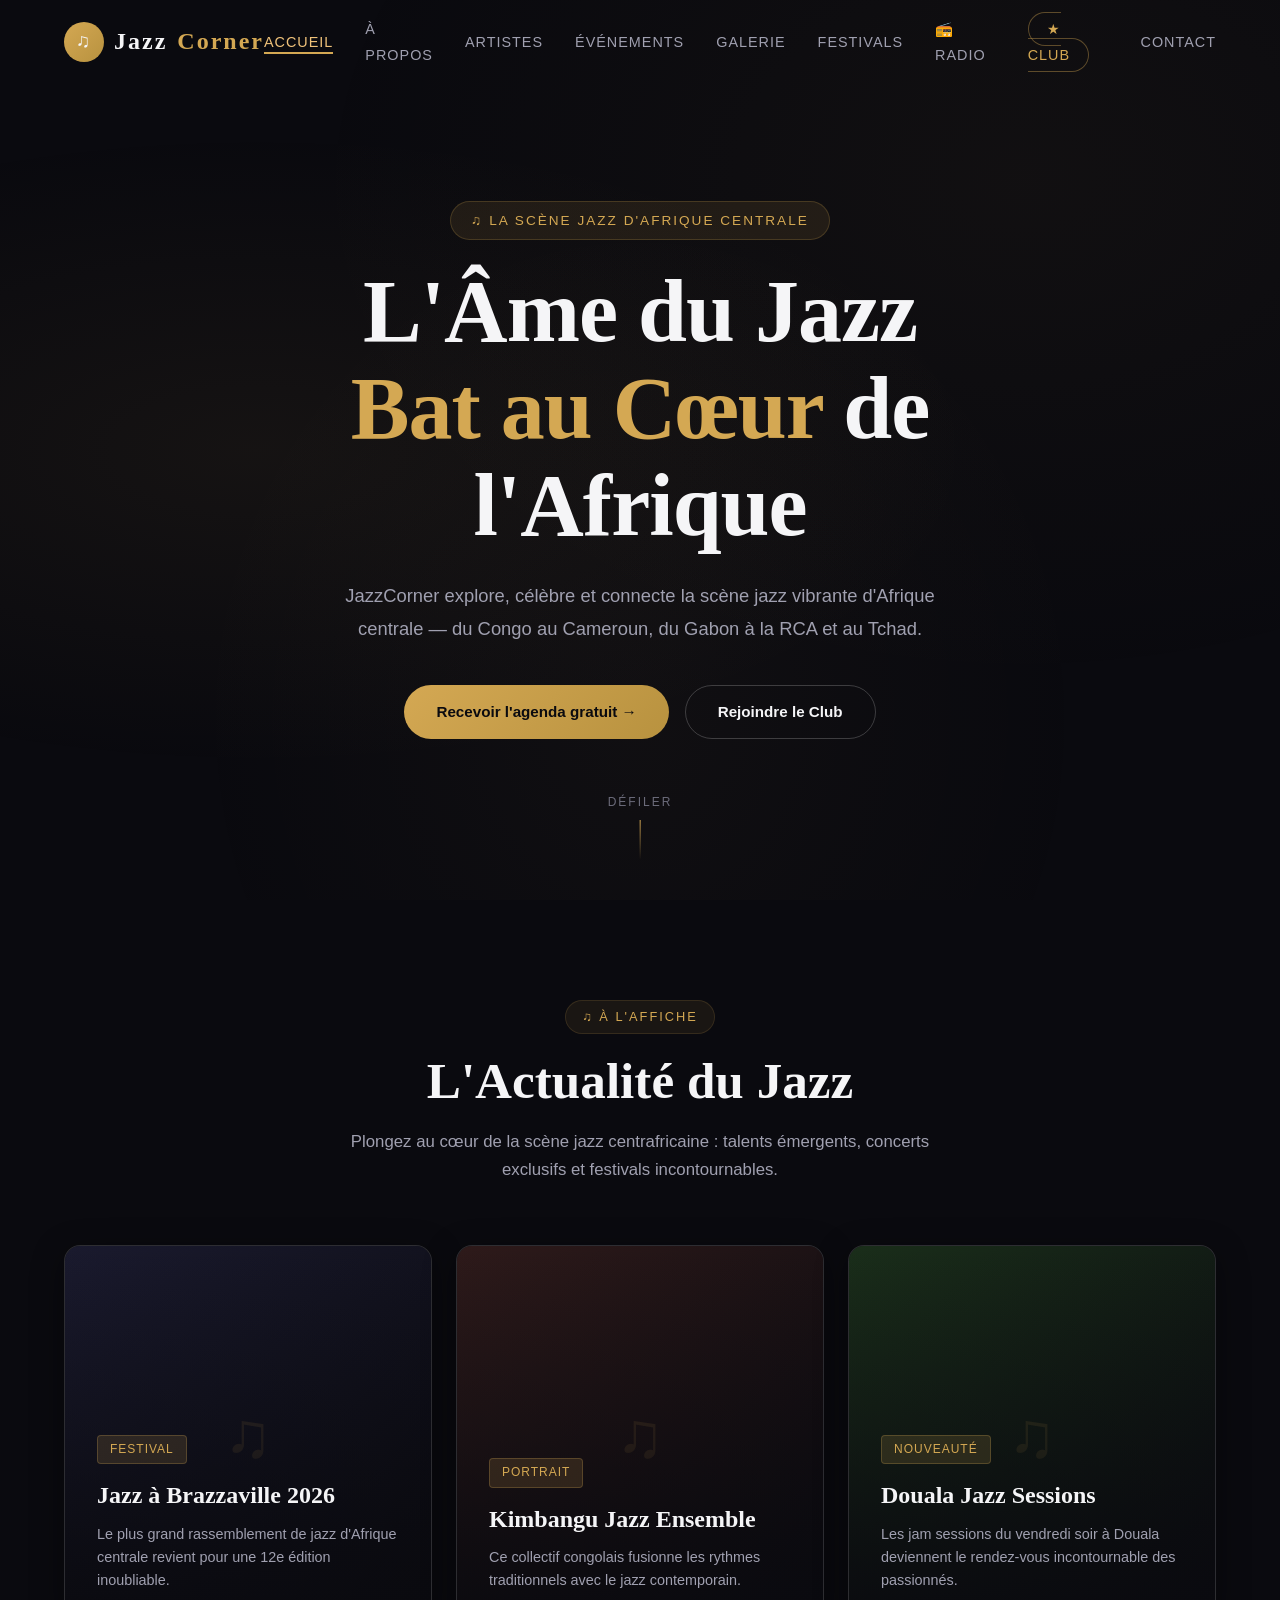
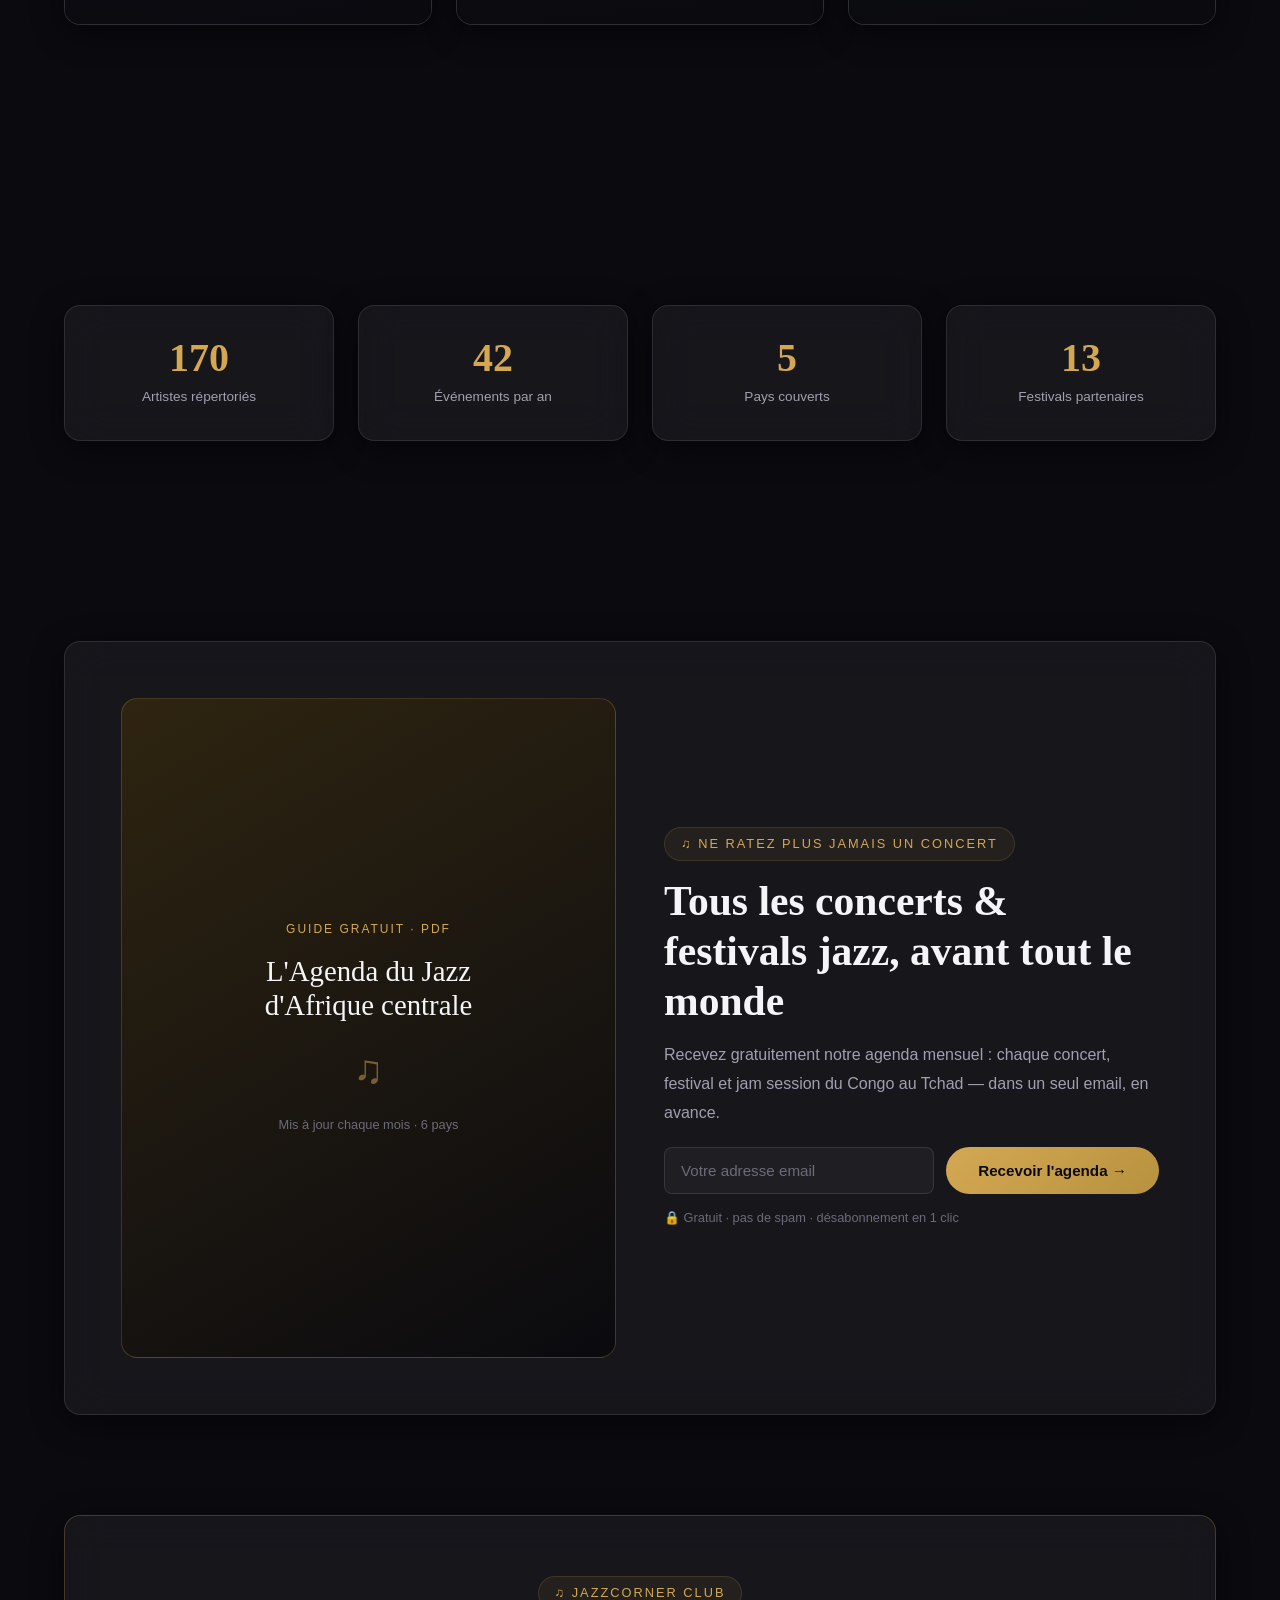
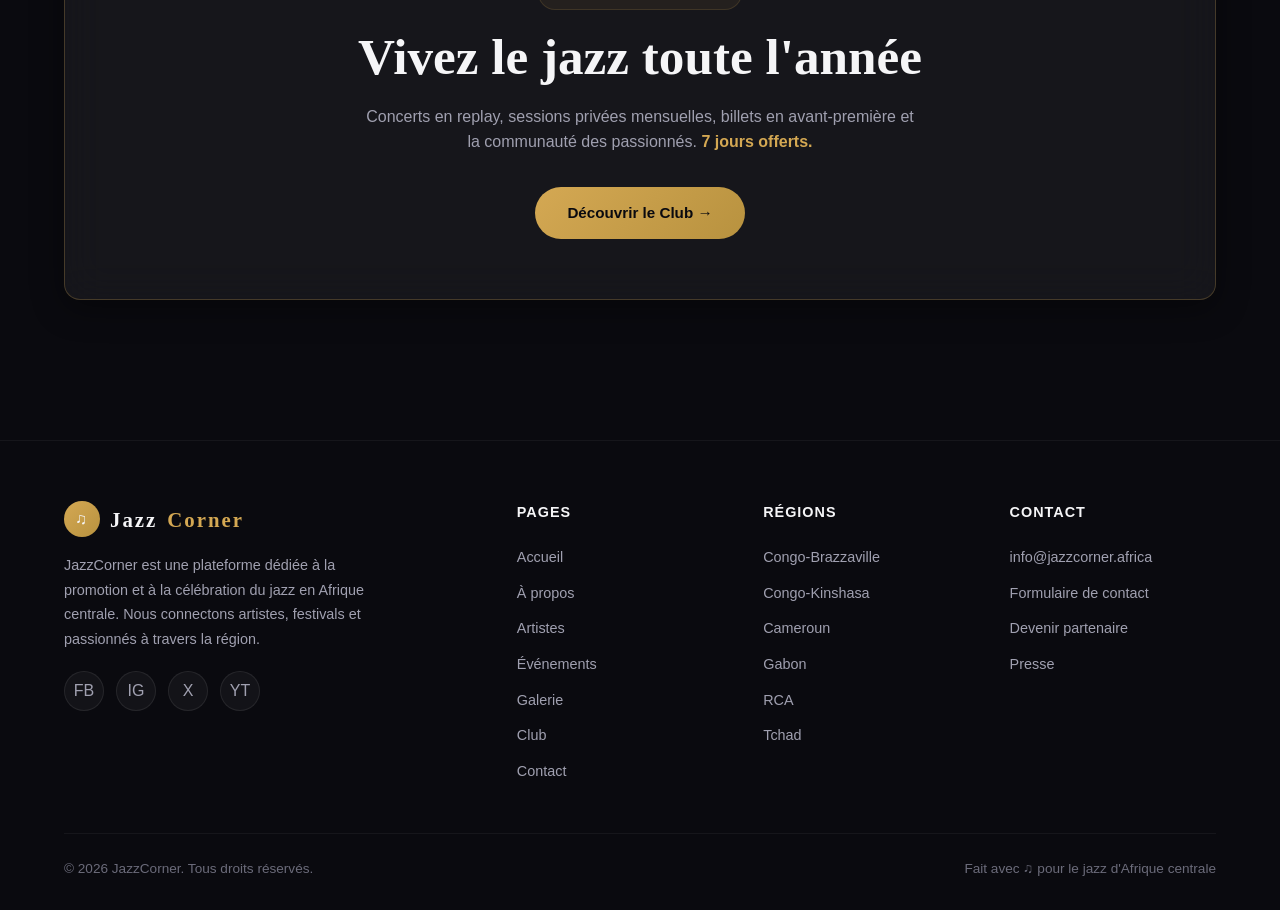
<file: index.html>
<!DOCTYPE html>
<html lang="fr">
<head>
  <meta charset="UTF-8">
  <script>document.documentElement.classList.add('js');</script>
  <meta name="viewport" content="width=device-width, initial-scale=1.0">
  <title>JazzCornerOfTheWorld – Le Jazz d'Afrique Centrale</title>
  <meta name="description" content="JazzCorner célèbre la richesse du jazz en Afrique centrale : artistes, événements, festivals et culture jazz au Congo, Cameroun, Gabon, RCA et Tchad.">
  <link rel="stylesheet" href="css/style.css">
  <link rel="canonical" href="https://jazzcorner.africa/index.html">
  <link rel="icon" type="image/svg+xml" href="favicon.svg">
  <meta name="theme-color" content="#0a0a0f">
  <!-- Open Graph -->
  <meta property="og:type" content="website">
  <meta property="og:site_name" content="JazzCorner">
  <meta property="og:locale" content="fr_FR">
  <meta property="og:title" content="JazzCorner – Le Jazz d'Afrique Centrale">
  <meta property="og:description" content="JazzCorner célèbre la richesse du jazz en Afrique centrale : artistes, événements, festivals et culture jazz au Congo, Cameroun, Gabon, RCA et Tchad.">
  <meta property="og:url" content="https://jazzcorner.africa/index.html">
  <meta property="og:image" content="https://jazzcorner.africa/images/og-image.svg">
  <!-- Twitter Card -->
  <meta name="twitter:card" content="summary_large_image">
  <meta name="twitter:title" content="JazzCorner – Le Jazz d'Afrique Centrale">
  <meta name="twitter:description" content="JazzCorner célèbre la richesse du jazz en Afrique centrale : artistes, événements, festivals et culture jazz au Congo, Cameroun, Gabon, RCA et Tchad.">
  <meta name="twitter:image" content="https://jazzcorner.africa/images/og-image.svg">
</head>
<body>

  <!-- Navigation -->
  <nav class="navbar" role="navigation" aria-label="Navigation principale">
    <div class="container">
      <a href="index.html" class="nav-logo" aria-label="JazzCorner accueil">
        <div class="logo-icon">&#9835;</div>
        Jazz<span>Corner</span>
      </a>
      <ul class="nav-links">
        <li><a href="index.html">Accueil</a></li>
        <li><a href="a-propos.html">À propos</a></li>
        <li><a href="artistes.html">Artistes</a></li>
        <li><a href="evenements.html">Événements</a></li>
        <li><a href="galerie.html">Galerie</a></li>
        <li><a href="festivals.html">Festivals</a></li>
        <li><a href="radio.html">📻 Radio</a></li>
        <li><a href="club.html" class="nav-cta">★ Club</a></li>
        <li><a href="contact.html">Contact</a></li>
      </ul>
      <button class="nav-toggle" aria-label="Menu de navigation">
        <span></span><span></span><span></span>
      </button>
    </div>
  </nav>

  <!-- Hero -->
  <section class="hero">
    <div class="hero-content fade-in">
      <span class="hero-badge">&#9835; La scène jazz d'Afrique centrale</span>
      <h1>L'Âme du Jazz<br><span class="highlight">Bat au Cœur</span> de l'Afrique</h1>
      <p>JazzCorner explore, célèbre et connecte la scène jazz vibrante d'Afrique centrale — du Congo au Cameroun, du Gabon à la RCA et au Tchad.</p>
      <div class="hero-cta">
        <a href="#agenda" class="btn btn-primary">Recevoir l'agenda gratuit &rarr;</a>
        <a href="club.html" class="btn btn-secondary">Rejoindre le Club</a>
      </div>
    </div>
    <div class="hero-scroll">
      <span>Défiler</span>
      <div class="scroll-line"></div>
    </div>
  </section>

  <!-- Featured -->
  <section class="section">
    <div class="container">
      <div class="section-header fade-in">
        <span class="section-tag">&#9835; À l'affiche</span>
        <h2 class="section-title">L'Actualité du Jazz</h2>
        <p class="section-subtitle">Plongez au cœur de la scène jazz centrafricaine : talents émergents, concerts exclusifs et festivals incontournables.</p>
      </div>
      <div class="featured-grid">
        <article class="featured-card glass fade-in">
          <div class="featured-card-bg">
            <div style="width:100%;height:100%;background:linear-gradient(135deg,#1a1a2e,#0a0a0f);display:flex;align-items:center;justify-content:center;font-size:4rem;color:rgba(212,168,83,0.15);">&#9835;</div>
          </div>
          <div class="featured-card-overlay"></div>
          <div class="featured-card-content">
            <span class="featured-card-tag">Festival</span>
            <h3>Jazz à Brazzaville 2026</h3>
            <p>Le plus grand rassemblement de jazz d'Afrique centrale revient pour une 12e édition inoubliable.</p>
          </div>
        </article>
        <article class="featured-card glass fade-in">
          <div class="featured-card-bg">
            <div style="width:100%;height:100%;background:linear-gradient(135deg,#2e1a1a,#0a0a0f);display:flex;align-items:center;justify-content:center;font-size:4rem;color:rgba(212,168,83,0.15);">&#9835;</div>
          </div>
          <div class="featured-card-overlay"></div>
          <div class="featured-card-content">
            <span class="featured-card-tag">Portrait</span>
            <h3>Kimbangu Jazz Ensemble</h3>
            <p>Ce collectif congolais fusionne les rythmes traditionnels avec le jazz contemporain.</p>
          </div>
        </article>
        <article class="featured-card glass fade-in">
          <div class="featured-card-bg">
            <div style="width:100%;height:100%;background:linear-gradient(135deg,#1a2e1a,#0a0a0f);display:flex;align-items:center;justify-content:center;font-size:4rem;color:rgba(212,168,83,0.15);">&#9835;</div>
          </div>
          <div class="featured-card-overlay"></div>
          <div class="featured-card-content">
            <span class="featured-card-tag">Nouveauté</span>
            <h3>Douala Jazz Sessions</h3>
            <p>Les jam sessions du vendredi soir à Douala deviennent le rendez-vous incontournable des passionnés.</p>
          </div>
        </article>
      </div>
    </div>
  </section>

  <!-- Stats -->
  <section class="section">
    <div class="container">
      <div class="stats-grid">
        <div class="stat-card glass fade-in">
          <div class="stat-number" data-count="200">0</div>
          <p>Artistes répertoriés</p>
        </div>
        <div class="stat-card glass fade-in">
          <div class="stat-number" data-count="50">0</div>
          <p>Événements par an</p>
        </div>
        <div class="stat-card glass fade-in">
          <div class="stat-number" data-count="6">0</div>
          <p>Pays couverts</p>
        </div>
        <div class="stat-card glass fade-in">
          <div class="stat-number" data-count="15">0</div>
          <p>Festivals partenaires</p>
        </div>
      </div>
    </div>
  </section>

  <!-- Lead Magnet — L'Agenda Jazz -->
  <section class="section" id="agenda">
    <div class="container">
      <div class="glass leadmagnet fade-in">
        <div class="lm-cover">
          <span class="lm-cover-note">Guide gratuit · PDF</span>
          <span class="lm-cover-title">L'Agenda du Jazz<br>d'Afrique centrale</span>
          <span style="font-size:2.5rem;color:rgba(212,168,83,0.5);">&#9835;</span>
          <span style="font-size:0.8rem;color:var(--text-muted);">Mis à jour chaque mois · 6 pays</span>
        </div>
        <div>
          <span class="section-tag">&#9835; Ne ratez plus jamais un concert</span>
          <h2 class="section-title" style="font-size:clamp(1.8rem,4vw,2.6rem);margin-bottom:14px;">Tous les concerts &amp; festivals jazz, avant tout le monde</h2>
          <p style="color:var(--text-secondary);line-height:1.8;">Recevez gratuitement notre agenda mensuel : chaque concert, festival et jam session du Congo au Tchad — dans un seul email, en avance.</p>
          <form class="lm-form" data-redirect="merci-agenda.html">
            <input type="email" placeholder="Votre adresse email" class="form-control" required aria-label="Votre adresse email">
            <button type="submit" class="btn btn-primary">Recevoir l'agenda &rarr;</button>
          </form>
          <p class="lm-trust">&#128274; Gratuit · pas de spam · désabonnement en 1 clic</p>
        </div>
      </div>
    </div>
  </section>

  <!-- Club teaser -->
  <section class="section" style="padding-top:0;">
    <div class="container">
      <div class="glass-card fade-in" style="text-align:center;padding:60px 32px;border:1px solid rgba(212,168,83,0.25);">
        <span class="section-tag">&#9835; JazzCorner Club</span>
        <h2 class="section-title" style="margin-bottom:16px;">Vivez le jazz toute l'année</h2>
        <p style="color:var(--text-secondary);max-width:560px;margin:0 auto 32px;">Concerts en replay, sessions privées mensuelles, billets en avant-première et la communauté des passionnés. <strong style="color:var(--gold);">7 jours offerts.</strong></p>
        <a href="club.html" class="btn btn-primary">Découvrir le Club &rarr;</a>
      </div>
    </div>
  </section>

  <!-- Footer -->
  <footer class="footer">
    <div class="container">
      <div class="footer-grid">
        <div class="footer-brand">
          <a href="index.html" class="nav-logo" style="font-size:1.3rem;">
            <div class="logo-icon" style="width:36px;height:36px;font-size:1rem;">&#9835;</div>
            Jazz<span>Corner</span>
          </a>
          <p>JazzCorner est une plateforme dédiée à la promotion et à la célébration du jazz en Afrique centrale. Nous connectons artistes, festivals et passionnés à travers la région.</p>
          <div class="footer-social">
            <a href="#" aria-label="Facebook">FB</a>
            <a href="#" aria-label="Instagram">IG</a>
            <a href="#" aria-label="Twitter">X</a>
            <a href="#" aria-label="YouTube">YT</a>
          </div>
        </div>
        <div>
          <h4>Pages</h4>
          <ul>
            <li><a href="index.html">Accueil</a></li>
            <li><a href="a-propos.html">À propos</a></li>
            <li><a href="artistes.html">Artistes</a></li>
            <li><a href="evenements.html">Événements</a></li>
            <li><a href="galerie.html">Galerie</a></li>
            <li><a href="club.html">Club</a></li>
            <li><a href="contact.html">Contact</a></li>
          </ul>
        </div>
        <div>
          <h4>Régions</h4>
          <ul>
            <li><a href="#">Congo-Brazzaville</a></li>
            <li><a href="#">Congo-Kinshasa</a></li>
            <li><a href="#">Cameroun</a></li>
            <li><a href="#">Gabon</a></li>
            <li><a href="#">RCA</a></li>
            <li><a href="#">Tchad</a></li>
          </ul>
        </div>
        <div>
          <h4>Contact</h4>
          <ul>
            <li><a href="mailto:info@jazzcorner.africa">info@jazzcorner.africa</a></li>
            <li><a href="contact.html">Formulaire de contact</a></li>
            <li><a href="#">Devenir partenaire</a></li>
            <li><a href="#">Presse</a></li>
          </ul>
        </div>
      </div>
      <div class="footer-bottom">
        <p>&copy; 2026 JazzCorner. Tous droits réservés.</p>
        <p>Fait avec &#9835; pour le jazz d'Afrique centrale</p>
      </div>
    </div>
  </footer>

  <script src="js/main.js"></script>
</body>
</html>
</file>
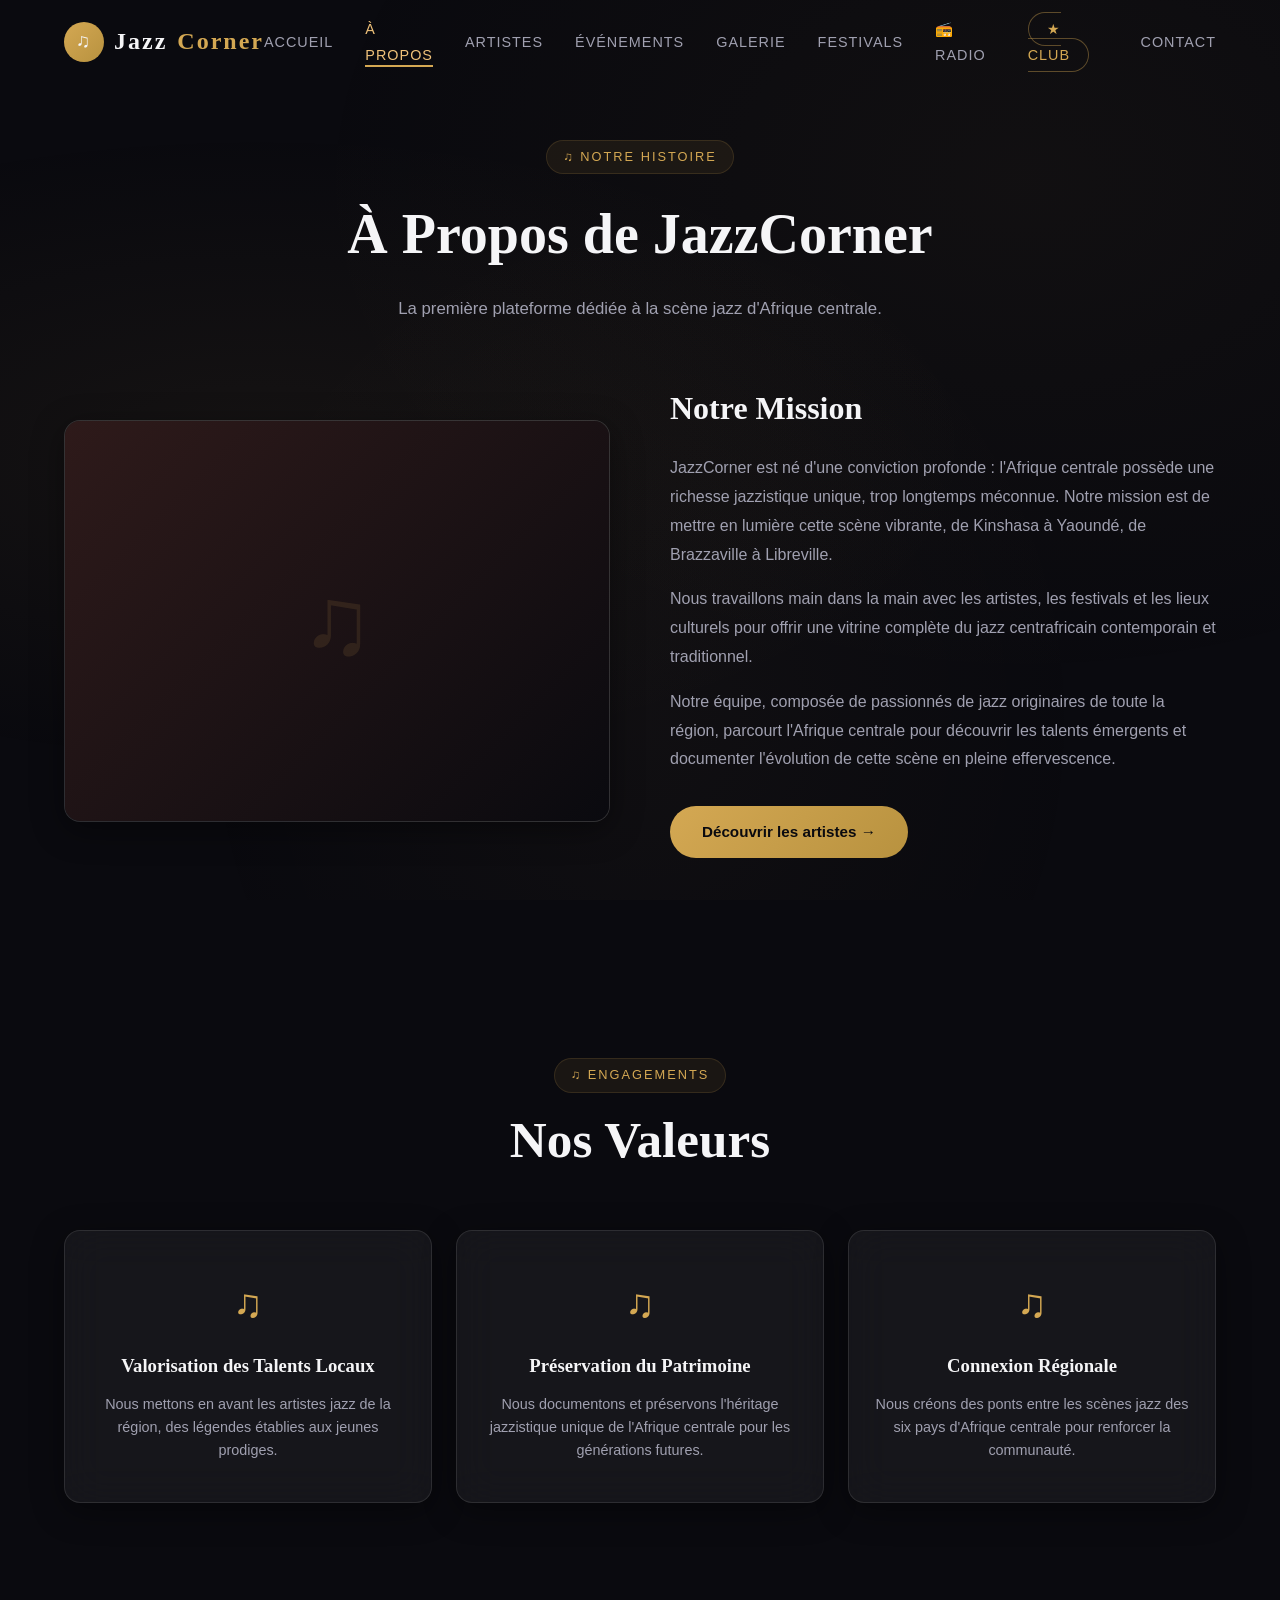
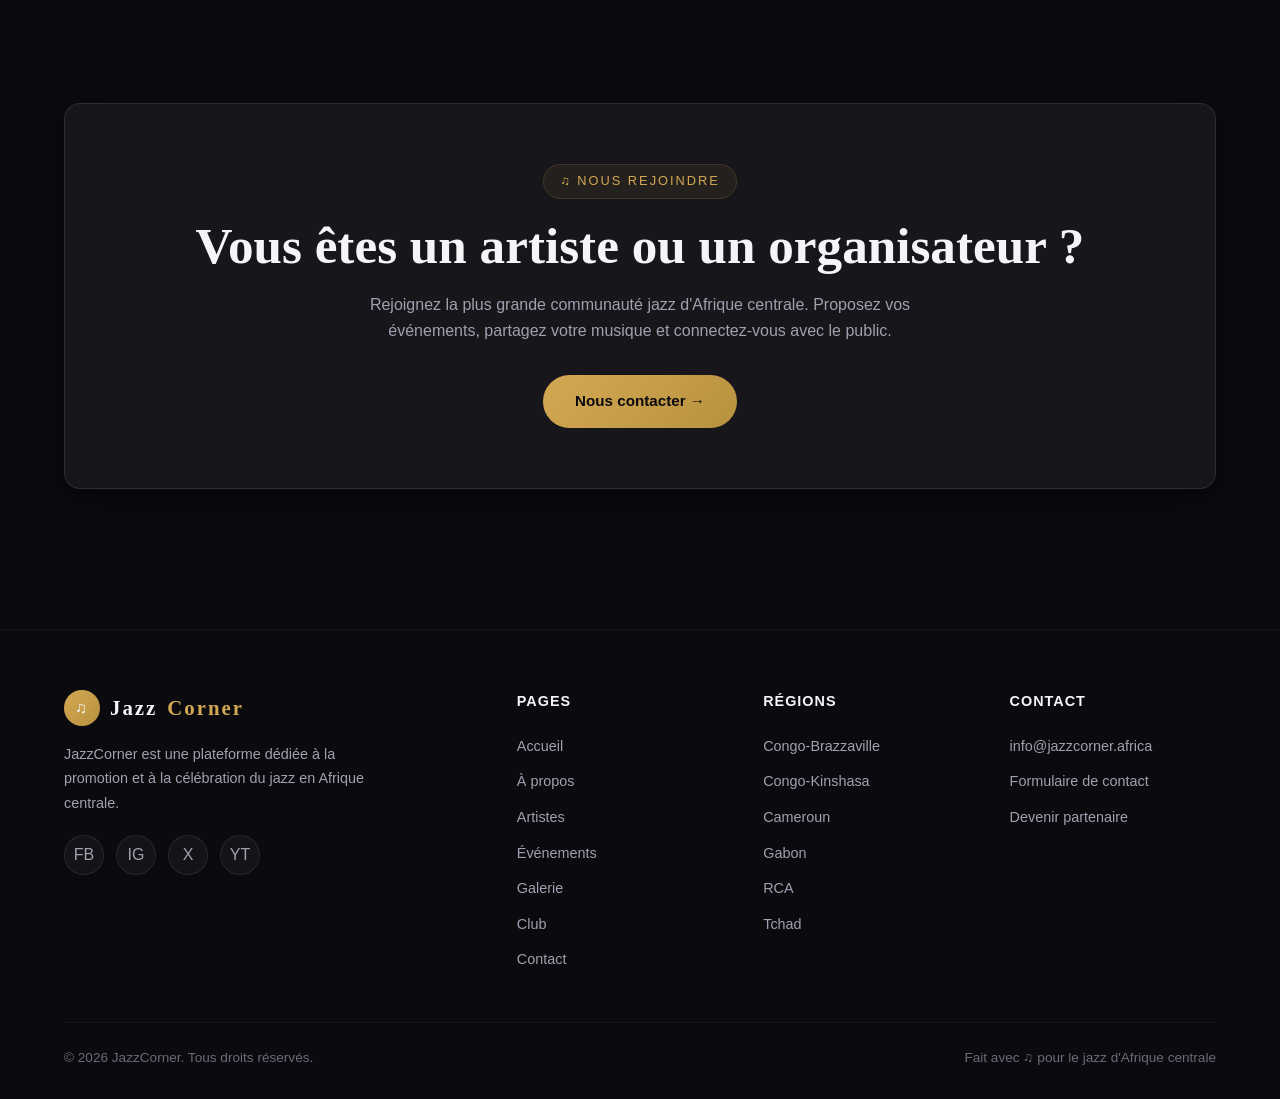
<file: a-propos.html>
<!DOCTYPE html>
<html lang="fr">
<head>
  <meta charset="UTF-8">
  <script>document.documentElement.classList.add('js');</script>
  <meta name="viewport" content="width=device-width, initial-scale=1.0">
  <title>À propos – JazzCorner</title>
  <meta name="description" content="Découvrez JazzCorner : notre mission, notre histoire et notre engagement pour la promotion du jazz en Afrique centrale.">
  <link rel="stylesheet" href="css/style.css">
  <link rel="canonical" href="https://jazzcorner.africa/a-propos.html">
  <link rel="icon" type="image/svg+xml" href="favicon.svg">
  <meta name="theme-color" content="#0a0a0f">
  <!-- Open Graph -->
  <meta property="og:type" content="website">
  <meta property="og:site_name" content="JazzCorner">
  <meta property="og:locale" content="fr_FR">
  <meta property="og:title" content="À propos – JazzCorner">
  <meta property="og:description" content="Découvrez JazzCorner : notre mission, notre histoire et notre engagement pour la promotion du jazz en Afrique centrale.">
  <meta property="og:url" content="https://jazzcorner.africa/a-propos.html">
  <meta property="og:image" content="https://jazzcorner.africa/images/og-image.svg">
  <!-- Twitter Card -->
  <meta name="twitter:card" content="summary_large_image">
  <meta name="twitter:title" content="À propos – JazzCorner">
  <meta name="twitter:description" content="Découvrez JazzCorner : notre mission, notre histoire et notre engagement pour la promotion du jazz en Afrique centrale.">
  <meta name="twitter:image" content="https://jazzcorner.africa/images/og-image.svg">
</head>
<body>

  <nav class="navbar" role="navigation" aria-label="Navigation principale">
    <div class="container">
      <a href="index.html" class="nav-logo">
        <div class="logo-icon">&#9835;</div>
        Jazz<span>Corner</span>
      </a>
      <ul class="nav-links">
        <li><a href="index.html">Accueil</a></li>
        <li><a href="a-propos.html">À propos</a></li>
        <li><a href="artistes.html">Artistes</a></li>
        <li><a href="evenements.html">Événements</a></li>
        <li><a href="galerie.html">Galerie</a></li>
        <li><a href="festivals.html">Festivals</a></li>
        <li><a href="radio.html">📻 Radio</a></li>
        <li><a href="club.html" class="nav-cta">★ Club</a></li>
        <li><a href="contact.html">Contact</a></li>
      </ul>
      <button class="nav-toggle" aria-label="Menu de navigation">
        <span></span><span></span><span></span>
      </button>
    </div>
  </nav>

  <section class="page-header fade-in">
    <span class="section-tag">&#9835; Notre histoire</span>
    <h1 class="page-title">À Propos de JazzCorner</h1>
    <p>La première plateforme dédiée à la scène jazz d'Afrique centrale.</p>
  </section>

  <section class="section" style="padding-top:0;">
    <div class="container">
      <div class="about-content">
        <div class="about-image glass fade-in">
          <div style="width:100%;height:400px;background:linear-gradient(135deg,#2e1a1a,#0a0a0f);display:flex;align-items:center;justify-content:center;font-size:6rem;color:rgba(212,168,83,0.12);">&#9835;</div>
        </div>
        <div class="about-text fade-in">
          <h2>Notre Mission</h2>
          <p>JazzCorner est né d'une conviction profonde : l'Afrique centrale possède une richesse jazzistique unique, trop longtemps méconnue. Notre mission est de mettre en lumière cette scène vibrante, de Kinshasa à Yaoundé, de Brazzaville à Libreville.</p>
          <p>Nous travaillons main dans la main avec les artistes, les festivals et les lieux culturels pour offrir une vitrine complète du jazz centrafricain contemporain et traditionnel.</p>
          <p>Notre équipe, composée de passionnés de jazz originaires de toute la région, parcourt l'Afrique centrale pour découvrir les talents émergents et documenter l'évolution de cette scène en pleine effervescence.</p>
          <a href="artistes.html" class="btn btn-primary" style="margin-top:16px;">Découvrir les artistes &rarr;</a>
        </div>
      </div>
    </div>
  </section>

  <section class="section">
    <div class="container">
      <div class="section-header fade-in">
        <span class="section-tag">&#9835; Engagements</span>
        <h2 class="section-title">Nos Valeurs</h2>
      </div>
      <div style="display:grid;grid-template-columns:repeat(auto-fit,minmax(280px,1fr));gap:24px;">
        <div class="glass-card fade-in" style="text-align:center;padding:40px 24px;">
          <div style="font-size:2.5rem;margin-bottom:16px;color:var(--gold);">&#9835;</div>
          <h3 style="font-family:var(--font-display);margin-bottom:12px;">Valorisation des Talents Locaux</h3>
          <p style="color:var(--text-secondary);font-size:0.9rem;">Nous mettons en avant les artistes jazz de la région, des légendes établies aux jeunes prodiges.</p>
        </div>
        <div class="glass-card fade-in" style="text-align:center;padding:40px 24px;">
          <div style="font-size:2.5rem;margin-bottom:16px;color:var(--gold);">&#9835;</div>
          <h3 style="font-family:var(--font-display);margin-bottom:12px;">Préservation du Patrimoine</h3>
          <p style="color:var(--text-secondary);font-size:0.9rem;">Nous documentons et préservons l'héritage jazzistique unique de l'Afrique centrale pour les générations futures.</p>
        </div>
        <div class="glass-card fade-in" style="text-align:center;padding:40px 24px;">
          <div style="font-size:2.5rem;margin-bottom:16px;color:var(--gold);">&#9835;</div>
          <h3 style="font-family:var(--font-display);margin-bottom:12px;">Connexion Régionale</h3>
          <p style="color:var(--text-secondary);font-size:0.9rem;">Nous créons des ponts entre les scènes jazz des six pays d'Afrique centrale pour renforcer la communauté.</p>
        </div>
      </div>
    </div>
  </section>

  <section class="section">
    <div class="container">
      <div class="glass-card fade-in" style="text-align:center;padding:60px 32px;">
        <span class="section-tag">&#9835; Nous rejoindre</span>
        <h2 class="section-title" style="margin-bottom:16px;">Vous êtes un artiste ou un organisateur ?</h2>
        <p style="color:var(--text-secondary);max-width:550px;margin:0 auto 32px;">Rejoignez la plus grande communauté jazz d'Afrique centrale. Proposez vos événements, partagez votre musique et connectez-vous avec le public.</p>
        <a href="contact.html" class="btn btn-primary">Nous contacter &rarr;</a>
      </div>
    </div>
  </section>

  <footer class="footer">
    <div class="container">
      <div class="footer-grid">
        <div class="footer-brand">
          <a href="index.html" class="nav-logo" style="font-size:1.3rem;">
            <div class="logo-icon" style="width:36px;height:36px;font-size:1rem;">&#9835;</div>
            Jazz<span>Corner</span>
          </a>
          <p>JazzCorner est une plateforme dédiée à la promotion et à la célébration du jazz en Afrique centrale.</p>
          <div class="footer-social">
            <a href="#" aria-label="Facebook">FB</a>
            <a href="#" aria-label="Instagram">IG</a>
            <a href="#" aria-label="Twitter">X</a>
            <a href="#" aria-label="YouTube">YT</a>
          </div>
        </div>
        <div>
          <h4>Pages</h4>
          <ul>
            <li><a href="index.html">Accueil</a></li>
            <li><a href="a-propos.html">À propos</a></li>
            <li><a href="artistes.html">Artistes</a></li>
            <li><a href="evenements.html">Événements</a></li>
            <li><a href="galerie.html">Galerie</a></li>
            <li><a href="club.html">Club</a></li>
            <li><a href="contact.html">Contact</a></li>
          </ul>
        </div>
        <div>
          <h4>Régions</h4>
          <ul>
            <li><a href="#">Congo-Brazzaville</a></li>
            <li><a href="#">Congo-Kinshasa</a></li>
            <li><a href="#">Cameroun</a></li>
            <li><a href="#">Gabon</a></li>
            <li><a href="#">RCA</a></li>
            <li><a href="#">Tchad</a></li>
          </ul>
        </div>
        <div>
          <h4>Contact</h4>
          <ul>
            <li><a href="mailto:info@jazzcorner.africa">info@jazzcorner.africa</a></li>
            <li><a href="contact.html">Formulaire de contact</a></li>
            <li><a href="#">Devenir partenaire</a></li>
          </ul>
        </div>
      </div>
      <div class="footer-bottom">
        <p>&copy; 2026 JazzCorner. Tous droits réservés.</p>
        <p>Fait avec &#9835; pour le jazz d'Afrique centrale</p>
      </div>
    </div>
  </footer>

  <script src="js/main.js"></script>
</body>
</html>
</file>
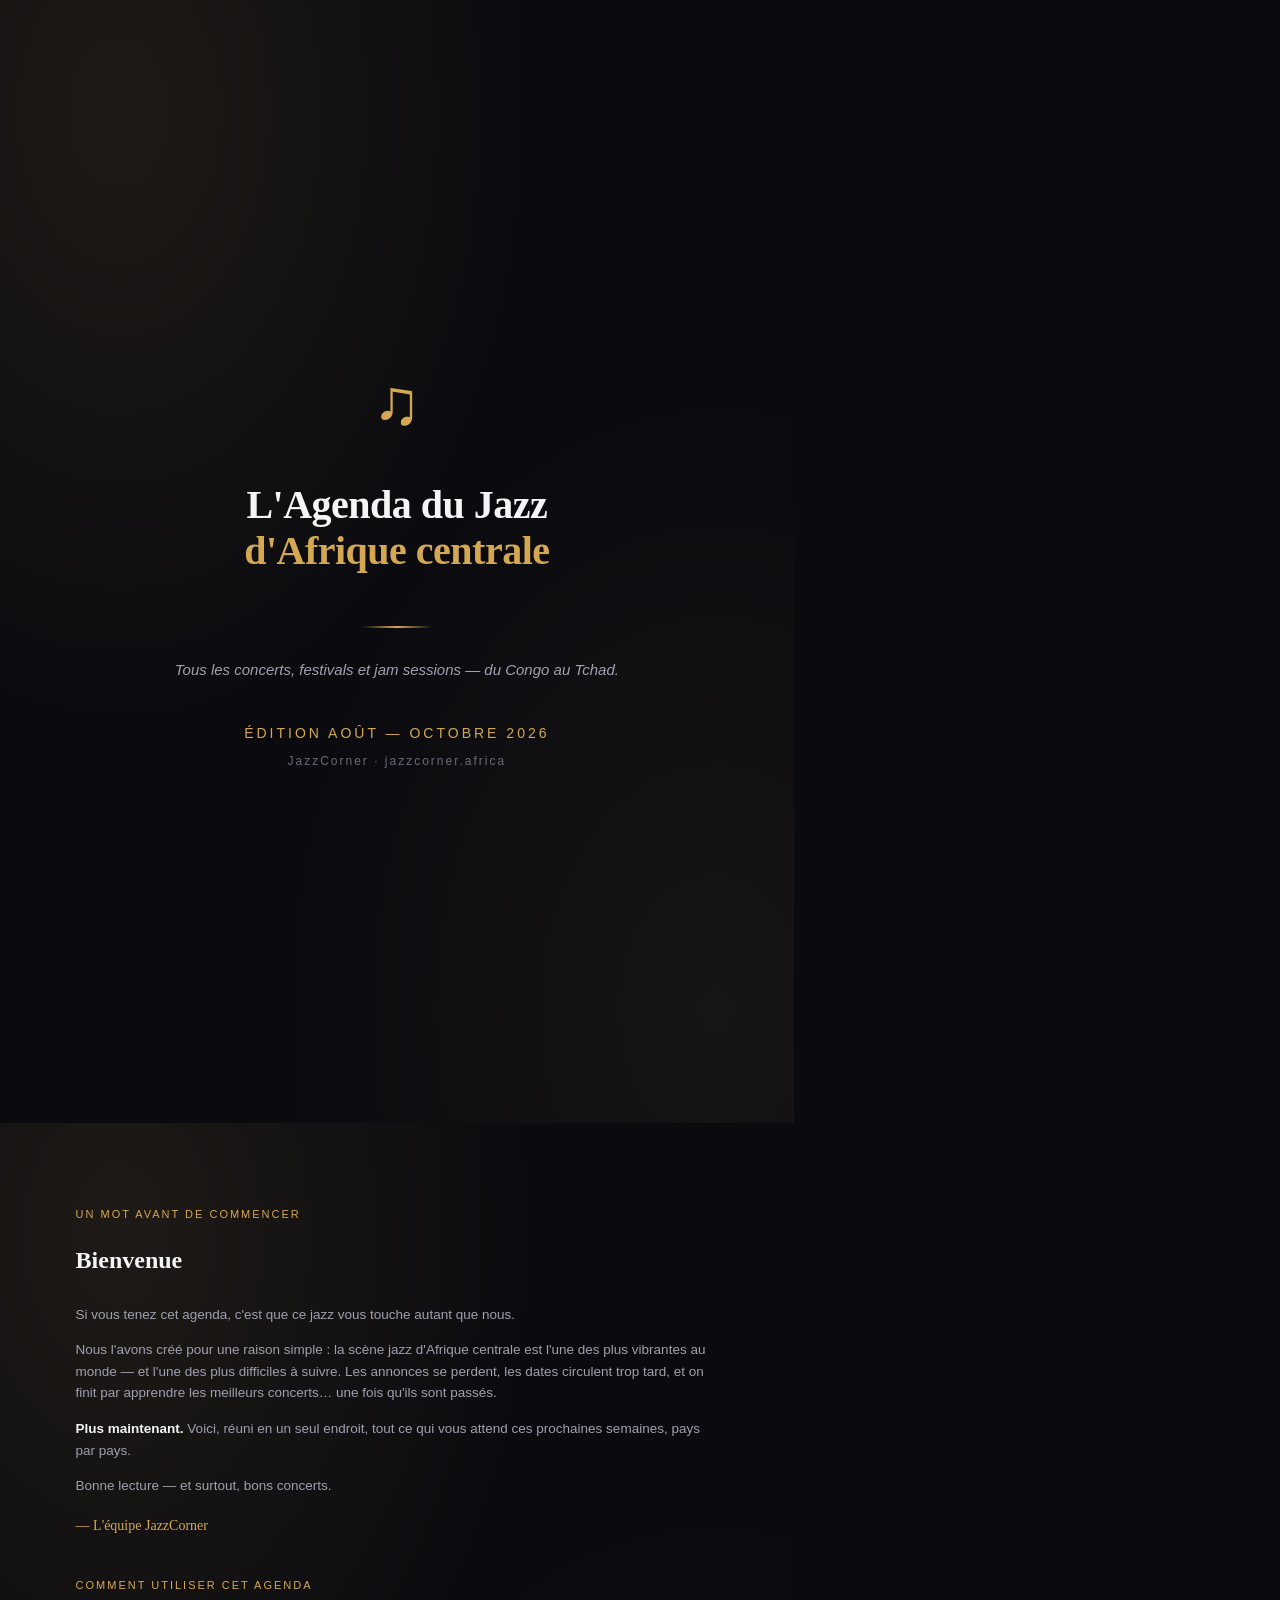
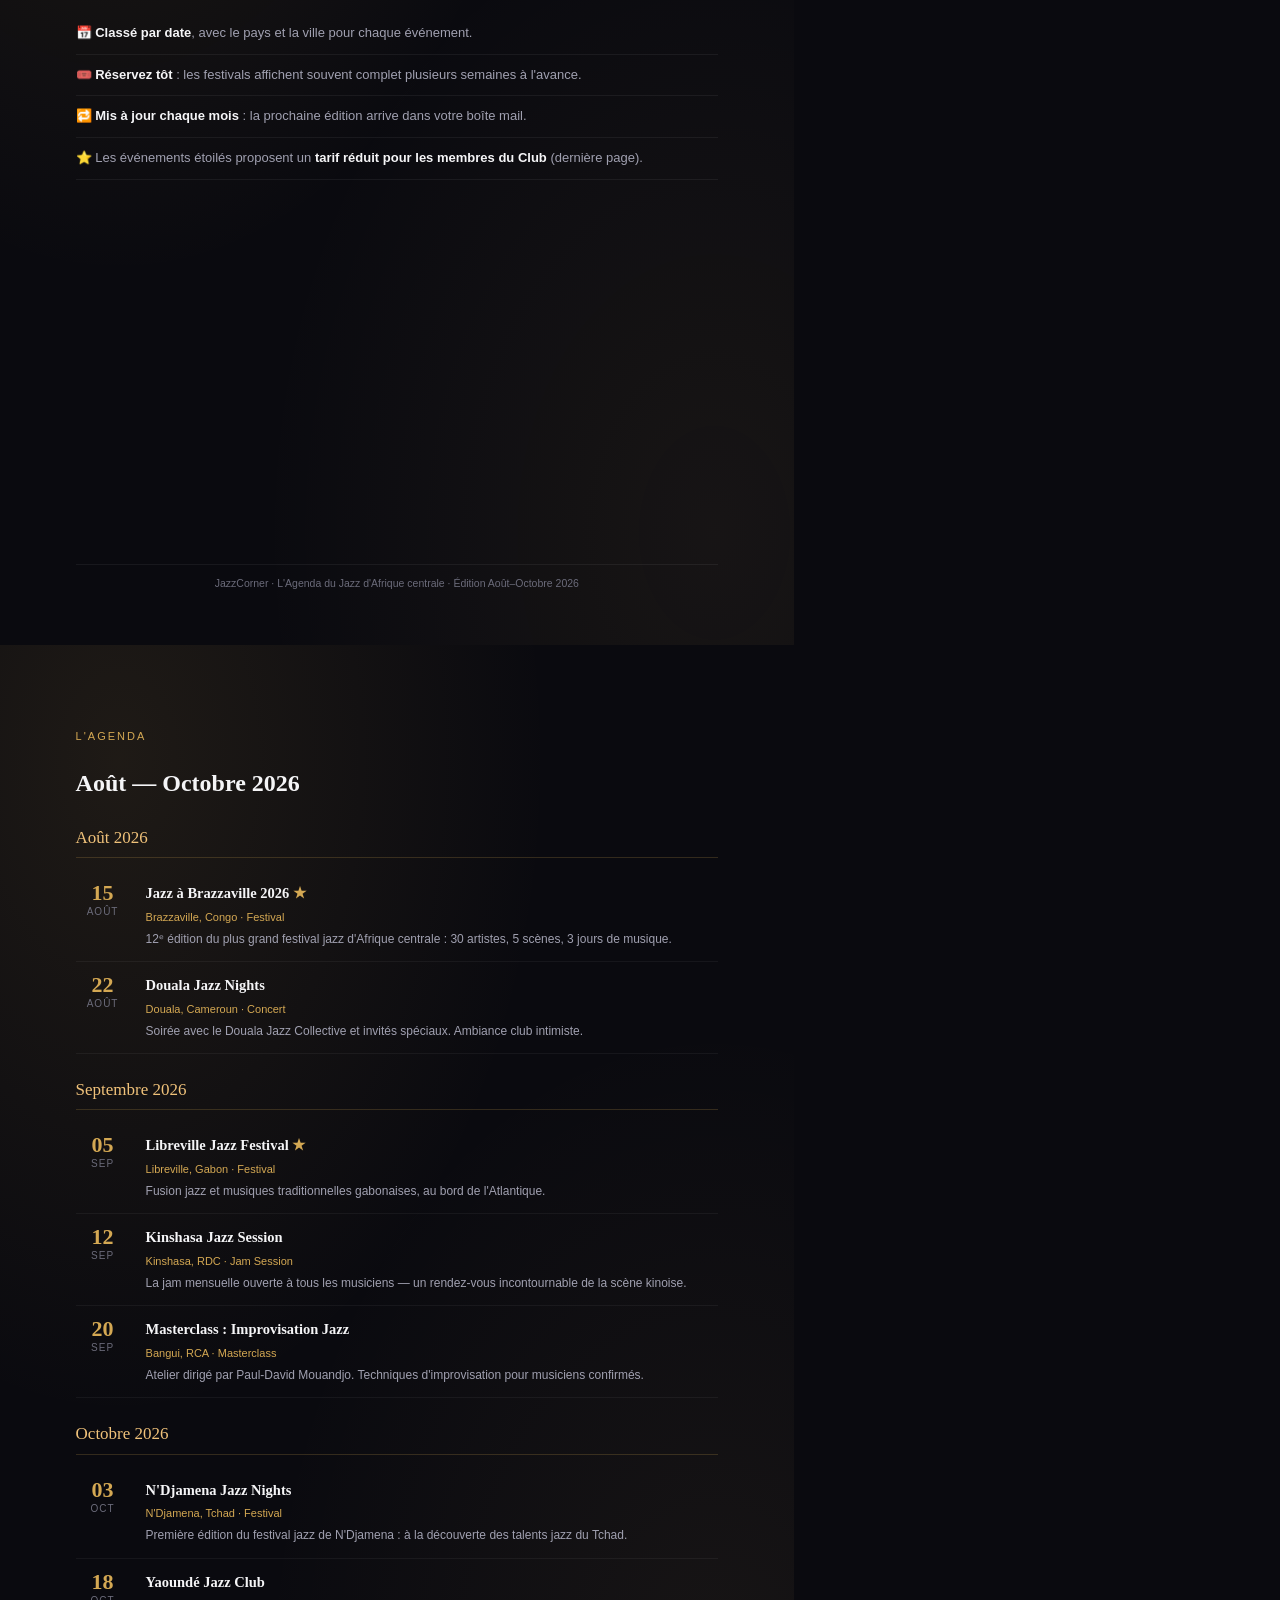
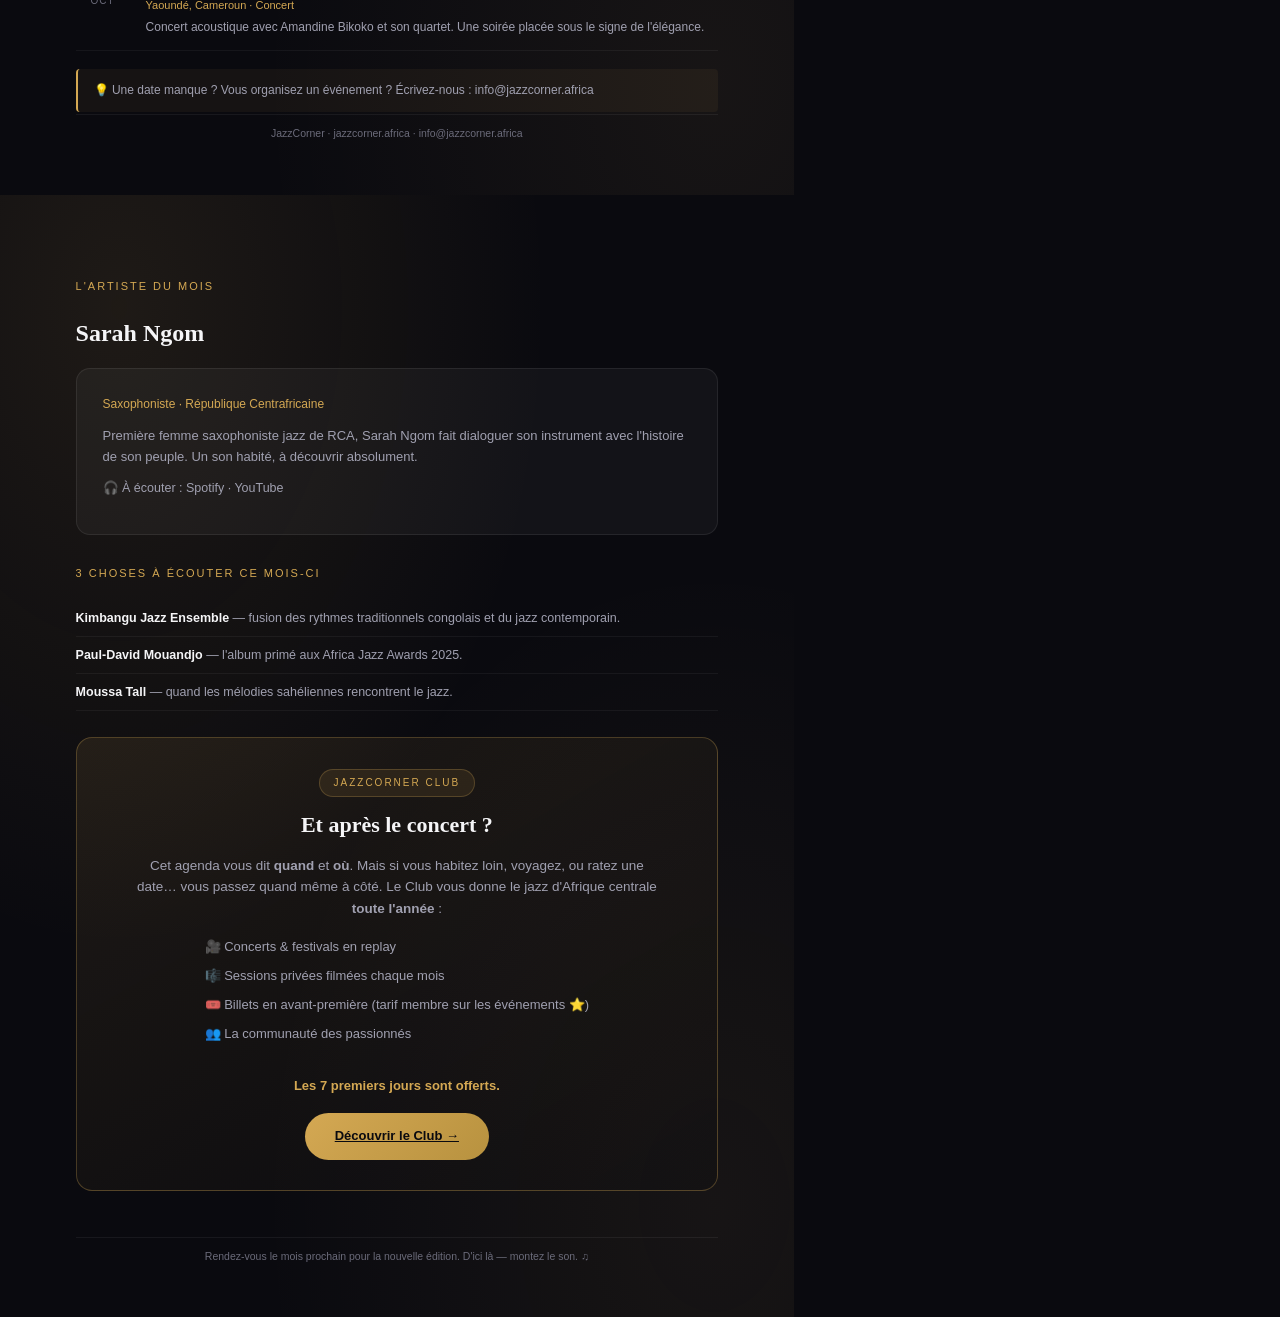
<file: agenda-jazz.html>
<!DOCTYPE html>
<html lang="fr">
<head>
  <meta charset="UTF-8">
  <script>document.documentElement.classList.add('js');</script>
<title>L'Agenda du Jazz d'Afrique centrale — Août–Octobre 2026</title>
<style>
  @page { size: A4; margin: 0; }
  * { margin: 0; padding: 0; box-sizing: border-box; -webkit-print-color-adjust: exact; print-color-adjust: exact; }
  :root {
    --bg: #0a0a0f; --bg2: #12121a; --gold: #d4a853; --gold-light: #f0c27a;
    --text: #f5f5f7; --muted: #a0a0b0; --dim: #6b6b7a;
    --serif: Georgia, 'Times New Roman', serif;
    --sans: 'Segoe UI', Roboto, -apple-system, sans-serif;
  }
  body { font-family: var(--sans); color: var(--text); background: var(--bg); line-height: 1.6; }
  .page {
    width: 210mm; min-height: 297mm; padding: 22mm 20mm; position: relative;
    background:
      radial-gradient(ellipse at 15% 10%, rgba(212,168,83,0.10) 0%, transparent 45%),
      radial-gradient(ellipse at 90% 90%, rgba(240,194,122,0.06) 0%, transparent 45%),
      var(--bg);
    page-break-after: always; overflow: hidden;
  }
  .page:last-child { page-break-after: auto; }
  h1, h2, h3, .serif { font-family: var(--serif); }
  .gold { color: var(--gold); }
  .tag {
    display: inline-block; padding: 5px 14px; border-radius: 50px;
    background: rgba(212,168,83,0.10); border: 1px solid rgba(212,168,83,0.25);
    color: var(--gold); font-size: 10px; text-transform: uppercase; letter-spacing: 2px;
  }

  /* COVER */
  .cover { display: flex; flex-direction: column; justify-content: center; text-align: center; }
  .cover .note-icon { font-size: 64px; color: var(--gold); margin-bottom: 28px; }
  .cover h1 { font-size: 40px; line-height: 1.15; letter-spacing: -0.5px; margin-bottom: 22px; }
  .cover h1 .gold { display: block; }
  .cover .sub { color: var(--muted); font-size: 15px; max-width: 130mm; margin: 0 auto 40px; font-style: italic; }
  .cover .edition { color: var(--gold); font-size: 14px; letter-spacing: 3px; text-transform: uppercase; }
  .cover .brand { color: var(--dim); font-size: 12px; letter-spacing: 2px; margin-top: 8px; }
  .cover .rule { width: 70px; height: 2px; background: linear-gradient(90deg, transparent, var(--gold), transparent); margin: 30px auto; }

  /* SECTIONS */
  .section-title { font-size: 24px; margin-bottom: 4px; }
  .section-kicker { color: var(--gold); font-size: 11px; letter-spacing: 2px; text-transform: uppercase; margin-bottom: 18px; }
  .lead { color: var(--muted); font-size: 13.5px; margin-bottom: 14px; }
  .lead strong { color: var(--text); }
  .sign { color: var(--gold); font-family: var(--serif); font-size: 14px; margin-top: 18px; }

  .howto { list-style: none; margin: 10px 0; }
  .howto li { padding: 10px 0; border-bottom: 1px solid rgba(255,255,255,0.06); color: var(--muted); font-size: 13px; }
  .howto li b { color: var(--text); }

  /* MONTH + EVENTS */
  .month { color: var(--gold-light); font-family: var(--serif); font-size: 17px; margin: 22px 0 12px; border-bottom: 1px solid rgba(212,168,83,0.2); padding-bottom: 6px; }
  .event { display: flex; gap: 16px; padding: 12px 0; border-bottom: 1px solid rgba(255,255,255,0.05); }
  .event .date { min-width: 54px; text-align: center; }
  .event .date .d { font-family: var(--serif); font-size: 22px; font-weight: 700; color: var(--gold); line-height: 1; }
  .event .date .m { font-size: 10px; text-transform: uppercase; letter-spacing: 1px; color: var(--dim); }
  .event .body h4 { font-family: var(--serif); font-size: 14.5px; margin-bottom: 3px; }
  .event .body .meta { color: var(--gold); font-size: 11px; margin-bottom: 4px; }
  .event .body p { color: var(--muted); font-size: 12px; }
  .star { color: var(--gold); }
  .callout { margin-top: 18px; padding: 12px 16px; background: rgba(212,168,83,0.06); border-left: 2px solid var(--gold); border-radius: 4px; color: var(--muted); font-size: 12px; }

  /* ARTIST */
  .artist-card { padding: 26px; background: rgba(255,255,255,0.04); border: 1px solid rgba(255,255,255,0.08); border-radius: 14px; margin-top: 16px; }
  .artist-card .role { color: var(--gold); font-size: 12px; margin-bottom: 12px; }
  .artist-card p { color: var(--muted); font-size: 13px; margin-bottom: 10px; }
  .listen { list-style: none; margin-top: 10px; }
  .listen li { padding: 8px 0; border-bottom: 1px solid rgba(255,255,255,0.05); font-size: 12.5px; color: var(--muted); }
  .listen li b { color: var(--text); }

  /* CLUB CTA */
  .club { margin-top: 26px; padding: 30px; border-radius: 16px; text-align: center;
    background: linear-gradient(150deg, rgba(212,168,83,0.10), rgba(10,10,15,0.2)); border: 1px solid rgba(212,168,83,0.3); }
  .club h3 { font-size: 22px; margin: 10px 0 12px; }
  .club .perks { list-style: none; display: inline-block; text-align: left; margin: 6px auto 18px; }
  .club .perks li { color: var(--muted); font-size: 13px; padding: 4px 0; }
  .club .btn { display: inline-block; padding: 13px 30px; border-radius: 50px; background: linear-gradient(135deg, var(--gold), #b8923f); color: #0a0a0f; font-weight: 700; font-size: 13px; }
  .club .free { color: var(--gold); font-size: 13px; margin: 10px 0 16px; font-weight: 600; }

  .footer { position: absolute; bottom: 14mm; left: 20mm; right: 20mm; text-align: center; color: var(--dim); font-size: 10.5px; border-top: 1px solid rgba(255,255,255,0.06); padding-top: 10px; }
</style>
  <meta name="viewport" content="width=device-width, initial-scale=1.0">
  <meta name="description" content="L'agenda complet des concerts, festivals et jam sessions de jazz d'Afrique centrale - edition aout a octobre 2026.">
  <link rel="canonical" href="https://jazzcorner.africa/agenda-jazz.html">
  <link rel="icon" type="image/svg+xml" href="favicon.svg">
  <meta name="theme-color" content="#0a0a0f">
  <!-- Open Graph -->
  <meta property="og:type" content="website">
  <meta property="og:site_name" content="JazzCorner">
  <meta property="og:locale" content="fr_FR">
  <meta property="og:title" content="L'Agenda du Jazz d'Afrique centrale — Août–Octobre 2026">
  <meta property="og:description" content="L'agenda complet des concerts, festivals et jam sessions de jazz d'Afrique centrale - edition aout a octobre 2026.">
  <meta property="og:url" content="https://jazzcorner.africa/agenda-jazz.html">
  <meta property="og:image" content="https://jazzcorner.africa/images/og-image.svg">
  <!-- Twitter Card -->
  <meta name="twitter:card" content="summary_large_image">
  <meta name="twitter:title" content="L'Agenda du Jazz d'Afrique centrale — Août–Octobre 2026">
  <meta name="twitter:description" content="L'agenda complet des concerts, festivals et jam sessions de jazz d'Afrique centrale - edition aout a octobre 2026.">
  <meta name="twitter:image" content="https://jazzcorner.africa/images/og-image.svg">
</head>
<body>

<!-- PAGE 1 — COVER -->
<div class="page cover">
  <div class="note-icon">&#9835;</div>
  <h1>L'Agenda du Jazz<span class="gold">d'Afrique centrale</span></h1>
  <div class="rule"></div>
  <p class="sub">Tous les concerts, festivals et jam sessions — du Congo au Tchad.</p>
  <div class="edition">Édition Août — Octobre 2026</div>
  <div class="brand">JazzCorner · jazzcorner.africa</div>
</div>

<!-- PAGE 2 — WELCOME + HOW TO USE -->
<div class="page">
  <div class="section-kicker">Un mot avant de commencer</div>
  <h2 class="section-title">Bienvenue</h2>
  <div class="rule" style="margin:18px 0 24px 0;width:60px;"></div>
  <p class="lead">Si vous tenez cet agenda, c'est que ce jazz vous touche autant que nous.</p>
  <p class="lead">Nous l'avons créé pour une raison simple : la scène jazz d'Afrique centrale est l'une des plus vibrantes au monde — et l'une des plus difficiles à suivre. Les annonces se perdent, les dates circulent trop tard, et on finit par apprendre les meilleurs concerts… une fois qu'ils sont passés.</p>
  <p class="lead"><strong>Plus maintenant.</strong> Voici, réuni en un seul endroit, tout ce qui vous attend ces prochaines semaines, pays par pays.</p>
  <p class="lead">Bonne lecture — et surtout, bons concerts.</p>
  <p class="sign">— L'équipe JazzCorner</p>

  <div style="margin-top:40px;">
    <div class="section-kicker">Comment utiliser cet agenda</div>
    <ul class="howto">
      <li>📅 <b>Classé par date</b>, avec le pays et la ville pour chaque événement.</li>
      <li>🎟️ <b>Réservez tôt</b> : les festivals affichent souvent complet plusieurs semaines à l'avance.</li>
      <li>🔁 <b>Mis à jour chaque mois</b> : la prochaine édition arrive dans votre boîte mail.</li>
      <li>⭐ Les événements étoilés proposent un <b>tarif réduit pour les membres du Club</b> (dernière page).</li>
    </ul>
  </div>
  <div class="footer">JazzCorner · L'Agenda du Jazz d'Afrique centrale · Édition Août–Octobre 2026</div>
</div>

<!-- PAGE 3 — AGENDA -->
<div class="page">
  <div class="section-kicker">L'agenda</div>
  <h2 class="section-title">Août — Octobre 2026</h2>

  <div class="month">Août 2026</div>
  <div class="event">
    <div class="date"><div class="d">15</div><div class="m">Août</div></div>
    <div class="body"><h4>Jazz à Brazzaville 2026 <span class="star">&#9733;</span></h4><div class="meta">Brazzaville, Congo · Festival</div><p>12ᵉ édition du plus grand festival jazz d'Afrique centrale : 30 artistes, 5 scènes, 3 jours de musique.</p></div>
  </div>
  <div class="event">
    <div class="date"><div class="d">22</div><div class="m">Août</div></div>
    <div class="body"><h4>Douala Jazz Nights</h4><div class="meta">Douala, Cameroun · Concert</div><p>Soirée avec le Douala Jazz Collective et invités spéciaux. Ambiance club intimiste.</p></div>
  </div>

  <div class="month">Septembre 2026</div>
  <div class="event">
    <div class="date"><div class="d">05</div><div class="m">Sep</div></div>
    <div class="body"><h4>Libreville Jazz Festival <span class="star">&#9733;</span></h4><div class="meta">Libreville, Gabon · Festival</div><p>Fusion jazz et musiques traditionnelles gabonaises, au bord de l'Atlantique.</p></div>
  </div>
  <div class="event">
    <div class="date"><div class="d">12</div><div class="m">Sep</div></div>
    <div class="body"><h4>Kinshasa Jazz Session</h4><div class="meta">Kinshasa, RDC · Jam Session</div><p>La jam mensuelle ouverte à tous les musiciens — un rendez-vous incontournable de la scène kinoise.</p></div>
  </div>
  <div class="event">
    <div class="date"><div class="d">20</div><div class="m">Sep</div></div>
    <div class="body"><h4>Masterclass : Improvisation Jazz</h4><div class="meta">Bangui, RCA · Masterclass</div><p>Atelier dirigé par Paul-David Mouandjo. Techniques d'improvisation pour musiciens confirmés.</p></div>
  </div>

  <div class="month">Octobre 2026</div>
  <div class="event">
    <div class="date"><div class="d">03</div><div class="m">Oct</div></div>
    <div class="body"><h4>N'Djamena Jazz Nights</h4><div class="meta">N'Djamena, Tchad · Festival</div><p>Première édition du festival jazz de N'Djamena : à la découverte des talents jazz du Tchad.</p></div>
  </div>
  <div class="event">
    <div class="date"><div class="d">18</div><div class="m">Oct</div></div>
    <div class="body"><h4>Yaoundé Jazz Club</h4><div class="meta">Yaoundé, Cameroun · Concert</div><p>Concert acoustique avec Amandine Bikoko et son quartet. Une soirée placée sous le signe de l'élégance.</p></div>
  </div>

  <div class="callout">💡 Une date manque ? Vous organisez un événement ? Écrivez-nous : info@jazzcorner.africa</div>
  <div class="footer">JazzCorner · jazzcorner.africa · info@jazzcorner.africa</div>
</div>

<!-- PAGE 4 — ARTIST + LISTEN + CLUB -->
<div class="page">
  <div class="section-kicker">L'artiste du mois</div>
  <h2 class="section-title">Sarah Ngom</h2>
  <div class="artist-card">
    <div class="role">Saxophoniste · République Centrafricaine</div>
    <p>Première femme saxophoniste jazz de RCA, Sarah Ngom fait dialoguer son instrument avec l'histoire de son peuple. Un son habité, à découvrir absolument.</p>
    <p class="gold" style="font-size:12.5px;">🎧 À écouter : Spotify · YouTube</p>
  </div>

  <div style="margin-top:30px;">
    <div class="section-kicker">3 choses à écouter ce mois-ci</div>
    <ul class="listen">
      <li><b>Kimbangu Jazz Ensemble</b> — fusion des rythmes traditionnels congolais et du jazz contemporain.</li>
      <li><b>Paul-David Mouandjo</b> — l'album primé aux Africa Jazz Awards 2025.</li>
      <li><b>Moussa Tall</b> — quand les mélodies sahéliennes rencontrent le jazz.</li>
    </ul>
  </div>

  <div class="club">
    <span class="tag">JazzCorner Club</span>
    <h3>Et après le concert ?</h3>
    <p class="lead" style="max-width:140mm;margin:0 auto 8px;">Cet agenda vous dit <b>quand</b> et <b>où</b>. Mais si vous habitez loin, voyagez, ou ratez une date… vous passez quand même à côté. Le Club vous donne le jazz d'Afrique centrale <b>toute l'année</b> :</p>
    <ul class="perks">
      <li>🎥 Concerts &amp; festivals en replay</li>
      <li>🎼 Sessions privées filmées chaque mois</li>
      <li>🎟️ Billets en avant-première (tarif membre sur les événements ⭐)</li>
      <li>👥 La communauté des passionnés</li>
    </ul>
    <div class="free">Les 7 premiers jours sont offerts.</div>
    <a class="btn" href="https://jazzcorner.africa/club.html">Découvrir le Club →</a>
  </div>

  <div class="footer">Rendez-vous le mois prochain pour la nouvelle édition. D'ici là — montez le son. &#9835;</div>
</div>

</body>
</html>
</file>
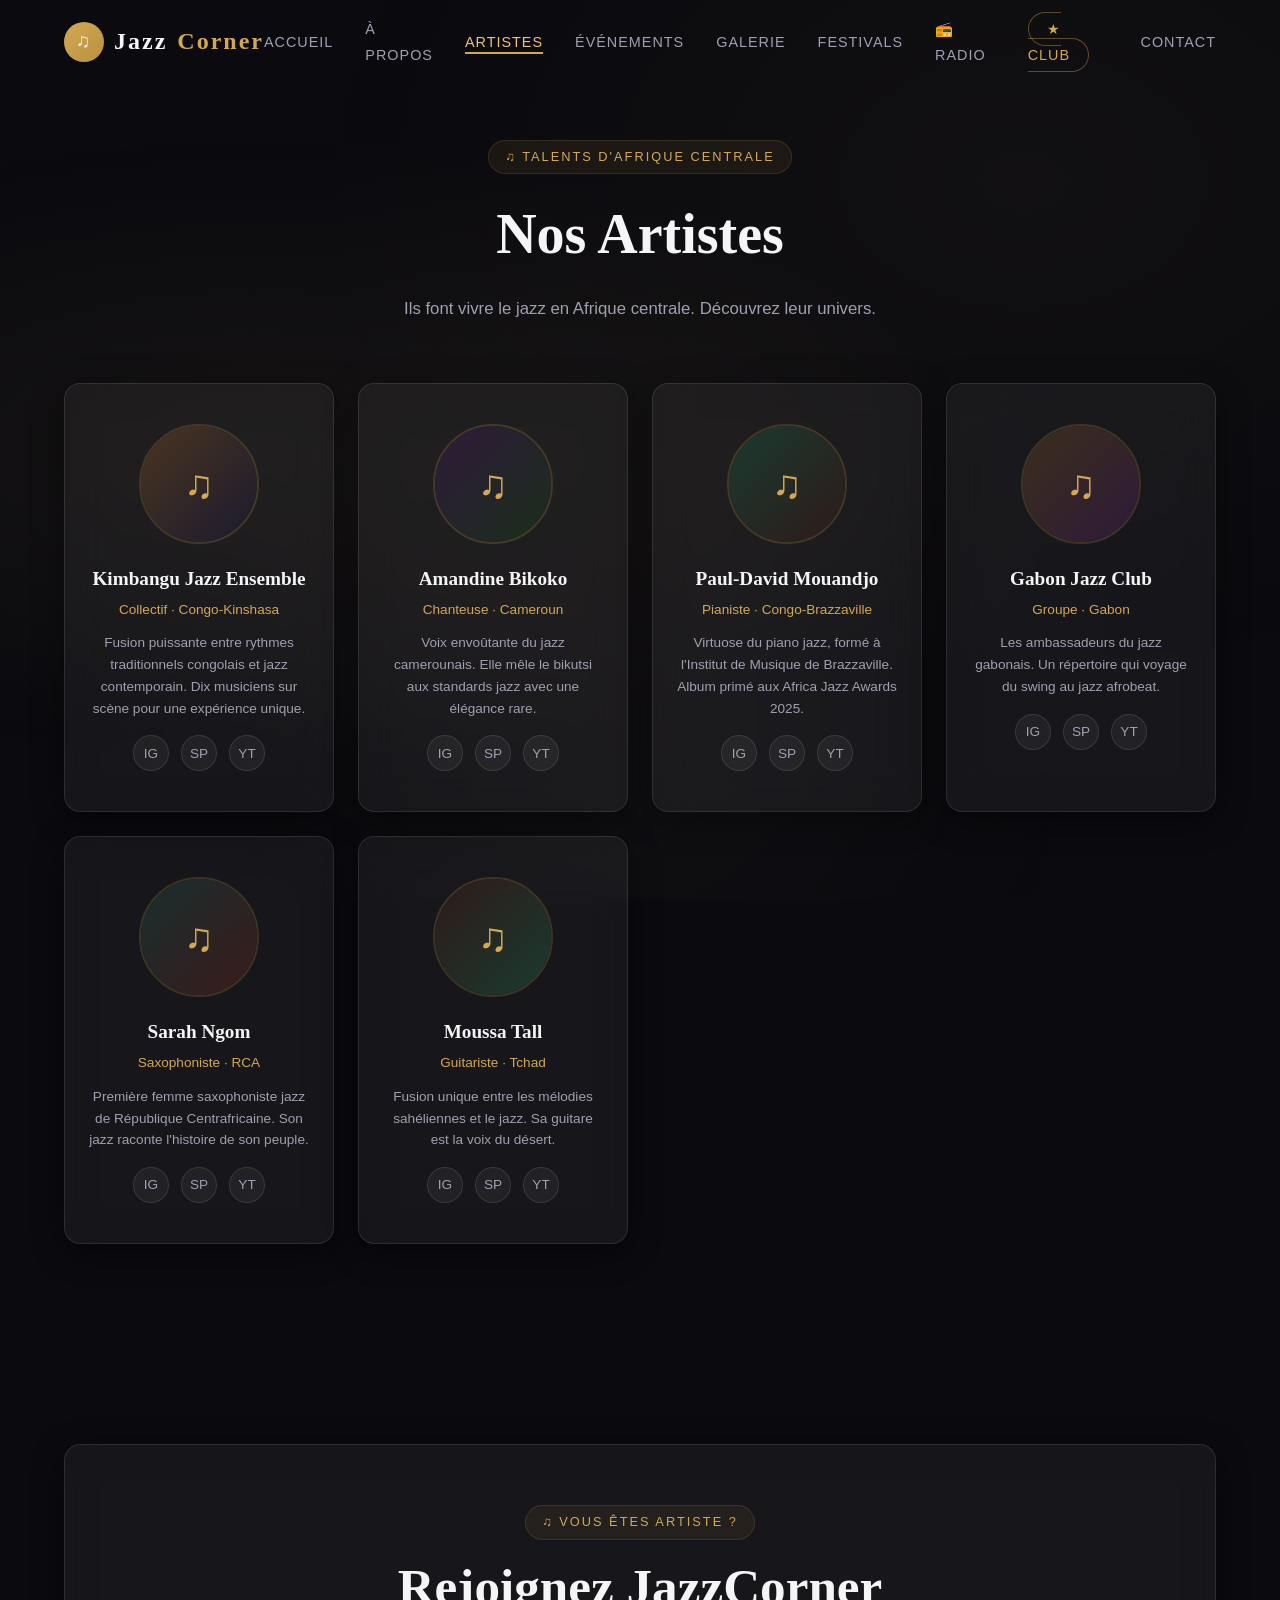
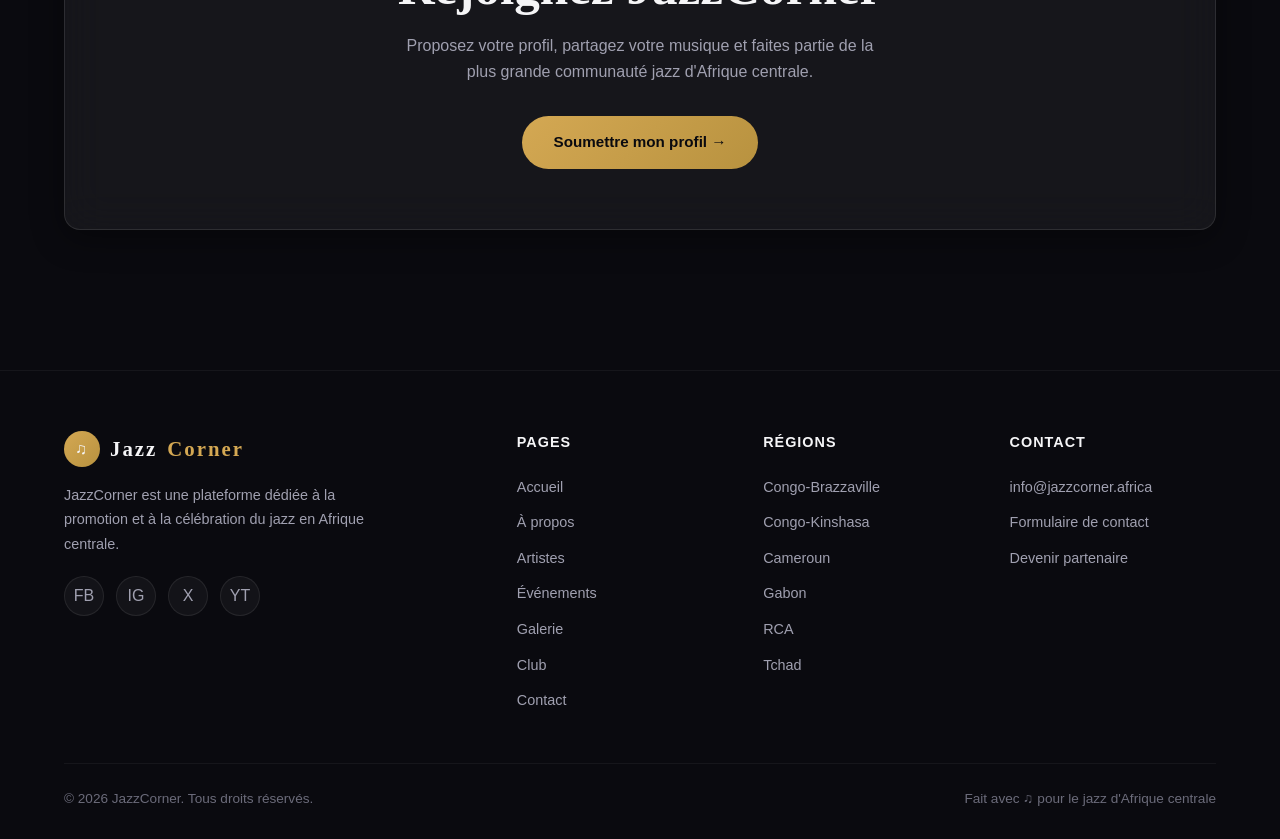
<file: artistes.html>
<!DOCTYPE html>
<html lang="fr">
<head>
  <meta charset="UTF-8">
  <script>document.documentElement.classList.add('js');</script>
  <meta name="viewport" content="width=device-width, initial-scale=1.0">
  <title>Artistes – JazzCorner</title>
  <meta name="description" content="Découvrez les artistes jazz d'Afrique centrale : musiciens, chanteurs et groupes du Congo, Cameroun, Gabon, RCA et Tchad.">
  <link rel="stylesheet" href="css/style.css">
  <link rel="canonical" href="https://jazzcorner.africa/artistes.html">
  <link rel="icon" type="image/svg+xml" href="favicon.svg">
  <meta name="theme-color" content="#0a0a0f">
  <!-- Open Graph -->
  <meta property="og:type" content="website">
  <meta property="og:site_name" content="JazzCorner">
  <meta property="og:locale" content="fr_FR">
  <meta property="og:title" content="Artistes – JazzCorner">
  <meta property="og:description" content="Découvrez les artistes jazz d'Afrique centrale : musiciens, chanteurs et groupes du Congo, Cameroun, Gabon, RCA et Tchad.">
  <meta property="og:url" content="https://jazzcorner.africa/artistes.html">
  <meta property="og:image" content="https://jazzcorner.africa/images/og-image.svg">
  <!-- Twitter Card -->
  <meta name="twitter:card" content="summary_large_image">
  <meta name="twitter:title" content="Artistes – JazzCorner">
  <meta name="twitter:description" content="Découvrez les artistes jazz d'Afrique centrale : musiciens, chanteurs et groupes du Congo, Cameroun, Gabon, RCA et Tchad.">
  <meta name="twitter:image" content="https://jazzcorner.africa/images/og-image.svg">
</head>
<body>

  <nav class="navbar">
    <div class="container">
      <a href="index.html" class="nav-logo">
        <div class="logo-icon">&#9835;</div>
        Jazz<span>Corner</span>
      </a>
      <ul class="nav-links">
        <li><a href="index.html">Accueil</a></li>
        <li><a href="a-propos.html">À propos</a></li>
        <li><a href="artistes.html">Artistes</a></li>
        <li><a href="evenements.html">Événements</a></li>
        <li><a href="galerie.html">Galerie</a></li>
        <li><a href="festivals.html">Festivals</a></li>
        <li><a href="radio.html">📻 Radio</a></li>
        <li><a href="club.html" class="nav-cta">★ Club</a></li>
        <li><a href="contact.html">Contact</a></li>
      </ul>
      <button class="nav-toggle" aria-label="Menu">
        <span></span><span></span><span></span>
      </button>
    </div>
  </nav>

  <section class="page-header fade-in">
    <span class="section-tag">&#9835; Talents d'Afrique centrale</span>
    <h1 class="page-title">Nos Artistes</h1>
    <p>Ils font vivre le jazz en Afrique centrale. Découvrez leur univers.</p>
  </section>

  <section class="section" style="padding-top:0;">
    <div class="container">
      <div class="artists-grid">
        <div class="artist-card glass fade-in">
          <div class="artist-avatar"><div style="width:100%;height:100%;background:linear-gradient(135deg,#4a3520,#1a1a2e);display:flex;align-items:center;justify-content:center;font-size:2.5rem;color:var(--gold);">&#9835;</div></div>
          <h3>Kimbangu Jazz Ensemble</h3>
          <p class="artist-role">Collectif · Congo-Kinshasa</p>
          <p>Fusion puissante entre rythmes traditionnels congolais et jazz contemporain. Dix musiciens sur scène pour une expérience unique.</p>
          <div class="artist-social">
            <a href="#" aria-label="Instagram">IG</a>
            <a href="#" aria-label="Spotify">SP</a>
            <a href="#" aria-label="YouTube">YT</a>
          </div>
        </div>

        <div class="artist-card glass fade-in">
          <div class="artist-avatar"><div style="width:100%;height:100%;background:linear-gradient(135deg,#2e1a3a,#1a2e1a);display:flex;align-items:center;justify-content:center;font-size:2.5rem;color:var(--gold);">&#9835;</div></div>
          <h3>Amandine Bikoko</h3>
          <p class="artist-role">Chanteuse · Cameroun</p>
          <p>Voix envoûtante du jazz camerounais. Elle mêle le bikutsi aux standards jazz avec une élégance rare.</p>
          <div class="artist-social">
            <a href="#" aria-label="Instagram">IG</a>
            <a href="#" aria-label="Spotify">SP</a>
            <a href="#" aria-label="YouTube">YT</a>
          </div>
        </div>

        <div class="artist-card glass fade-in">
          <div class="artist-avatar"><div style="width:100%;height:100%;background:linear-gradient(135deg,#1a3a2e,#2e1a1a);display:flex;align-items:center;justify-content:center;font-size:2.5rem;color:var(--gold);">&#9835;</div></div>
          <h3>Paul-David Mouandjo</h3>
          <p class="artist-role">Pianiste · Congo-Brazzaville</p>
          <p>Virtuose du piano jazz, formé à l'Institut de Musique de Brazzaville. Album primé aux Africa Jazz Awards 2025.</p>
          <div class="artist-social">
            <a href="#" aria-label="Instagram">IG</a>
            <a href="#" aria-label="Spotify">SP</a>
            <a href="#" aria-label="YouTube">YT</a>
          </div>
        </div>

        <div class="artist-card glass fade-in">
          <div class="artist-avatar"><div style="width:100%;height:100%;background:linear-gradient(135deg,#3a2e1a,#2e1a3a);display:flex;align-items:center;justify-content:center;font-size:2.5rem;color:var(--gold);">&#9835;</div></div>
          <h3>Gabon Jazz Club</h3>
          <p class="artist-role">Groupe · Gabon</p>
          <p>Les ambassadeurs du jazz gabonais. Un répertoire qui voyage du swing au jazz afrobeat.</p>
          <div class="artist-social">
            <a href="#" aria-label="Instagram">IG</a>
            <a href="#" aria-label="Spotify">SP</a>
            <a href="#" aria-label="YouTube">YT</a>
          </div>
        </div>

        <div class="artist-card glass fade-in">
          <div class="artist-avatar"><div style="width:100%;height:100%;background:linear-gradient(135deg,#1a2e2e,#3a1a1a);display:flex;align-items:center;justify-content:center;font-size:2.5rem;color:var(--gold);">&#9835;</div></div>
          <h3>Sarah Ngom</h3>
          <p class="artist-role">Saxophoniste · RCA</p>
          <p>Première femme saxophoniste jazz de République Centrafricaine. Son jazz raconte l'histoire de son peuple.</p>
          <div class="artist-social">
            <a href="#" aria-label="Instagram">IG</a>
            <a href="#" aria-label="Spotify">SP</a>
            <a href="#" aria-label="YouTube">YT</a>
          </div>
        </div>

        <div class="artist-card glass fade-in">
          <div class="artist-avatar"><div style="width:100%;height:100%;background:linear-gradient(135deg,#2e1a1a,#1a3a2e);display:flex;align-items:center;justify-content:center;font-size:2.5rem;color:var(--gold);">&#9835;</div></div>
          <h3>Moussa Tall</h3>
          <p class="artist-role">Guitariste · Tchad</p>
          <p>Fusion unique entre les mélodies sahéliennes et le jazz. Sa guitare est la voix du désert.</p>
          <div class="artist-social">
            <a href="#" aria-label="Instagram">IG</a>
            <a href="#" aria-label="Spotify">SP</a>
            <a href="#" aria-label="YouTube">YT</a>
          </div>
        </div>
      </div>
    </div>
  </section>

  <section class="section">
    <div class="container">
      <div class="glass-card fade-in" style="text-align:center;padding:60px 32px;">
        <span class="section-tag">&#9835; Vous êtes artiste ?</span>
        <h2 class="section-title" style="margin-bottom:16px;">Rejoignez JazzCorner</h2>
        <p style="color:var(--text-secondary);max-width:500px;margin:0 auto 32px;">Proposez votre profil, partagez votre musique et faites partie de la plus grande communauté jazz d'Afrique centrale.</p>
        <a href="contact.html" class="btn btn-primary">Soumettre mon profil &rarr;</a>
      </div>
    </div>
  </section>

  <footer class="footer">
    <div class="container">
      <div class="footer-grid">
        <div class="footer-brand">
          <a href="index.html" class="nav-logo" style="font-size:1.3rem;">
            <div class="logo-icon" style="width:36px;height:36px;font-size:1rem;">&#9835;</div>
            Jazz<span>Corner</span>
          </a>
          <p>JazzCorner est une plateforme dédiée à la promotion et à la célébration du jazz en Afrique centrale.</p>
          <div class="footer-social">
            <a href="#" aria-label="Facebook">FB</a>
            <a href="#" aria-label="Instagram">IG</a>
            <a href="#" aria-label="Twitter">X</a>
            <a href="#" aria-label="YouTube">YT</a>
          </div>
        </div>
        <div>
          <h4>Pages</h4>
          <ul>
            <li><a href="index.html">Accueil</a></li>
            <li><a href="a-propos.html">À propos</a></li>
            <li><a href="artistes.html">Artistes</a></li>
            <li><a href="evenements.html">Événements</a></li>
            <li><a href="galerie.html">Galerie</a></li>
            <li><a href="club.html">Club</a></li>
            <li><a href="contact.html">Contact</a></li>
          </ul>
        </div>
        <div>
          <h4>Régions</h4>
          <ul>
            <li><a href="#">Congo-Brazzaville</a></li>
            <li><a href="#">Congo-Kinshasa</a></li>
            <li><a href="#">Cameroun</a></li>
            <li><a href="#">Gabon</a></li>
            <li><a href="#">RCA</a></li>
            <li><a href="#">Tchad</a></li>
          </ul>
        </div>
        <div>
          <h4>Contact</h4>
          <ul>
            <li><a href="mailto:info@jazzcorner.africa">info@jazzcorner.africa</a></li>
            <li><a href="contact.html">Formulaire de contact</a></li>
            <li><a href="#">Devenir partenaire</a></li>
          </ul>
        </div>
      </div>
      <div class="footer-bottom">
        <p>&copy; 2026 JazzCorner. Tous droits réservés.</p>
        <p>Fait avec &#9835; pour le jazz d'Afrique centrale</p>
      </div>
    </div>
  </footer>

  <script src="js/main.js"></script>
</body>
</html>
</file>
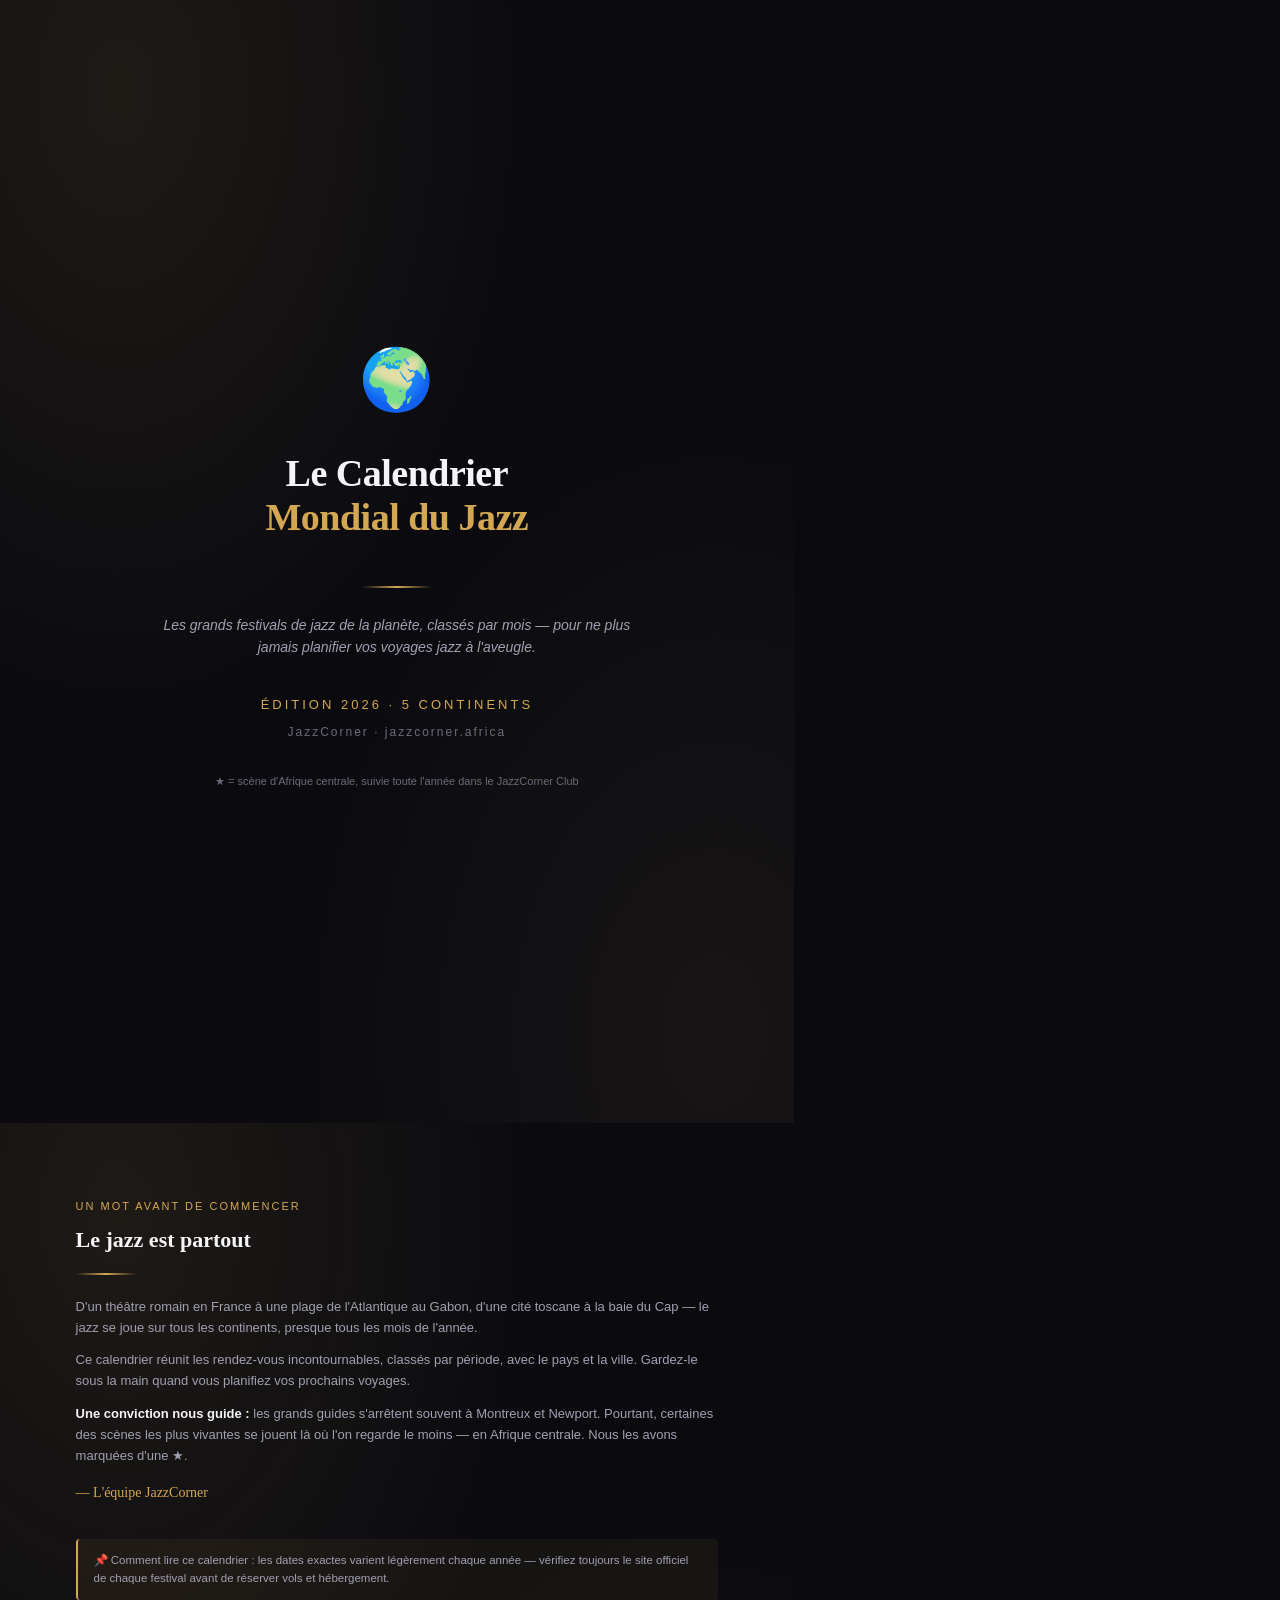
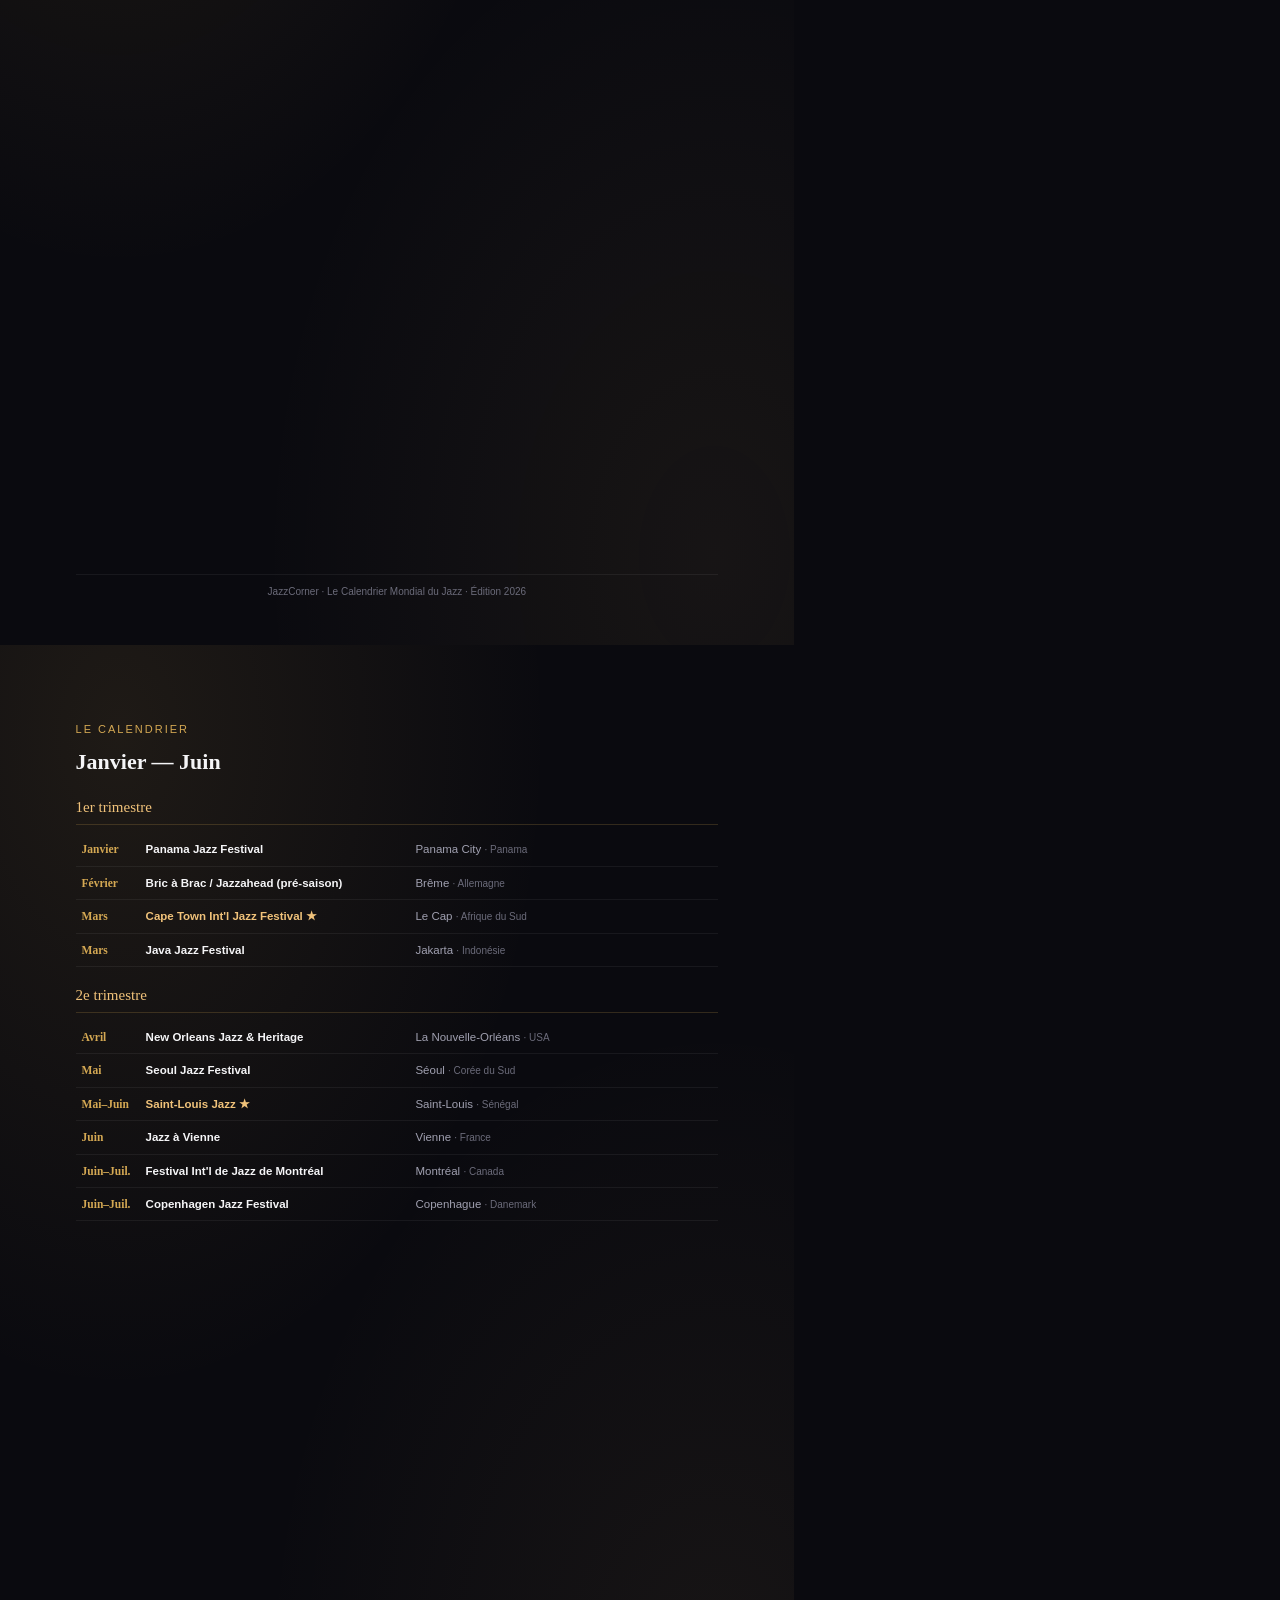
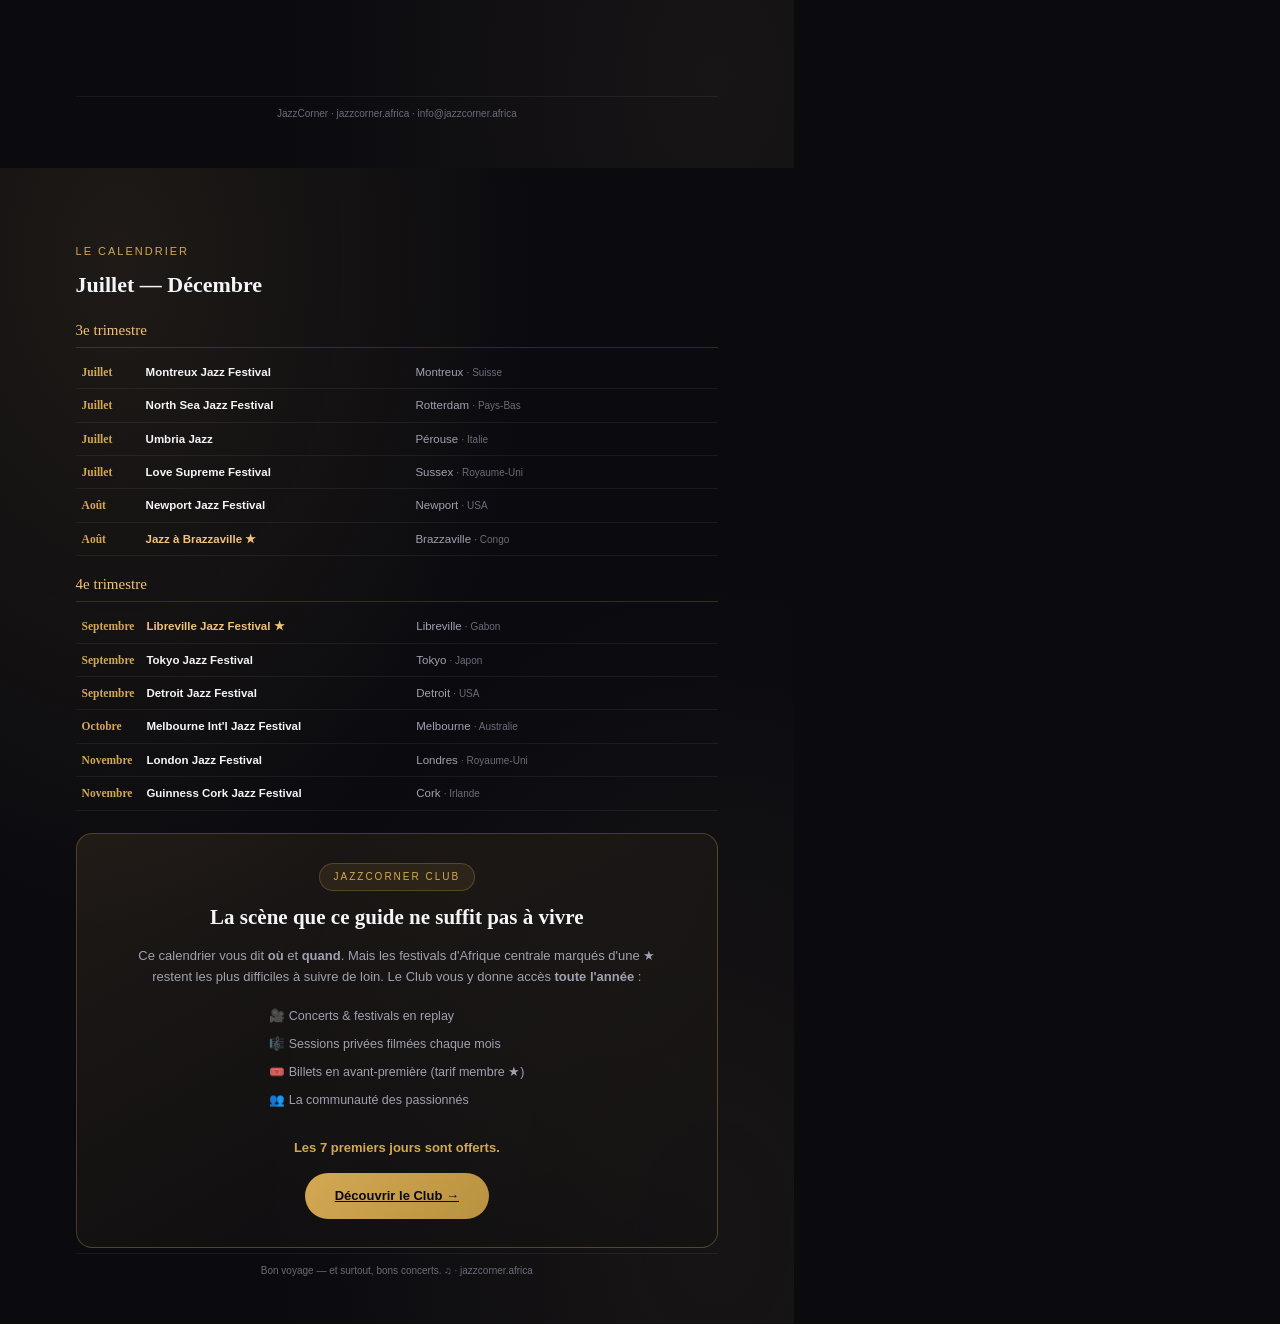
<file: calendrier-mondial.html>
<!DOCTYPE html>
<html lang="fr">
<head>
  <meta charset="UTF-8">
  <script>document.documentElement.classList.add('js');</script>
<title>Le Calendrier Mondial du Jazz — JazzCorner</title>
<style>
  @page { size: A4; margin: 0; }
  * { margin: 0; padding: 0; box-sizing: border-box; -webkit-print-color-adjust: exact; print-color-adjust: exact; }
  :root {
    --bg: #0a0a0f; --bg2: #12121a; --gold: #d4a853; --gold-light: #f0c27a;
    --text: #f5f5f7; --muted: #a0a0b0; --dim: #6b6b7a;
    --serif: Georgia, 'Times New Roman', serif;
    --sans: 'Segoe UI', Roboto, -apple-system, sans-serif;
  }
  body { font-family: var(--sans); color: var(--text); background: var(--bg); line-height: 1.6; }
  .page {
    width: 210mm; min-height: 297mm; padding: 20mm; position: relative;
    background:
      radial-gradient(ellipse at 15% 8%, rgba(212,168,83,0.10) 0%, transparent 45%),
      radial-gradient(ellipse at 90% 92%, rgba(240,194,122,0.06) 0%, transparent 45%),
      var(--bg);
    page-break-after: always; overflow: hidden;
  }
  .page:last-child { page-break-after: auto; }
  h1, h2, h3, .serif { font-family: var(--serif); }
  .gold { color: var(--gold); }
  .tag {
    display: inline-block; padding: 5px 14px; border-radius: 50px;
    background: rgba(212,168,83,0.10); border: 1px solid rgba(212,168,83,0.25);
    color: var(--gold); font-size: 10px; text-transform: uppercase; letter-spacing: 2px;
  }
  .rule { width: 70px; height: 2px; background: linear-gradient(90deg, transparent, var(--gold), transparent); margin: 26px auto; }

  /* COVER */
  .cover { display: flex; flex-direction: column; justify-content: center; text-align: center; }
  .cover .note-icon { font-size: 60px; color: var(--gold); margin-bottom: 24px; }
  .cover h1 { font-size: 38px; line-height: 1.15; letter-spacing: -0.5px; margin-bottom: 20px; }
  .cover h1 .gold { display: block; }
  .cover .sub { color: var(--muted); font-size: 14px; max-width: 135mm; margin: 0 auto 36px; font-style: italic; }
  .cover .edition { color: var(--gold); font-size: 13px; letter-spacing: 3px; text-transform: uppercase; }
  .cover .brand { color: var(--dim); font-size: 12px; letter-spacing: 2px; margin-top: 8px; }
  .cover .legend { color: var(--dim); font-size: 11px; margin-top: 30px; }

  /* SECTION HEADERS */
  .section-kicker { color: var(--gold); font-size: 11px; letter-spacing: 2px; text-transform: uppercase; margin-bottom: 6px; }
  .section-title { font-size: 22px; margin-bottom: 16px; }
  .lead { color: var(--muted); font-size: 13px; margin-bottom: 12px; }
  .lead strong { color: var(--text); }
  .sign { color: var(--gold); font-family: var(--serif); font-size: 14px; margin-top: 16px; }

  /* CALENDAR TABLE */
  .qtr { color: var(--gold-light); font-family: var(--serif); font-size: 15px; margin: 16px 0 8px; border-bottom: 1px solid rgba(212,168,83,0.2); padding-bottom: 5px; }
  table { width: 100%; border-collapse: collapse; }
  td { padding: 7px 6px; border-bottom: 1px solid rgba(255,255,255,0.06); vertical-align: top; font-size: 11.5px; }
  td.month { color: var(--gold); font-weight: 700; white-space: nowrap; width: 64px; font-family: var(--serif); }
  td.fest { color: var(--text); width: 42%; }
  td.fest b { font-weight: 600; }
  td.place { color: var(--muted); }
  .flag { color: var(--dim); font-size: 10px; }
  .starred td.fest b { color: var(--gold-light); }

  /* ARTIST / CLUB (reused) */
  .club { margin-top: 22px; padding: 28px; border-radius: 16px; text-align: center;
    background: linear-gradient(150deg, rgba(212,168,83,0.10), rgba(10,10,15,0.2)); border: 1px solid rgba(212,168,83,0.3); }
  .club h3 { font-size: 21px; margin: 10px 0 12px; }
  .club .perks { list-style: none; display: inline-block; text-align: left; margin: 6px auto 16px; }
  .club .perks li { color: var(--muted); font-size: 12.5px; padding: 4px 0; }
  .club .btn { display: inline-block; padding: 13px 30px; border-radius: 50px; background: linear-gradient(135deg, var(--gold), #b8923f); color: #0a0a0f; font-weight: 700; font-size: 13px; }
  .club .free { color: var(--gold); font-size: 13px; margin: 8px 0 14px; font-weight: 600; }
  .callout { margin-top: 16px; padding: 12px 16px; background: rgba(212,168,83,0.06); border-left: 2px solid var(--gold); border-radius: 4px; color: var(--muted); font-size: 11.5px; }

  .footer { position: absolute; bottom: 12mm; left: 20mm; right: 20mm; text-align: center; color: var(--dim); font-size: 10px; border-top: 1px solid rgba(255,255,255,0.06); padding-top: 9px; }
</style>
  <meta name="viewport" content="width=device-width, initial-scale=1.0">
  <meta name="description" content="Le calendrier mondial des grands festivals de jazz - Europe, Amerique, Afrique, Asie - par JazzCorner.">
  <link rel="canonical" href="https://jazzcorner.africa/calendrier-mondial.html">
  <link rel="icon" type="image/svg+xml" href="favicon.svg">
  <meta name="theme-color" content="#0a0a0f">
  <!-- Open Graph -->
  <meta property="og:type" content="website">
  <meta property="og:site_name" content="JazzCorner">
  <meta property="og:locale" content="fr_FR">
  <meta property="og:title" content="Le Calendrier Mondial du Jazz — JazzCorner">
  <meta property="og:description" content="Le calendrier mondial des grands festivals de jazz - Europe, Amerique, Afrique, Asie - par JazzCorner.">
  <meta property="og:url" content="https://jazzcorner.africa/calendrier-mondial.html">
  <meta property="og:image" content="https://jazzcorner.africa/images/og-image.svg">
  <!-- Twitter Card -->
  <meta name="twitter:card" content="summary_large_image">
  <meta name="twitter:title" content="Le Calendrier Mondial du Jazz — JazzCorner">
  <meta name="twitter:description" content="Le calendrier mondial des grands festivals de jazz - Europe, Amerique, Afrique, Asie - par JazzCorner.">
  <meta name="twitter:image" content="https://jazzcorner.africa/images/og-image.svg">
</head>
<body>

<!-- PAGE 1 — COVER -->
<div class="page cover">
  <div class="note-icon">&#127757;</div>
  <h1>Le Calendrier<span class="gold">Mondial du Jazz</span></h1>
  <div class="rule"></div>
  <p class="sub">Les grands festivals de jazz de la planète, classés par mois — pour ne plus jamais planifier vos voyages jazz à l'aveugle.</p>
  <div class="edition">Édition 2026 · 5 continents</div>
  <div class="brand">JazzCorner · jazzcorner.africa</div>
  <div class="legend">★ = scène d'Afrique centrale, suivie toute l'année dans le JazzCorner Club</div>
</div>

<!-- PAGE 2 — INTRO -->
<div class="page">
  <div class="section-kicker">Un mot avant de commencer</div>
  <h2 class="section-title">Le jazz est partout</h2>
  <div class="rule" style="margin:16px 0 22px 0;width:60px;"></div>
  <p class="lead">D'un théâtre romain en France à une plage de l'Atlantique au Gabon, d'une cité toscane à la baie du Cap — le jazz se joue sur tous les continents, presque tous les mois de l'année.</p>
  <p class="lead">Ce calendrier réunit les rendez-vous incontournables, classés par période, avec le pays et la ville. Gardez-le sous la main quand vous planifiez vos prochains voyages.</p>
  <p class="lead"><strong>Une conviction nous guide :</strong> les grands guides s'arrêtent souvent à Montreux et Newport. Pourtant, certaines des scènes les plus vivantes se jouent là où l'on regarde le moins — en Afrique centrale. Nous les avons marquées d'une ★.</p>
  <p class="sign">— L'équipe JazzCorner</p>

  <div class="callout" style="margin-top:34px;">📌 Comment lire ce calendrier : les dates exactes varient légèrement chaque année — vérifiez toujours le site officiel de chaque festival avant de réserver vols et hébergement.</div>
  <div class="footer">JazzCorner · Le Calendrier Mondial du Jazz · Édition 2026</div>
</div>

<!-- PAGE 3 — CALENDAR Jan–Jun -->
<div class="page">
  <div class="section-kicker">Le calendrier</div>
  <h2 class="section-title">Janvier — Juin</h2>

  <div class="qtr">1er trimestre</div>
  <table>
    <tr><td class="month">Janvier</td><td class="fest"><b>Panama Jazz Festival</b></td><td class="place">Panama City <span class="flag">· Panama</span></td></tr>
    <tr><td class="month">Février</td><td class="fest"><b>Bric à Brac / Jazzahead (pré-saison)</b></td><td class="place">Brême <span class="flag">· Allemagne</span></td></tr>
    <tr class="starred"><td class="month">Mars</td><td class="fest"><b>Cape Town Int'l Jazz Festival ★</b></td><td class="place">Le Cap <span class="flag">· Afrique du Sud</span></td></tr>
    <tr><td class="month">Mars</td><td class="fest"><b>Java Jazz Festival</b></td><td class="place">Jakarta <span class="flag">· Indonésie</span></td></tr>
  </table>

  <div class="qtr">2e trimestre</div>
  <table>
    <tr><td class="month">Avril</td><td class="fest"><b>New Orleans Jazz &amp; Heritage</b></td><td class="place">La Nouvelle-Orléans <span class="flag">· USA</span></td></tr>
    <tr><td class="month">Mai</td><td class="fest"><b>Seoul Jazz Festival</b></td><td class="place">Séoul <span class="flag">· Corée du Sud</span></td></tr>
    <tr class="starred"><td class="month">Mai–Juin</td><td class="fest"><b>Saint-Louis Jazz ★</b></td><td class="place">Saint-Louis <span class="flag">· Sénégal</span></td></tr>
    <tr><td class="month">Juin</td><td class="fest"><b>Jazz à Vienne</b></td><td class="place">Vienne <span class="flag">· France</span></td></tr>
    <tr><td class="month">Juin–Juil.</td><td class="fest"><b>Festival Int'l de Jazz de Montréal</b></td><td class="place">Montréal <span class="flag">· Canada</span></td></tr>
    <tr><td class="month">Juin–Juil.</td><td class="fest"><b>Copenhagen Jazz Festival</b></td><td class="place">Copenhague <span class="flag">· Danemark</span></td></tr>
  </table>

  <div class="footer">JazzCorner · jazzcorner.africa · info@jazzcorner.africa</div>
</div>

<!-- PAGE 4 — CALENDAR Jul–Dec + CLUB -->
<div class="page">
  <div class="section-kicker">Le calendrier</div>
  <h2 class="section-title">Juillet — Décembre</h2>

  <div class="qtr">3e trimestre</div>
  <table>
    <tr><td class="month">Juillet</td><td class="fest"><b>Montreux Jazz Festival</b></td><td class="place">Montreux <span class="flag">· Suisse</span></td></tr>
    <tr><td class="month">Juillet</td><td class="fest"><b>North Sea Jazz Festival</b></td><td class="place">Rotterdam <span class="flag">· Pays-Bas</span></td></tr>
    <tr><td class="month">Juillet</td><td class="fest"><b>Umbria Jazz</b></td><td class="place">Pérouse <span class="flag">· Italie</span></td></tr>
    <tr><td class="month">Juillet</td><td class="fest"><b>Love Supreme Festival</b></td><td class="place">Sussex <span class="flag">· Royaume-Uni</span></td></tr>
    <tr><td class="month">Août</td><td class="fest"><b>Newport Jazz Festival</b></td><td class="place">Newport <span class="flag">· USA</span></td></tr>
    <tr class="starred"><td class="month">Août</td><td class="fest"><b>Jazz à Brazzaville ★</b></td><td class="place">Brazzaville <span class="flag">· Congo</span></td></tr>
  </table>

  <div class="qtr">4e trimestre</div>
  <table>
    <tr class="starred"><td class="month">Septembre</td><td class="fest"><b>Libreville Jazz Festival ★</b></td><td class="place">Libreville <span class="flag">· Gabon</span></td></tr>
    <tr><td class="month">Septembre</td><td class="fest"><b>Tokyo Jazz Festival</b></td><td class="place">Tokyo <span class="flag">· Japon</span></td></tr>
    <tr><td class="month">Septembre</td><td class="fest"><b>Detroit Jazz Festival</b></td><td class="place">Detroit <span class="flag">· USA</span></td></tr>
    <tr><td class="month">Octobre</td><td class="fest"><b>Melbourne Int'l Jazz Festival</b></td><td class="place">Melbourne <span class="flag">· Australie</span></td></tr>
    <tr><td class="month">Novembre</td><td class="fest"><b>London Jazz Festival</b></td><td class="place">Londres <span class="flag">· Royaume-Uni</span></td></tr>
    <tr><td class="month">Novembre</td><td class="fest"><b>Guinness Cork Jazz Festival</b></td><td class="place">Cork <span class="flag">· Irlande</span></td></tr>
  </table>

  <div class="club">
    <span class="tag">JazzCorner Club</span>
    <h3>La scène que ce guide ne suffit pas à vivre</h3>
    <p class="lead" style="max-width:145mm;margin:0 auto 8px;">Ce calendrier vous dit <b>où</b> et <b>quand</b>. Mais les festivals d'Afrique centrale marqués d'une ★ restent les plus difficiles à suivre de loin. Le Club vous y donne accès <b>toute l'année</b> :</p>
    <ul class="perks">
      <li>🎥 Concerts &amp; festivals en replay</li>
      <li>🎼 Sessions privées filmées chaque mois</li>
      <li>🎟️ Billets en avant-première (tarif membre ★)</li>
      <li>👥 La communauté des passionnés</li>
    </ul>
    <div class="free">Les 7 premiers jours sont offerts.</div>
    <a class="btn" href="https://jazzcorner.africa/club.html">Découvrir le Club →</a>
  </div>

  <div class="footer">Bon voyage — et surtout, bons concerts. &#9835; · jazzcorner.africa</div>
</div>

</body>
</html>
</file>
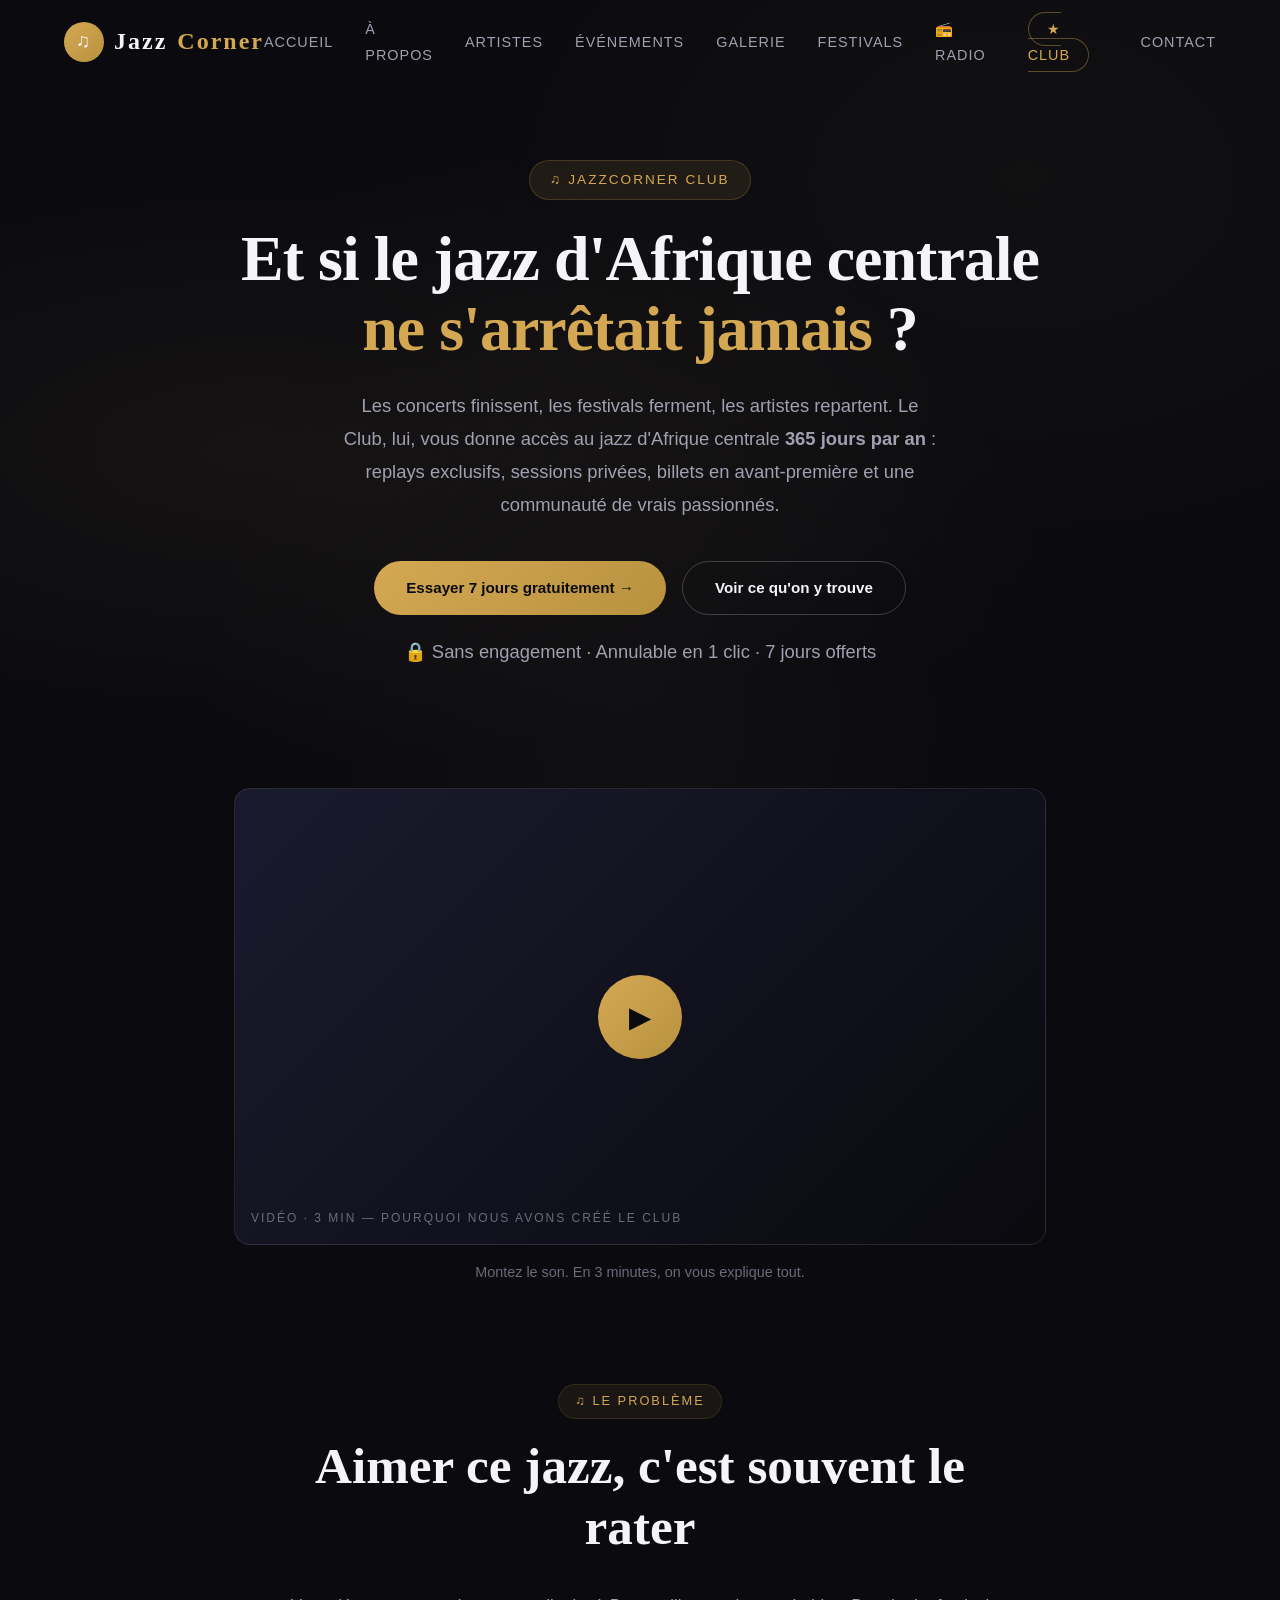
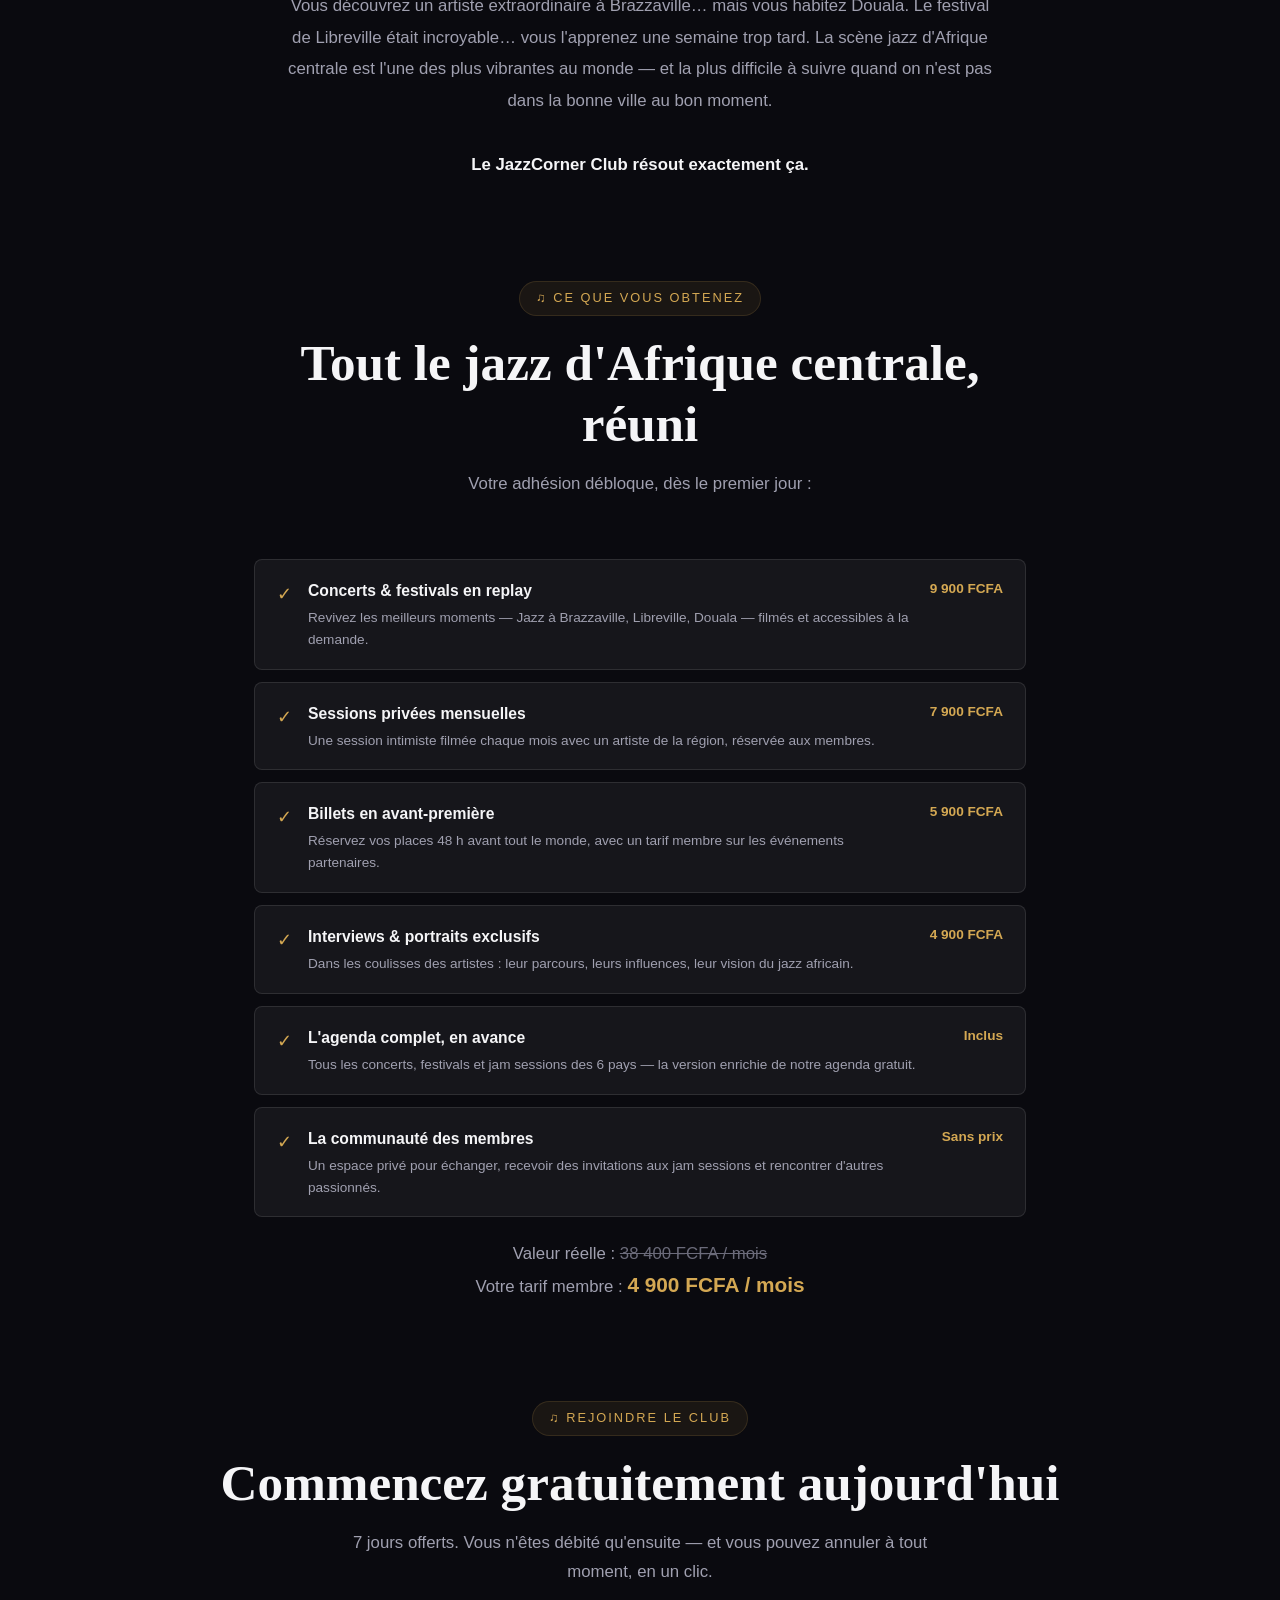
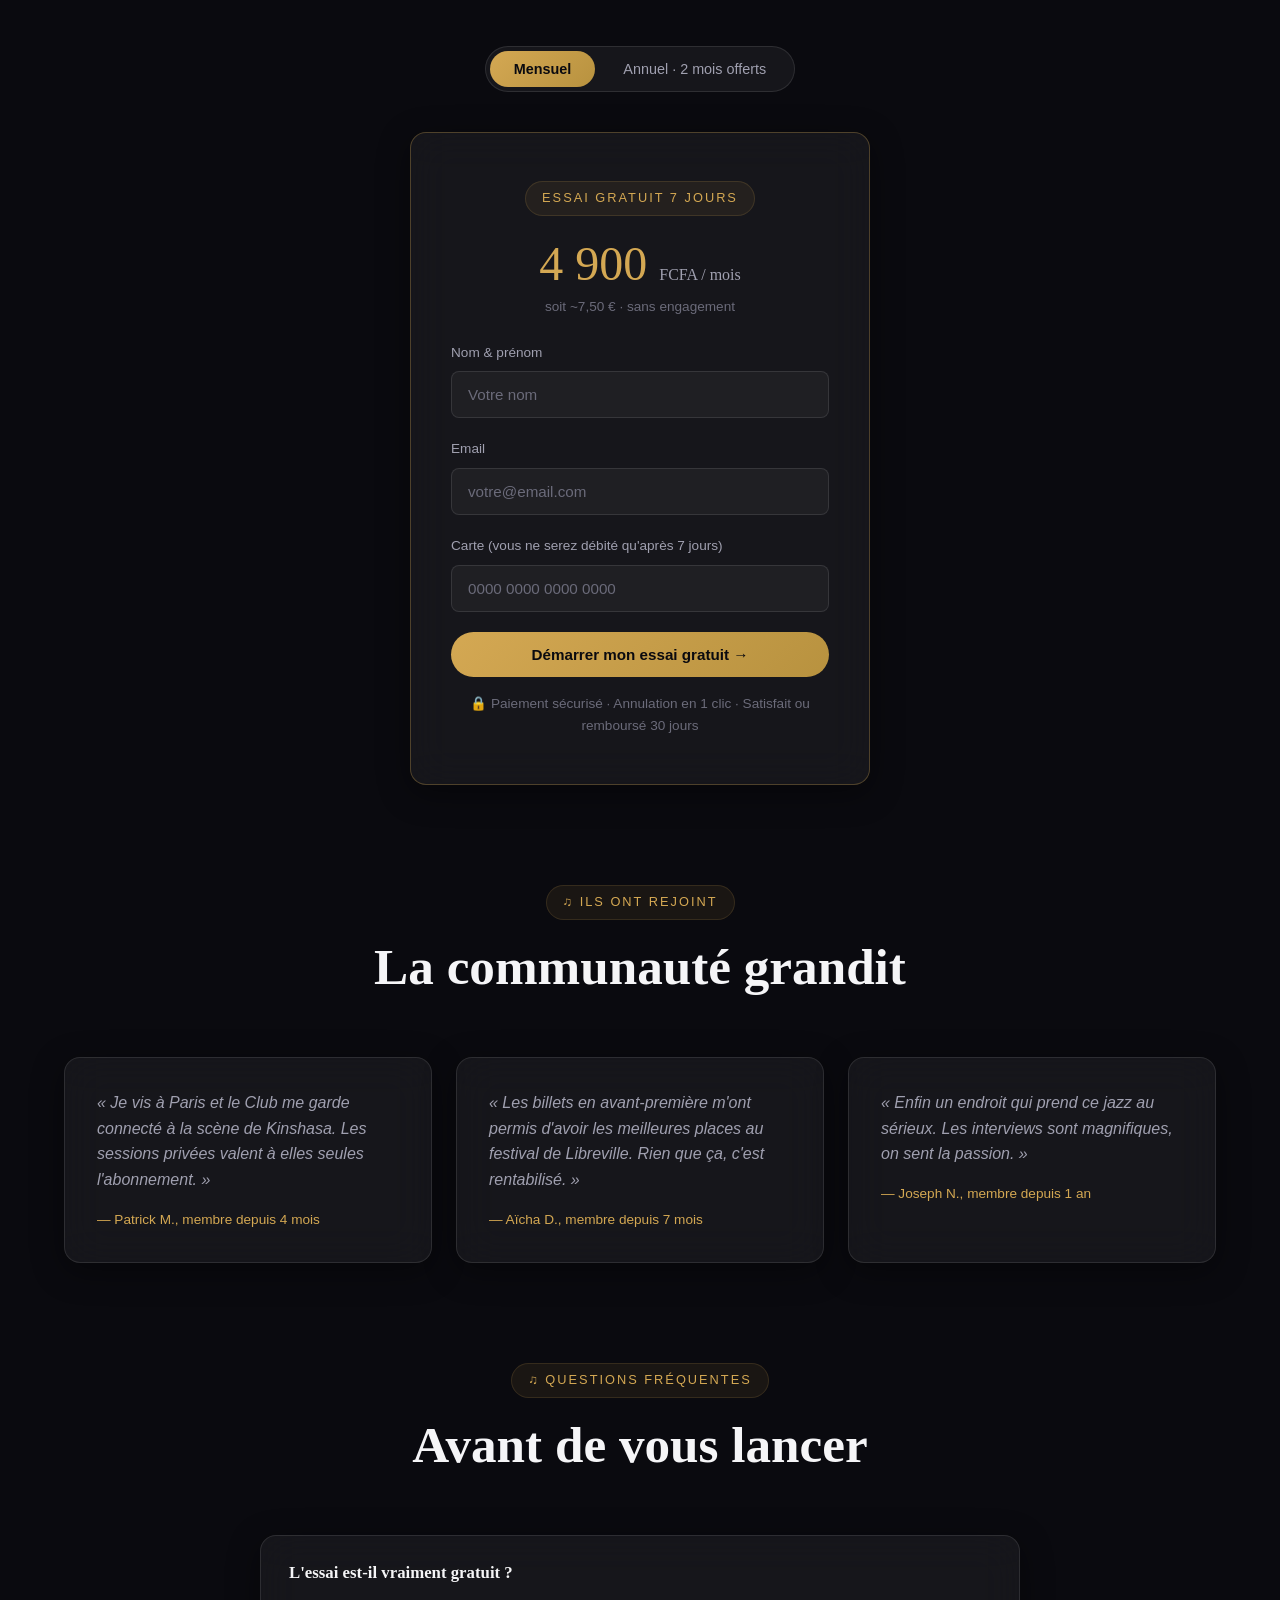
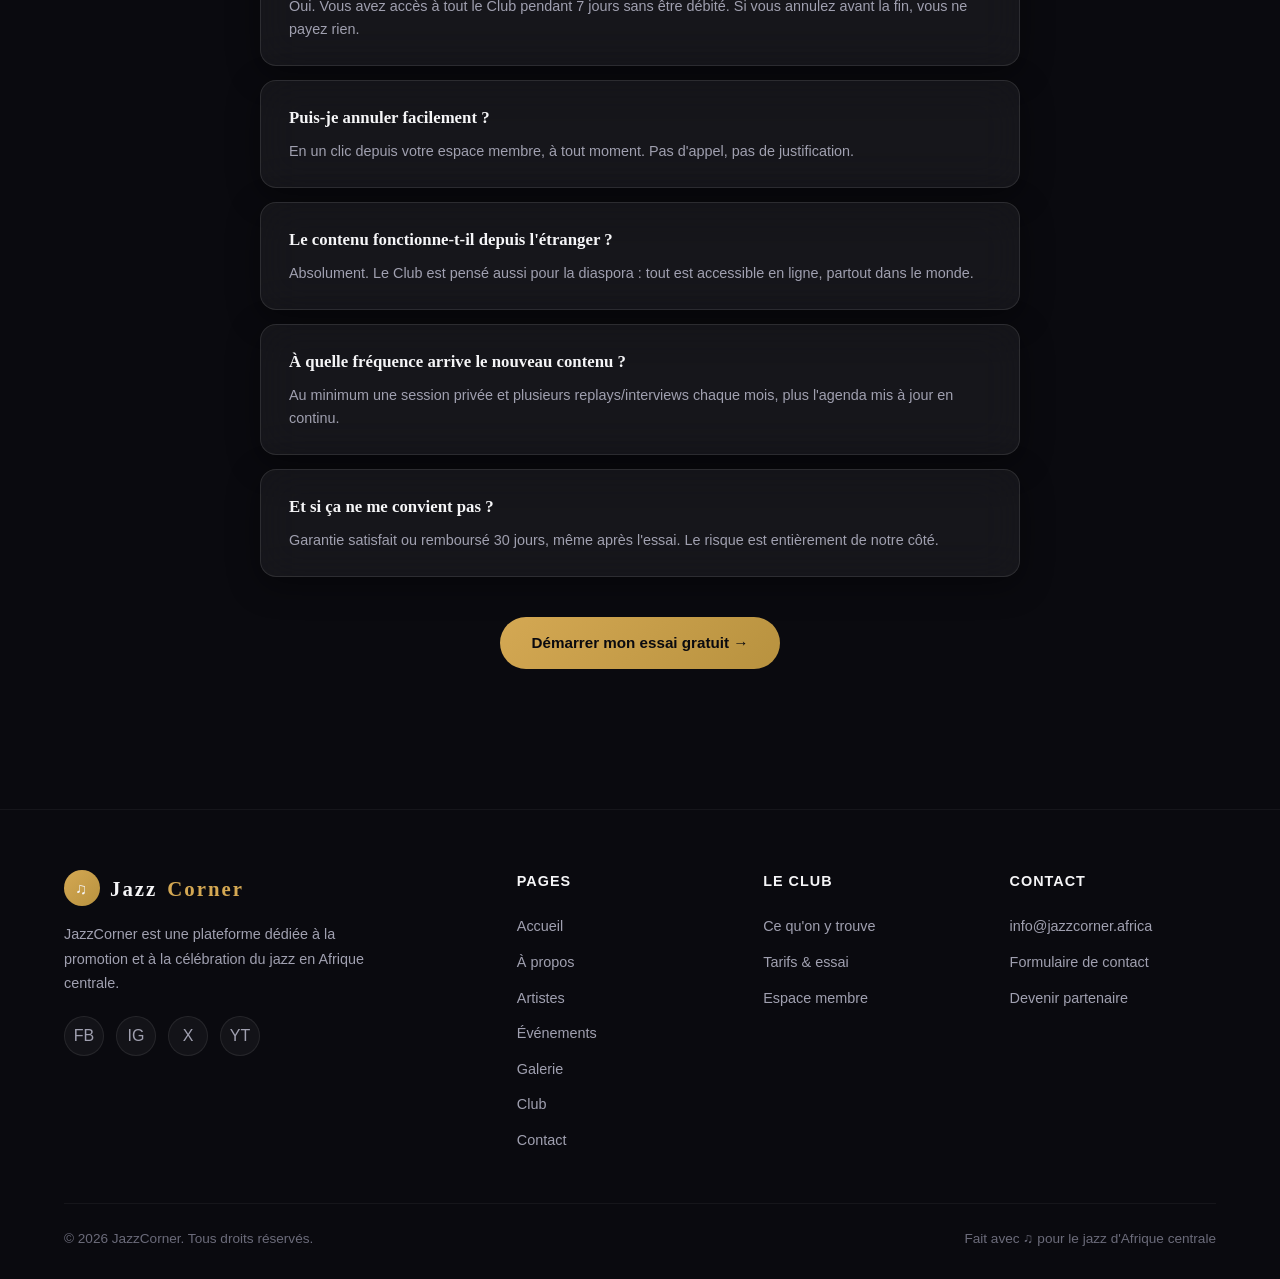
<file: club.html>
<!DOCTYPE html>
<html lang="fr">
<head>
  <meta charset="UTF-8">
  <script>document.documentElement.classList.add('js');</script>
  <meta name="viewport" content="width=device-width, initial-scale=1.0">
  <title>JazzCorner Club – Vivez le jazz d'Afrique centrale toute l'année</title>
  <meta name="description" content="Rejoignez le JazzCorner Club : concerts exclusifs en replay, sessions privées, billets en avant-première et la communauté des passionnés du jazz d'Afrique centrale. Essai gratuit 7 jours.">
  <link rel="stylesheet" href="css/style.css">
  <link rel="canonical" href="https://jazzcorner.africa/club.html">
  <link rel="icon" type="image/svg+xml" href="favicon.svg">
  <meta name="theme-color" content="#0a0a0f">
  <!-- Open Graph -->
  <meta property="og:type" content="website">
  <meta property="og:site_name" content="JazzCorner">
  <meta property="og:locale" content="fr_FR">
  <meta property="og:title" content="JazzCorner Club – Vivez le jazz d'Afrique centrale toute l'année">
  <meta property="og:description" content="Rejoignez le JazzCorner Club : concerts exclusifs en replay, sessions privées, billets en avant-première et la communauté des passionnés du jazz d'Afrique centrale. Essai gratuit 7 jours.">
  <meta property="og:url" content="https://jazzcorner.africa/club.html">
  <meta property="og:image" content="https://jazzcorner.africa/images/og-image.svg">
  <!-- Twitter Card -->
  <meta name="twitter:card" content="summary_large_image">
  <meta name="twitter:title" content="JazzCorner Club – Vivez le jazz d'Afrique centrale toute l'année">
  <meta name="twitter:description" content="Rejoignez le JazzCorner Club : concerts exclusifs en replay, sessions privées, billets en avant-première et la communauté des passionnés du jazz d'Afrique centrale. Essai gratuit 7 jours.">
  <meta name="twitter:image" content="https://jazzcorner.africa/images/og-image.svg">
</head>
<body>

  <!-- Navigation -->
  <nav class="navbar" role="navigation" aria-label="Navigation principale">
    <div class="container">
      <a href="index.html" class="nav-logo" aria-label="JazzCorner accueil">
        <div class="logo-icon">&#9835;</div>
        Jazz<span>Corner</span>
      </a>
      <ul class="nav-links">
        <li><a href="index.html">Accueil</a></li>
        <li><a href="a-propos.html">À propos</a></li>
        <li><a href="artistes.html">Artistes</a></li>
        <li><a href="evenements.html">Événements</a></li>
        <li><a href="galerie.html">Galerie</a></li>
        <li><a href="festivals.html">Festivals</a></li>
        <li><a href="radio.html">📻 Radio</a></li>
        <li><a href="club.html" class="nav-cta">★ Club</a></li>
        <li><a href="contact.html">Contact</a></li>
      </ul>
      <button class="nav-toggle" aria-label="Menu de navigation">
        <span></span><span></span><span></span>
      </button>
    </div>
  </nav>

  <!-- Hero / promise -->
  <section class="hero" style="min-height:auto;padding:160px 24px 60px;">
    <div class="hero-content fade-in">
      <span class="hero-badge">&#9835; JazzCorner Club</span>
      <h1 style="font-size:clamp(2.4rem,6vw,4rem);">Et si le jazz d'Afrique centrale<br><span class="highlight">ne s'arrêtait jamais</span> ?</h1>
      <p>Les concerts finissent, les festivals ferment, les artistes repartent. Le Club, lui, vous donne accès au jazz d'Afrique centrale <strong>365 jours par an</strong> : replays exclusifs, sessions privées, billets en avant-première et une communauté de vrais passionnés.</p>
      <div class="hero-cta">
        <a href="#offre" class="btn btn-primary">Essayer 7 jours gratuitement &rarr;</a>
        <a href="#contenu" class="btn btn-secondary">Voir ce qu'on y trouve</a>
      </div>
      <p class="badge-trust" style="margin-top:20px;justify-content:center;">&#128274; Sans engagement · Annulable en 1 clic · 7 jours offerts</p>
    </div>
  </section>

  <!-- VSL -->
  <section class="section" style="padding-top:20px;">
    <div class="container" style="max-width:860px;">
      <div class="vsl-box fade-in">
        <div class="play-btn">&#9654;</div>
        <span class="vsl-label">Vidéo · 3 min — Pourquoi nous avons créé le Club</span>
      </div>
      <p style="text-align:center;color:var(--text-muted);margin-top:16px;font-size:0.9rem;">Montez le son. En 3 minutes, on vous explique tout.</p>
    </div>
  </section>

  <!-- The problem / bridge -->
  <section class="section" style="padding-top:0;">
    <div class="container" style="max-width:760px;text-align:center;">
      <div class="section-header fade-in" style="margin-bottom:32px;">
        <span class="section-tag">&#9835; Le problème</span>
        <h2 class="section-title">Aimer ce jazz, c'est souvent le rater</h2>
      </div>
      <p class="fade-in" style="color:var(--text-secondary);font-size:1.05rem;line-height:1.9;">
        Vous découvrez un artiste extraordinaire à Brazzaville… mais vous habitez Douala.
        Le festival de Libreville était incroyable… vous l'apprenez une semaine trop tard.
        La scène jazz d'Afrique centrale est l'une des plus vibrantes au monde — et la plus
        difficile à suivre quand on n'est pas dans la bonne ville au bon moment.
        <br><br>
        <strong style="color:var(--text-primary);">Le JazzCorner Club résout exactement ça.</strong>
      </p>
    </div>
  </section>

  <!-- The Stack — what you get -->
  <section class="section" id="contenu" style="padding-top:0;">
    <div class="container" style="max-width:820px;">
      <div class="section-header fade-in">
        <span class="section-tag">&#9835; Ce que vous obtenez</span>
        <h2 class="section-title">Tout le jazz d'Afrique centrale, réuni</h2>
        <p class="section-subtitle">Votre adhésion débloque, dès le premier jour :</p>
      </div>
      <ul class="stack-list fade-in">
        <li>
          <span class="stack-check">&#10003;</span>
          <div><h4>Concerts &amp; festivals en replay</h4><p>Revivez les meilleurs moments — Jazz à Brazzaville, Libreville, Douala — filmés et accessibles à la demande.</p></div>
          <span class="stack-value">9 900 FCFA</span>
        </li>
        <li>
          <span class="stack-check">&#10003;</span>
          <div><h4>Sessions privées mensuelles</h4><p>Une session intimiste filmée chaque mois avec un artiste de la région, réservée aux membres.</p></div>
          <span class="stack-value">7 900 FCFA</span>
        </li>
        <li>
          <span class="stack-check">&#10003;</span>
          <div><h4>Billets en avant-première</h4><p>Réservez vos places 48 h avant tout le monde, avec un tarif membre sur les événements partenaires.</p></div>
          <span class="stack-value">5 900 FCFA</span>
        </li>
        <li>
          <span class="stack-check">&#10003;</span>
          <div><h4>Interviews &amp; portraits exclusifs</h4><p>Dans les coulisses des artistes : leur parcours, leurs influences, leur vision du jazz africain.</p></div>
          <span class="stack-value">4 900 FCFA</span>
        </li>
        <li>
          <span class="stack-check">&#10003;</span>
          <div><h4>L'agenda complet, en avance</h4><p>Tous les concerts, festivals et jam sessions des 6 pays — la version enrichie de notre agenda gratuit.</p></div>
          <span class="stack-value">Inclus</span>
        </li>
        <li>
          <span class="stack-check">&#10003;</span>
          <div><h4>La communauté des membres</h4><p>Un espace privé pour échanger, recevoir des invitations aux jam sessions et rencontrer d'autres passionnés.</p></div>
          <span class="stack-value">Sans prix</span>
        </li>
      </ul>
      <div class="stack-total fade-in">
        Valeur réelle : <span style="text-decoration:line-through;color:var(--text-muted);">38 400 FCFA / mois</span><br>
        Votre tarif membre : <strong>4 900 FCFA / mois</strong>
      </div>
    </div>
  </section>

  <!-- Offer / pricing -->
  <section class="section" id="offre" style="padding-top:0;">
    <div class="container" style="text-align:center;">
      <div class="section-header fade-in">
        <span class="section-tag">&#9835; Rejoindre le Club</span>
        <h2 class="section-title">Commencez gratuitement aujourd'hui</h2>
        <p class="section-subtitle">7 jours offerts. Vous n'êtes débité qu'ensuite — et vous pouvez annuler à tout moment, en un clic.</p>
      </div>

      <div class="plan-toggle fade-in" data-billing-toggle>
        <button data-plan="mensuel" class="active">Mensuel</button>
        <button data-plan="annuel">Annuel · 2 mois offerts</button>
      </div>

      <div class="glass-card pricing-card fade-in">
        <span class="section-tag">Essai gratuit 7 jours</span>
        <div data-price="mensuel">
          <div class="price">4 900 <small>FCFA / mois</small></div>
          <p class="price-sub">soit ~7,50 € · sans engagement</p>
        </div>
        <div data-price="annuel" style="display:none;">
          <div class="price">49 000 <small>FCFA / an</small></div>
          <p class="price-sub">soit ~75 € · 2 mois offerts vs. mensuel</p>
        </div>

        <form data-redirect="merci-club.html" class="club-order-form" style="text-align:left;margin-top:8px;">
          <div class="form-group">
            <label for="club-name">Nom &amp; prénom</label>
            <input type="text" id="club-name" class="form-control" placeholder="Votre nom" required>
          </div>
          <div class="form-group">
            <label for="club-email">Email</label>
            <input type="email" id="club-email" class="form-control" placeholder="votre@email.com" required>
          </div>
          <div class="form-group">
            <label for="club-card">Carte (vous ne serez débité qu'après 7 jours)</label>
            <input type="text" id="club-card" class="form-control" placeholder="0000 0000 0000 0000" inputmode="numeric" required>
          </div>
          <button type="submit" class="btn btn-primary" style="width:100%;justify-content:center;">Démarrer mon essai gratuit &rarr;</button>
        </form>
        <p class="badge-trust" style="margin-top:16px;justify-content:center;">&#128274; Paiement sécurisé · Annulation en 1 clic · Satisfait ou remboursé 30 jours</p>
      </div>
    </div>
  </section>

  <!-- Social proof -->
  <section class="section" style="padding-top:0;">
    <div class="container">
      <div class="section-header fade-in">
        <span class="section-tag">&#9835; Ils ont rejoint</span>
        <h2 class="section-title">La communauté grandit</h2>
      </div>
      <div style="display:grid;grid-template-columns:repeat(auto-fit,minmax(280px,1fr));gap:24px;">
        <div class="glass-card fade-in">
          <p style="color:var(--text-secondary);font-style:italic;">« Je vis à Paris et le Club me garde connecté à la scène de Kinshasa. Les sessions privées valent à elles seules l'abonnement. »</p>
          <p style="margin-top:16px;color:var(--gold);font-size:0.85rem;">— Patrick M., membre depuis 4 mois</p>
        </div>
        <div class="glass-card fade-in">
          <p style="color:var(--text-secondary);font-style:italic;">« Les billets en avant-première m'ont permis d'avoir les meilleures places au festival de Libreville. Rien que ça, c'est rentabilisé. »</p>
          <p style="margin-top:16px;color:var(--gold);font-size:0.85rem;">— Aïcha D., membre depuis 7 mois</p>
        </div>
        <div class="glass-card fade-in">
          <p style="color:var(--text-secondary);font-style:italic;">« Enfin un endroit qui prend ce jazz au sérieux. Les interviews sont magnifiques, on sent la passion. »</p>
          <p style="margin-top:16px;color:var(--gold);font-size:0.85rem;">— Joseph N., membre depuis 1 an</p>
        </div>
      </div>
    </div>
  </section>

  <!-- FAQ -->
  <section class="section" style="padding-top:0;">
    <div class="container">
      <div class="section-header fade-in">
        <span class="section-tag">&#9835; Questions fréquentes</span>
        <h2 class="section-title">Avant de vous lancer</h2>
      </div>
      <div class="faq-list">
        <div class="glass faq-item fade-in">
          <h4>L'essai est-il vraiment gratuit ?</h4>
          <p>Oui. Vous avez accès à tout le Club pendant 7 jours sans être débité. Si vous annulez avant la fin, vous ne payez rien.</p>
        </div>
        <div class="glass faq-item fade-in">
          <h4>Puis-je annuler facilement ?</h4>
          <p>En un clic depuis votre espace membre, à tout moment. Pas d'appel, pas de justification.</p>
        </div>
        <div class="glass faq-item fade-in">
          <h4>Le contenu fonctionne-t-il depuis l'étranger ?</h4>
          <p>Absolument. Le Club est pensé aussi pour la diaspora : tout est accessible en ligne, partout dans le monde.</p>
        </div>
        <div class="glass faq-item fade-in">
          <h4>À quelle fréquence arrive le nouveau contenu ?</h4>
          <p>Au minimum une session privée et plusieurs replays/interviews chaque mois, plus l'agenda mis à jour en continu.</p>
        </div>
        <div class="glass faq-item fade-in">
          <h4>Et si ça ne me convient pas ?</h4>
          <p>Garantie satisfait ou remboursé 30 jours, même après l'essai. Le risque est entièrement de notre côté.</p>
        </div>
      </div>
      <div style="text-align:center;margin-top:40px;" class="fade-in">
        <a href="#offre" class="btn btn-primary">Démarrer mon essai gratuit &rarr;</a>
      </div>
    </div>
  </section>

  <!-- Footer -->
  <footer class="footer">
    <div class="container">
      <div class="footer-grid">
        <div class="footer-brand">
          <a href="index.html" class="nav-logo" style="font-size:1.3rem;">
            <div class="logo-icon" style="width:36px;height:36px;font-size:1rem;">&#9835;</div>
            Jazz<span>Corner</span>
          </a>
          <p>JazzCorner est une plateforme dédiée à la promotion et à la célébration du jazz en Afrique centrale.</p>
          <div class="footer-social">
            <a href="#" aria-label="Facebook">FB</a>
            <a href="#" aria-label="Instagram">IG</a>
            <a href="#" aria-label="Twitter">X</a>
            <a href="#" aria-label="YouTube">YT</a>
          </div>
        </div>
        <div>
          <h4>Pages</h4>
          <ul>
            <li><a href="index.html">Accueil</a></li>
            <li><a href="a-propos.html">À propos</a></li>
            <li><a href="artistes.html">Artistes</a></li>
            <li><a href="evenements.html">Événements</a></li>
            <li><a href="galerie.html">Galerie</a></li>
            <li><a href="club.html">Club</a></li>
            <li><a href="contact.html">Contact</a></li>
          </ul>
        </div>
        <div>
          <h4>Le Club</h4>
          <ul>
            <li><a href="club.html#contenu">Ce qu'on y trouve</a></li>
            <li><a href="club.html#offre">Tarifs &amp; essai</a></li>
            <li><a href="espace-membre.html">Espace membre</a></li>
          </ul>
        </div>
        <div>
          <h4>Contact</h4>
          <ul>
            <li><a href="mailto:info@jazzcorner.africa">info@jazzcorner.africa</a></li>
            <li><a href="contact.html">Formulaire de contact</a></li>
            <li><a href="#">Devenir partenaire</a></li>
          </ul>
        </div>
      </div>
      <div class="footer-bottom">
        <p>&copy; 2026 JazzCorner. Tous droits réservés.</p>
        <p>Fait avec &#9835; pour le jazz d'Afrique centrale</p>
      </div>
    </div>
  </footer>

  <script src="js/main.js"></script>
</body>
</html>
</file>
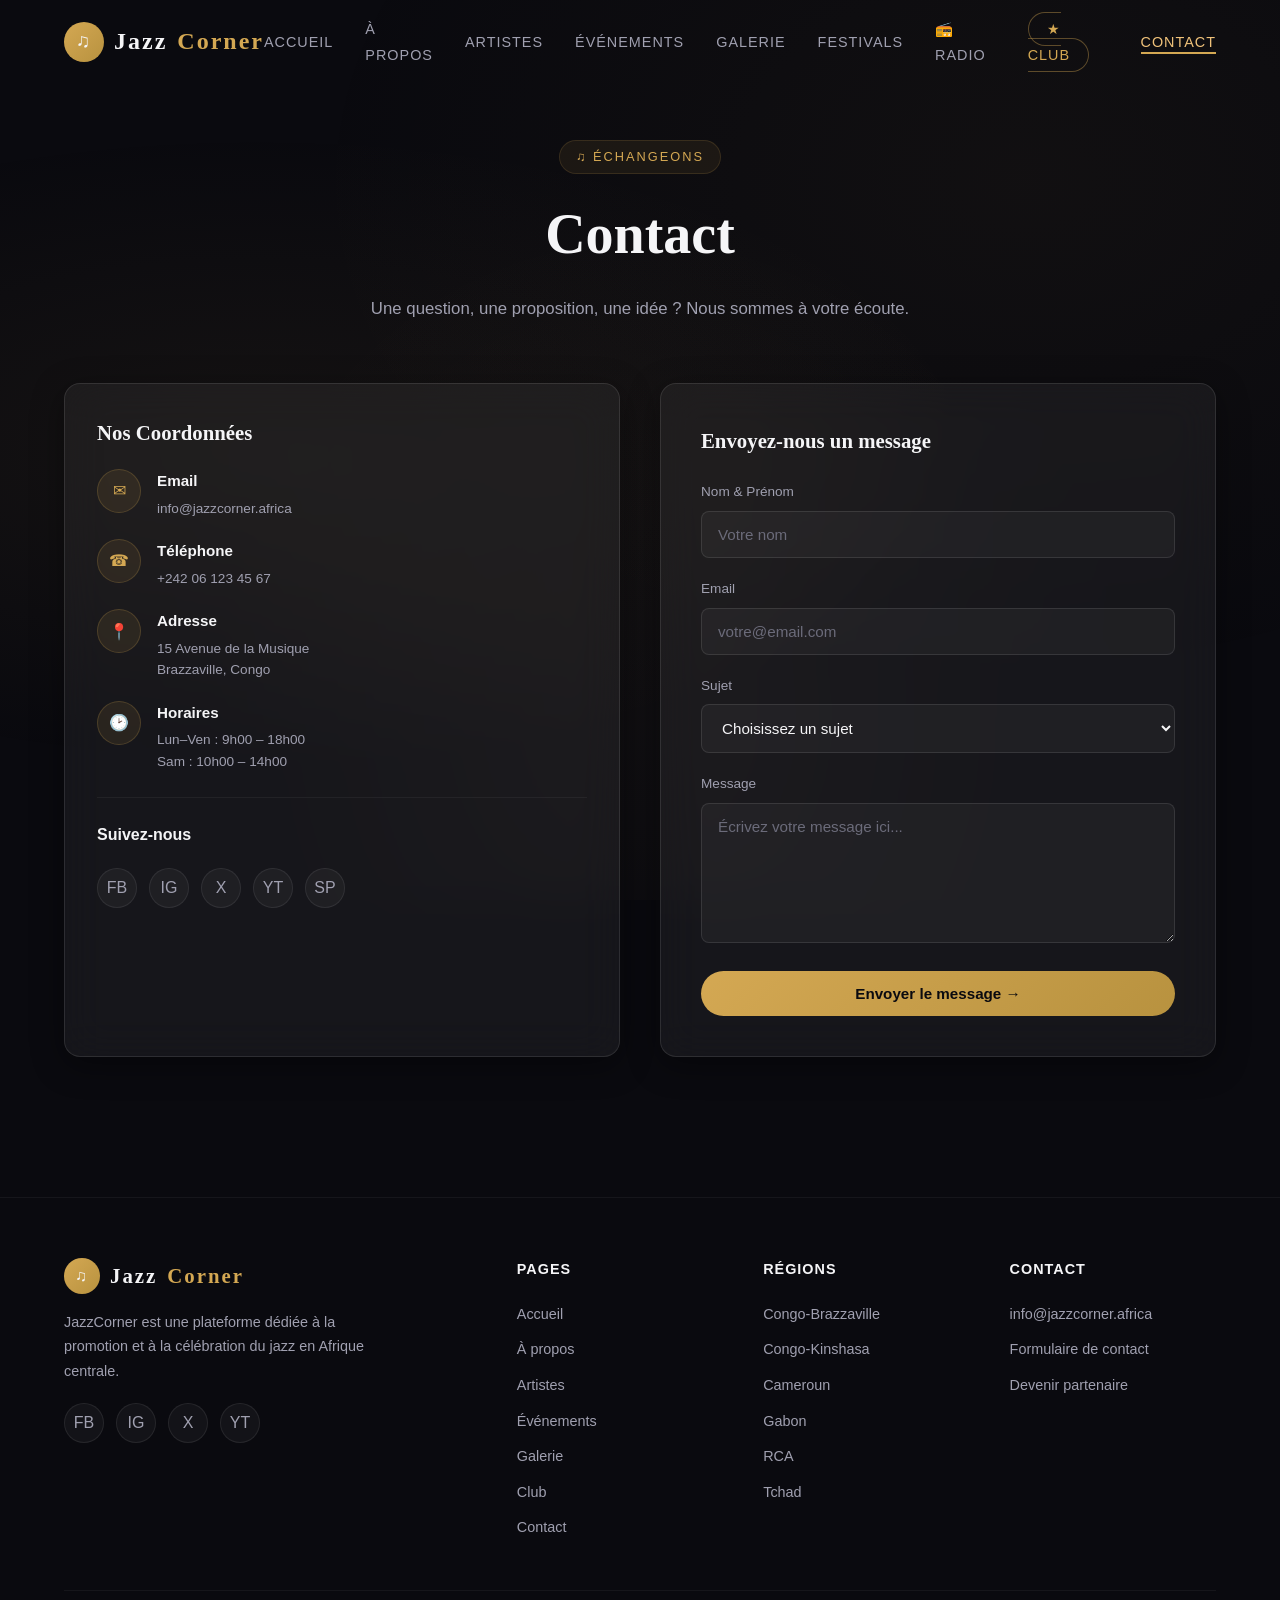
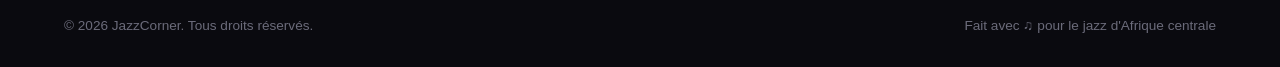
<file: contact.html>
<!DOCTYPE html>
<html lang="fr">
<head>
  <meta charset="UTF-8">
  <script>document.documentElement.classList.add('js');</script>
  <meta name="viewport" content="width=device-width, initial-scale=1.0">
  <title>Contact – JazzCorner</title>
  <meta name="description" content="Contactez JazzCorner pour toute question, proposition d'artiste, partenariat ou information sur le jazz en Afrique centrale.">
  <link rel="stylesheet" href="css/style.css">
  <link rel="canonical" href="https://jazzcorner.africa/contact.html">
  <link rel="icon" type="image/svg+xml" href="favicon.svg">
  <meta name="theme-color" content="#0a0a0f">
  <!-- Open Graph -->
  <meta property="og:type" content="website">
  <meta property="og:site_name" content="JazzCorner">
  <meta property="og:locale" content="fr_FR">
  <meta property="og:title" content="Contact – JazzCorner">
  <meta property="og:description" content="Contactez JazzCorner pour toute question, proposition d'artiste, partenariat ou information sur le jazz en Afrique centrale.">
  <meta property="og:url" content="https://jazzcorner.africa/contact.html">
  <meta property="og:image" content="https://jazzcorner.africa/images/og-image.svg">
  <!-- Twitter Card -->
  <meta name="twitter:card" content="summary_large_image">
  <meta name="twitter:title" content="Contact – JazzCorner">
  <meta name="twitter:description" content="Contactez JazzCorner pour toute question, proposition d'artiste, partenariat ou information sur le jazz en Afrique centrale.">
  <meta name="twitter:image" content="https://jazzcorner.africa/images/og-image.svg">
</head>
<body>

  <nav class="navbar">
    <div class="container">
      <a href="index.html" class="nav-logo">
        <div class="logo-icon">&#9835;</div>
        Jazz<span>Corner</span>
      </a>
      <ul class="nav-links">
        <li><a href="index.html">Accueil</a></li>
        <li><a href="a-propos.html">À propos</a></li>
        <li><a href="artistes.html">Artistes</a></li>
        <li><a href="evenements.html">Événements</a></li>
        <li><a href="galerie.html">Galerie</a></li>
        <li><a href="festivals.html">Festivals</a></li>
        <li><a href="radio.html">📻 Radio</a></li>
        <li><a href="club.html" class="nav-cta">★ Club</a></li>
        <li><a href="contact.html">Contact</a></li>
      </ul>
      <button class="nav-toggle" aria-label="Menu">
        <span></span><span></span><span></span>
      </button>
    </div>
  </nav>

  <section class="page-header fade-in">
    <span class="section-tag">&#9835; Échangeons</span>
    <h1 class="page-title">Contact</h1>
    <p>Une question, une proposition, une idée ? Nous sommes à votre écoute.</p>
  </section>

  <section class="section" style="padding-top:0;">
    <div class="container">
      <div class="contact-grid">
        <div class="contact-info-card glass fade-in">
          <h3>Nos Coordonnées</h3>

          <div class="contact-item">
            <div class="contact-item-icon">&#9993;</div>
            <div>
              <h4>Email</h4>
              <p>info@jazzcorner.africa</p>
            </div>
          </div>

          <div class="contact-item">
            <div class="contact-item-icon">&#9742;</div>
            <div>
              <h4>Téléphone</h4>
              <p>+242 06 123 45 67</p>
            </div>
          </div>

          <div class="contact-item">
            <div class="contact-item-icon">&#128205;</div>
            <div>
              <h4>Adresse</h4>
              <p>15 Avenue de la Musique<br>Brazzaville, Congo</p>
            </div>
          </div>

          <div class="contact-item">
            <div class="contact-item-icon">&#128337;</div>
            <div>
              <h4>Horaires</h4>
              <p>Lun–Ven : 9h00 – 18h00<br>Sam : 10h00 – 14h00</p>
            </div>
          </div>

          <div style="margin-top:24px;padding-top:24px;border-top:1px solid rgba(255,255,255,0.05);">
            <h4 style="margin-bottom:12px;">Suivez-nous</h4>
            <div class="footer-social">
              <a href="#" aria-label="Facebook">FB</a>
              <a href="#" aria-label="Instagram">IG</a>
              <a href="#" aria-label="Twitter">X</a>
              <a href="#" aria-label="YouTube">YT</a>
              <a href="#" aria-label="Spotify">SP</a>
            </div>
          </div>
        </div>

        <div class="glass fade-in contact-form">
          <h3 style="font-family:var(--font-display);font-size:1.3rem;margin-bottom:24px;">Envoyez-nous un message</h3>
          <form>
            <div class="form-group">
              <label for="name">Nom & Prénom</label>
              <input type="text" id="name" class="form-control" placeholder="Votre nom" required>
            </div>
            <div class="form-group">
              <label for="email">Email</label>
              <input type="email" id="email" class="form-control" placeholder="votre@email.com" required>
            </div>
            <div class="form-group">
              <label for="subject">Sujet</label>
              <select id="subject" class="form-control">
                <option value="">Choisissez un sujet</option>
                <option>Proposition d'artiste</option>
                <option>Ajout d'événement</option>
                <option>Partenariat</option>
                <option>Presse</option>
                <option>Autre</option>
              </select>
            </div>
            <div class="form-group">
              <label for="message">Message</label>
              <textarea id="message" class="form-control" placeholder="Écrivez votre message ici..." required></textarea>
            </div>
            <button type="submit" class="btn btn-primary" style="width:100%;justify-content:center;">Envoyer le message &rarr;</button>
          </form>
        </div>
      </div>
    </div>
  </section>

  <footer class="footer">
    <div class="container">
      <div class="footer-grid">
        <div class="footer-brand">
          <a href="index.html" class="nav-logo" style="font-size:1.3rem;">
            <div class="logo-icon" style="width:36px;height:36px;font-size:1rem;">&#9835;</div>
            Jazz<span>Corner</span>
          </a>
          <p>JazzCorner est une plateforme dédiée à la promotion et à la célébration du jazz en Afrique centrale.</p>
          <div class="footer-social">
            <a href="#" aria-label="Facebook">FB</a>
            <a href="#" aria-label="Instagram">IG</a>
            <a href="#" aria-label="Twitter">X</a>
            <a href="#" aria-label="YouTube">YT</a>
          </div>
        </div>
        <div>
          <h4>Pages</h4>
          <ul>
            <li><a href="index.html">Accueil</a></li>
            <li><a href="a-propos.html">À propos</a></li>
            <li><a href="artistes.html">Artistes</a></li>
            <li><a href="evenements.html">Événements</a></li>
            <li><a href="galerie.html">Galerie</a></li>
            <li><a href="club.html">Club</a></li>
            <li><a href="contact.html">Contact</a></li>
          </ul>
        </div>
        <div>
          <h4>Régions</h4>
          <ul>
            <li><a href="#">Congo-Brazzaville</a></li>
            <li><a href="#">Congo-Kinshasa</a></li>
            <li><a href="#">Cameroun</a></li>
            <li><a href="#">Gabon</a></li>
            <li><a href="#">RCA</a></li>
            <li><a href="#">Tchad</a></li>
          </ul>
        </div>
        <div>
          <h4>Contact</h4>
          <ul>
            <li><a href="mailto:info@jazzcorner.africa">info@jazzcorner.africa</a></li>
            <li><a href="contact.html">Formulaire de contact</a></li>
            <li><a href="#">Devenir partenaire</a></li>
          </ul>
        </div>
      </div>
      <div class="footer-bottom">
        <p>&copy; 2026 JazzCorner. Tous droits réservés.</p>
        <p>Fait avec &#9835; pour le jazz d'Afrique centrale</p>
      </div>
    </div>
  </footer>

  <script src="js/main.js"></script>
</body>
</html>
</file>
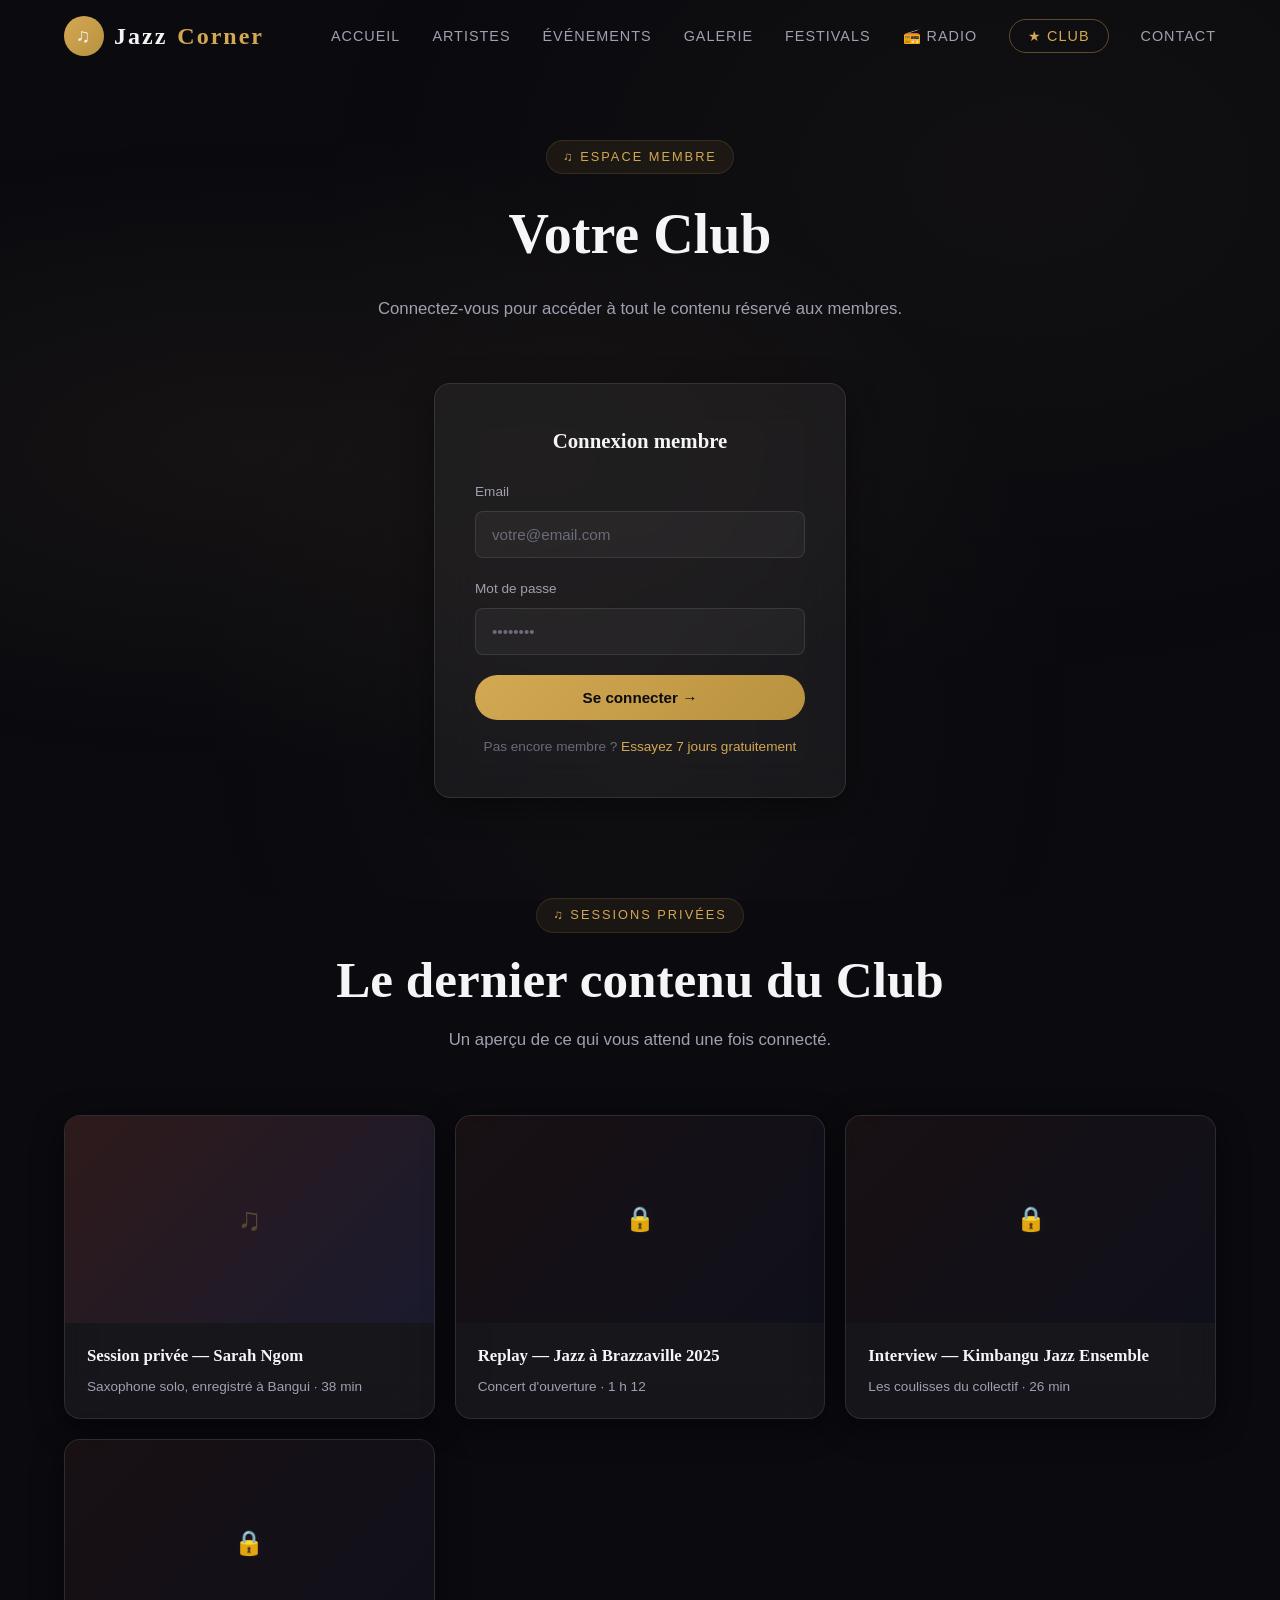
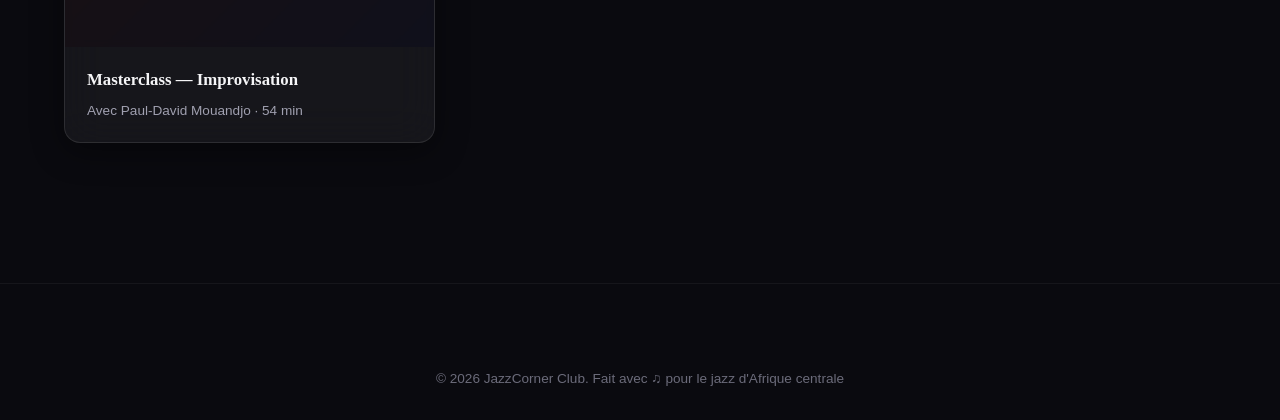
<file: espace-membre.html>
<!DOCTYPE html>
<html lang="fr">
<head>
  <meta charset="UTF-8">
  <script>document.documentElement.classList.add('js');</script>
  <meta name="viewport" content="width=device-width, initial-scale=1.0">
  <title>Espace Membre – JazzCorner Club</title>
  <meta name="description" content="L'espace membre du JazzCorner Club : replays, sessions privées, interviews et agenda enrichi.">
  <link rel="stylesheet" href="css/style.css">
  <link rel="canonical" href="https://jazzcorner.africa/espace-membre.html">
  <link rel="icon" type="image/svg+xml" href="favicon.svg">
  <meta name="theme-color" content="#0a0a0f">
  <!-- Open Graph -->
  <meta property="og:type" content="website">
  <meta property="og:site_name" content="JazzCorner">
  <meta property="og:locale" content="fr_FR">
  <meta property="og:title" content="Espace Membre – JazzCorner Club">
  <meta property="og:description" content="L'espace membre du JazzCorner Club : replays, sessions privées, interviews et agenda enrichi.">
  <meta property="og:url" content="https://jazzcorner.africa/espace-membre.html">
  <meta property="og:image" content="https://jazzcorner.africa/images/og-image.svg">
  <!-- Twitter Card -->
  <meta name="twitter:card" content="summary_large_image">
  <meta name="twitter:title" content="Espace Membre – JazzCorner Club">
  <meta name="twitter:description" content="L'espace membre du JazzCorner Club : replays, sessions privées, interviews et agenda enrichi.">
  <meta name="twitter:image" content="https://jazzcorner.africa/images/og-image.svg">
</head>
<body>

  <nav class="navbar" role="navigation" aria-label="Navigation principale">
    <div class="container">
      <a href="index.html" class="nav-logo" aria-label="JazzCorner accueil">
        <div class="logo-icon">&#9835;</div>
        Jazz<span>Corner</span>
      </a>
      <ul class="nav-links">
        <li><a href="index.html">Accueil</a></li>
        <li><a href="artistes.html">Artistes</a></li>
        <li><a href="evenements.html">Événements</a></li>
        <li><a href="galerie.html">Galerie</a></li>
        <li><a href="festivals.html">Festivals</a></li>
        <li><a href="radio.html">📻 Radio</a></li>
        <li><a href="club.html" class="nav-cta">★ Club</a></li>
        <li><a href="contact.html">Contact</a></li>
      </ul>
      <button class="nav-toggle" aria-label="Menu de navigation">
        <span></span><span></span><span></span>
      </button>
    </div>
  </nav>

  <!-- Access / login -->
  <section class="page-header fade-in">
    <span class="section-tag">&#9835; Espace membre</span>
    <h1 class="page-title">Votre Club</h1>
    <p>Connectez-vous pour accéder à tout le contenu réservé aux membres.</p>
  </section>

  <section class="section" style="padding-top:0;">
    <div class="container" style="max-width:460px;">
      <div class="glass fade-in" style="padding:40px;">
        <h3 style="font-family:var(--font-display);font-size:1.3rem;margin-bottom:24px;text-align:center;">Connexion membre</h3>
        <form data-redirect="espace-membre.html#contenu" class="access-form">
          <div class="form-group">
            <label for="login-email">Email</label>
            <input type="email" id="login-email" class="form-control" placeholder="votre@email.com" required>
          </div>
          <div class="form-group">
            <label for="login-pass">Mot de passe</label>
            <input type="password" id="login-pass" class="form-control" placeholder="••••••••" required>
          </div>
          <button type="submit" class="btn btn-primary" style="width:100%;justify-content:center;">Se connecter &rarr;</button>
        </form>
        <p style="text-align:center;margin-top:16px;font-size:0.85rem;color:var(--text-muted);">
          Pas encore membre ? <a href="club.html#offre">Essayez 7 jours gratuitement</a>
        </p>
      </div>
    </div>
  </section>

  <!-- Member content (preview/mockup) -->
  <section class="section" id="contenu" style="padding-top:0;">
    <div class="container">
      <div class="section-header fade-in">
        <span class="section-tag">&#9835; Sessions privées</span>
        <h2 class="section-title">Le dernier contenu du Club</h2>
        <p class="section-subtitle">Un aperçu de ce qui vous attend une fois connecté.</p>
      </div>
      <div class="lesson-grid">
        <div class="glass lesson-card fade-in">
          <div class="lesson-thumb">&#9835;</div>
          <div class="lesson-body"><h4>Session privée — Sarah Ngom</h4><p>Saxophone solo, enregistré à Bangui · 38 min</p></div>
        </div>
        <div class="glass lesson-card fade-in">
          <div class="lesson-thumb">&#9835;<div class="lesson-lock">&#128274;</div></div>
          <div class="lesson-body"><h4>Replay — Jazz à Brazzaville 2025</h4><p>Concert d'ouverture · 1 h 12</p></div>
        </div>
        <div class="glass lesson-card fade-in">
          <div class="lesson-thumb">&#9835;<div class="lesson-lock">&#128274;</div></div>
          <div class="lesson-body"><h4>Interview — Kimbangu Jazz Ensemble</h4><p>Les coulisses du collectif · 26 min</p></div>
        </div>
        <div class="glass lesson-card fade-in">
          <div class="lesson-thumb">&#9835;<div class="lesson-lock">&#128274;</div></div>
          <div class="lesson-body"><h4>Masterclass — Improvisation</h4><p>Avec Paul-David Mouandjo · 54 min</p></div>
        </div>
      </div>
    </div>
  </section>

  <footer class="footer">
    <div class="container">
      <div class="footer-bottom" style="border-top:none;justify-content:center;">
        <p>&copy; 2026 JazzCorner Club. Fait avec &#9835; pour le jazz d'Afrique centrale</p>
      </div>
    </div>
  </footer>

  <script src="js/main.js"></script>
</body>
</html>
</file>
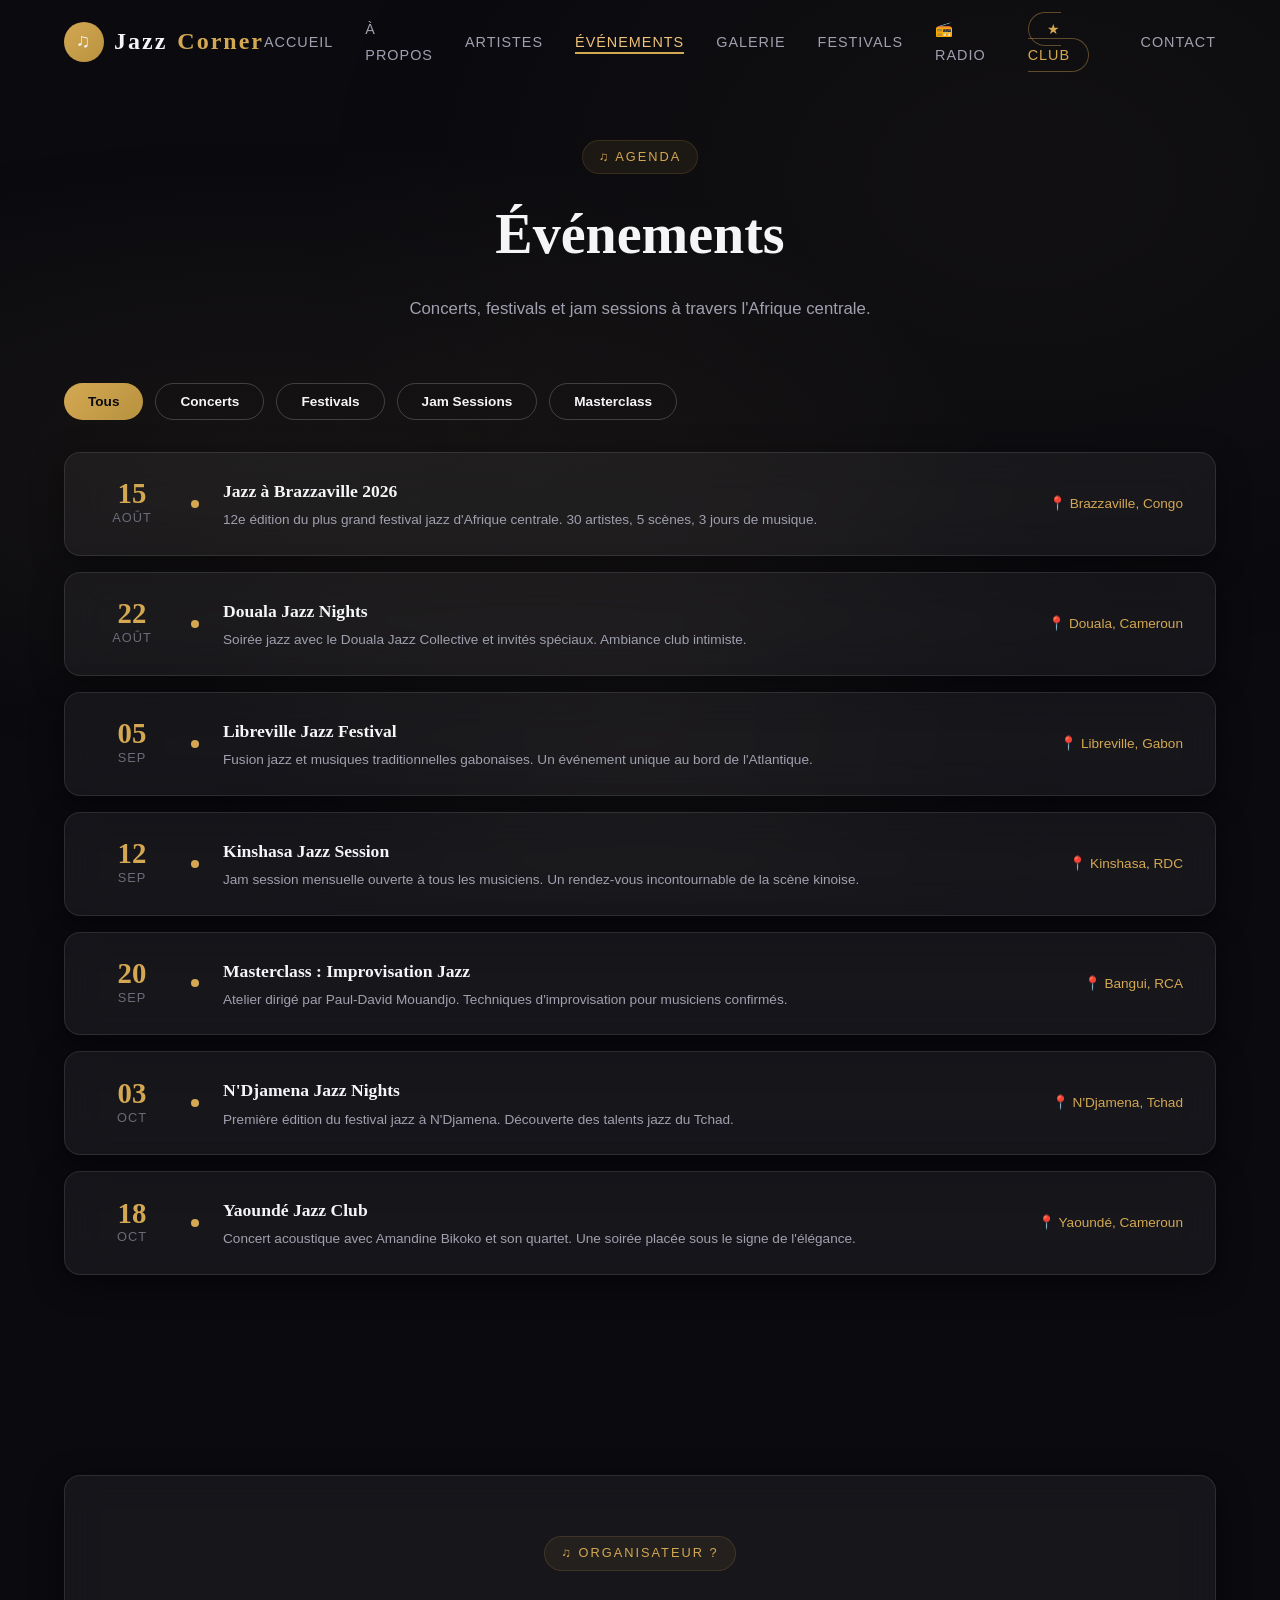
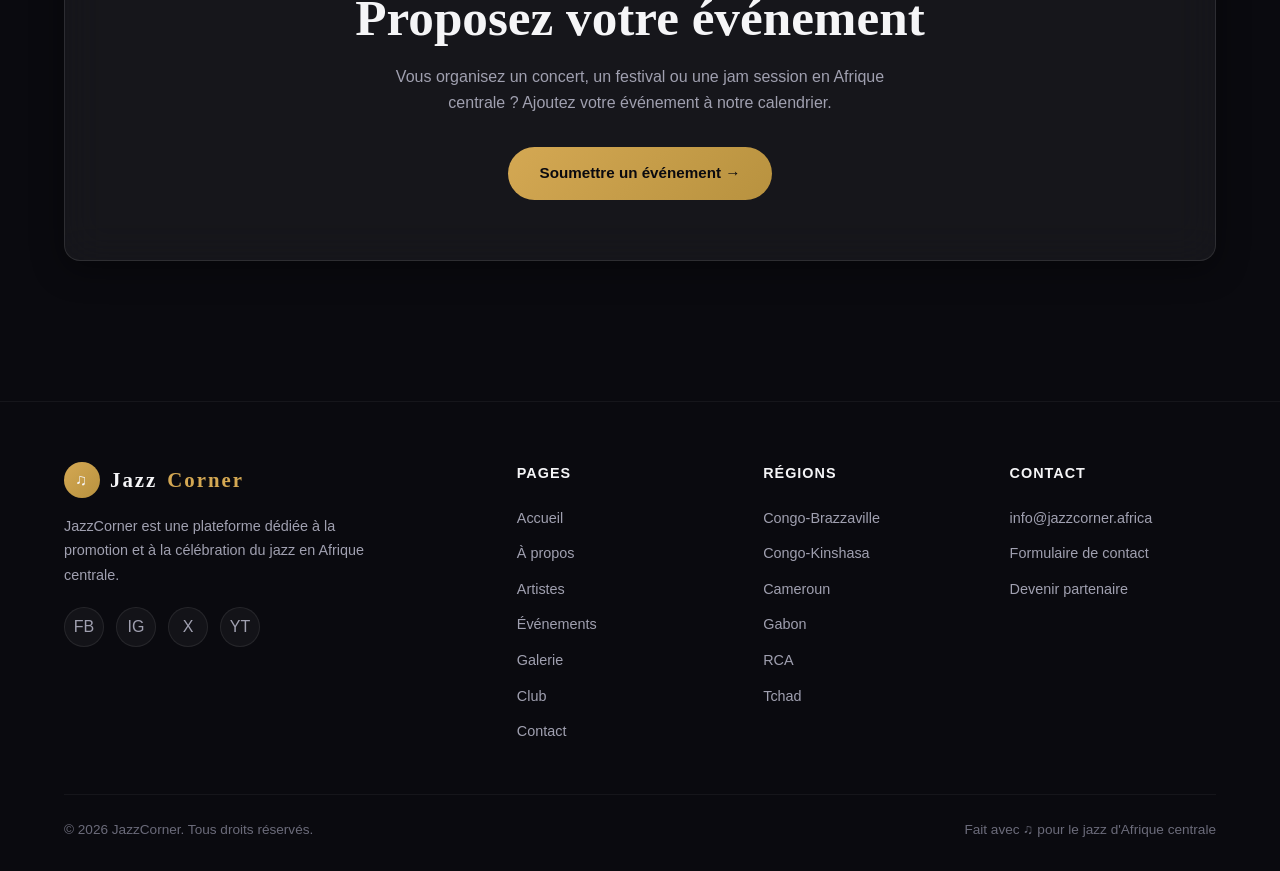
<file: evenements.html>
<!DOCTYPE html>
<html lang="fr">
<head>
  <meta charset="UTF-8">
  <script>document.documentElement.classList.add('js');</script>
  <meta name="viewport" content="width=device-width, initial-scale=1.0">
  <title>Événements – JazzCorner</title>
  <meta name="description" content="Calendrier des concerts, festivals et jam sessions jazz en Afrique centrale.">
  <link rel="stylesheet" href="css/style.css">
  <link rel="canonical" href="https://jazzcorner.africa/evenements.html">
  <link rel="icon" type="image/svg+xml" href="favicon.svg">
  <meta name="theme-color" content="#0a0a0f">
  <!-- Open Graph -->
  <meta property="og:type" content="website">
  <meta property="og:site_name" content="JazzCorner">
  <meta property="og:locale" content="fr_FR">
  <meta property="og:title" content="Événements – JazzCorner">
  <meta property="og:description" content="Calendrier des concerts, festivals et jam sessions jazz en Afrique centrale.">
  <meta property="og:url" content="https://jazzcorner.africa/evenements.html">
  <meta property="og:image" content="https://jazzcorner.africa/images/og-image.svg">
  <!-- Twitter Card -->
  <meta name="twitter:card" content="summary_large_image">
  <meta name="twitter:title" content="Événements – JazzCorner">
  <meta name="twitter:description" content="Calendrier des concerts, festivals et jam sessions jazz en Afrique centrale.">
  <meta name="twitter:image" content="https://jazzcorner.africa/images/og-image.svg">
</head>
<body>

  <nav class="navbar">
    <div class="container">
      <a href="index.html" class="nav-logo">
        <div class="logo-icon">&#9835;</div>
        Jazz<span>Corner</span>
      </a>
      <ul class="nav-links">
        <li><a href="index.html">Accueil</a></li>
        <li><a href="a-propos.html">À propos</a></li>
        <li><a href="artistes.html">Artistes</a></li>
        <li><a href="evenements.html">Événements</a></li>
        <li><a href="galerie.html">Galerie</a></li>
        <li><a href="festivals.html">Festivals</a></li>
        <li><a href="radio.html">📻 Radio</a></li>
        <li><a href="club.html" class="nav-cta">★ Club</a></li>
        <li><a href="contact.html">Contact</a></li>
      </ul>
      <button class="nav-toggle" aria-label="Menu">
        <span></span><span></span><span></span>
      </button>
    </div>
  </nav>

  <section class="page-header fade-in">
    <span class="section-tag">&#9835; Agenda</span>
    <h1 class="page-title">Événements</h1>
    <p>Concerts, festivals et jam sessions à travers l'Afrique centrale.</p>
  </section>

  <section class="section" style="padding-top:0;">
    <div class="container">
      <div style="display:flex;gap:12px;margin-bottom:32px;flex-wrap:wrap;">
        <button class="btn btn-primary" style="font-size:0.85rem;padding:10px 24px;">Tous</button>
        <button class="btn btn-secondary" style="font-size:0.85rem;padding:10px 24px;">Concerts</button>
        <button class="btn btn-secondary" style="font-size:0.85rem;padding:10px 24px;">Festivals</button>
        <button class="btn btn-secondary" style="font-size:0.85rem;padding:10px 24px;">Jam Sessions</button>
        <button class="btn btn-secondary" style="font-size:0.85rem;padding:10px 24px;">Masterclass</button>
      </div>

      <div class="events-list">
        <div class="event-item glass fade-in">
          <div class="event-date"><div class="day">15</div><div class="month">Août</div></div>
          <div class="event-dot"></div>
          <div class="event-info">
            <h3>Jazz à Brazzaville 2026</h3>
            <p>12e édition du plus grand festival jazz d'Afrique centrale. 30 artistes, 5 scènes, 3 jours de musique.</p>
          </div>
          <div class="event-location">&#128205; Brazzaville, Congo</div>
        </div>

        <div class="event-item glass fade-in">
          <div class="event-date"><div class="day">22</div><div class="month">Août</div></div>
          <div class="event-dot"></div>
          <div class="event-info">
            <h3>Douala Jazz Nights</h3>
            <p>Soirée jazz avec le Douala Jazz Collective et invités spéciaux. Ambiance club intimiste.</p>
          </div>
          <div class="event-location">&#128205; Douala, Cameroun</div>
        </div>

        <div class="event-item glass fade-in">
          <div class="event-date"><div class="day">05</div><div class="month">Sep</div></div>
          <div class="event-dot"></div>
          <div class="event-info">
            <h3>Libreville Jazz Festival</h3>
            <p>Fusion jazz et musiques traditionnelles gabonaises. Un événement unique au bord de l'Atlantique.</p>
          </div>
          <div class="event-location">&#128205; Libreville, Gabon</div>
        </div>

        <div class="event-item glass fade-in">
          <div class="event-date"><div class="day">12</div><div class="month">Sep</div></div>
          <div class="event-dot"></div>
          <div class="event-info">
            <h3>Kinshasa Jazz Session</h3>
            <p>Jam session mensuelle ouverte à tous les musiciens. Un rendez-vous incontournable de la scène kinoise.</p>
          </div>
          <div class="event-location">&#128205; Kinshasa, RDC</div>
        </div>

        <div class="event-item glass fade-in">
          <div class="event-date"><div class="day">20</div><div class="month">Sep</div></div>
          <div class="event-dot"></div>
          <div class="event-info">
            <h3>Masterclass : Improvisation Jazz</h3>
            <p>Atelier dirigé par Paul-David Mouandjo. Techniques d'improvisation pour musiciens confirmés.</p>
          </div>
          <div class="event-location">&#128205; Bangui, RCA</div>
        </div>

        <div class="event-item glass fade-in">
          <div class="event-date"><div class="day">03</div><div class="month">Oct</div></div>
          <div class="event-dot"></div>
          <div class="event-info">
            <h3>N'Djamena Jazz Nights</h3>
            <p>Première édition du festival jazz à N'Djamena. Découverte des talents jazz du Tchad.</p>
          </div>
          <div class="event-location">&#128205; N'Djamena, Tchad</div>
        </div>

        <div class="event-item glass fade-in">
          <div class="event-date"><div class="day">18</div><div class="month">Oct</div></div>
          <div class="event-dot"></div>
          <div class="event-info">
            <h3>Yaoundé Jazz Club</h3>
            <p>Concert acoustique avec Amandine Bikoko et son quartet. Une soirée placée sous le signe de l'élégance.</p>
          </div>
          <div class="event-location">&#128205; Yaoundé, Cameroun</div>
        </div>
      </div>
    </div>
  </section>

  <section class="section">
    <div class="container">
      <div class="glass-card fade-in" style="text-align:center;padding:60px 32px;">
        <span class="section-tag">&#9835; Organisateur ?</span>
        <h2 class="section-title" style="margin-bottom:16px;">Proposez votre événement</h2>
        <p style="color:var(--text-secondary);max-width:500px;margin:0 auto 32px;">Vous organisez un concert, un festival ou une jam session en Afrique centrale ? Ajoutez votre événement à notre calendrier.</p>
        <a href="contact.html" class="btn btn-primary">Soumettre un événement &rarr;</a>
      </div>
    </div>
  </section>

  <footer class="footer">
    <div class="container">
      <div class="footer-grid">
        <div class="footer-brand">
          <a href="index.html" class="nav-logo" style="font-size:1.3rem;">
            <div class="logo-icon" style="width:36px;height:36px;font-size:1rem;">&#9835;</div>
            Jazz<span>Corner</span>
          </a>
          <p>JazzCorner est une plateforme dédiée à la promotion et à la célébration du jazz en Afrique centrale.</p>
          <div class="footer-social">
            <a href="#" aria-label="Facebook">FB</a>
            <a href="#" aria-label="Instagram">IG</a>
            <a href="#" aria-label="Twitter">X</a>
            <a href="#" aria-label="YouTube">YT</a>
          </div>
        </div>
        <div>
          <h4>Pages</h4>
          <ul>
            <li><a href="index.html">Accueil</a></li>
            <li><a href="a-propos.html">À propos</a></li>
            <li><a href="artistes.html">Artistes</a></li>
            <li><a href="evenements.html">Événements</a></li>
            <li><a href="galerie.html">Galerie</a></li>
            <li><a href="club.html">Club</a></li>
            <li><a href="contact.html">Contact</a></li>
          </ul>
        </div>
        <div>
          <h4>Régions</h4>
          <ul>
            <li><a href="#">Congo-Brazzaville</a></li>
            <li><a href="#">Congo-Kinshasa</a></li>
            <li><a href="#">Cameroun</a></li>
            <li><a href="#">Gabon</a></li>
            <li><a href="#">RCA</a></li>
            <li><a href="#">Tchad</a></li>
          </ul>
        </div>
        <div>
          <h4>Contact</h4>
          <ul>
            <li><a href="mailto:info@jazzcorner.africa">info@jazzcorner.africa</a></li>
            <li><a href="contact.html">Formulaire de contact</a></li>
            <li><a href="#">Devenir partenaire</a></li>
          </ul>
        </div>
      </div>
      <div class="footer-bottom">
        <p>&copy; 2026 JazzCorner. Tous droits réservés.</p>
        <p>Fait avec &#9835; pour le jazz d'Afrique centrale</p>
      </div>
    </div>
  </footer>

  <script src="js/main.js"></script>
</body>
</html>
</file>
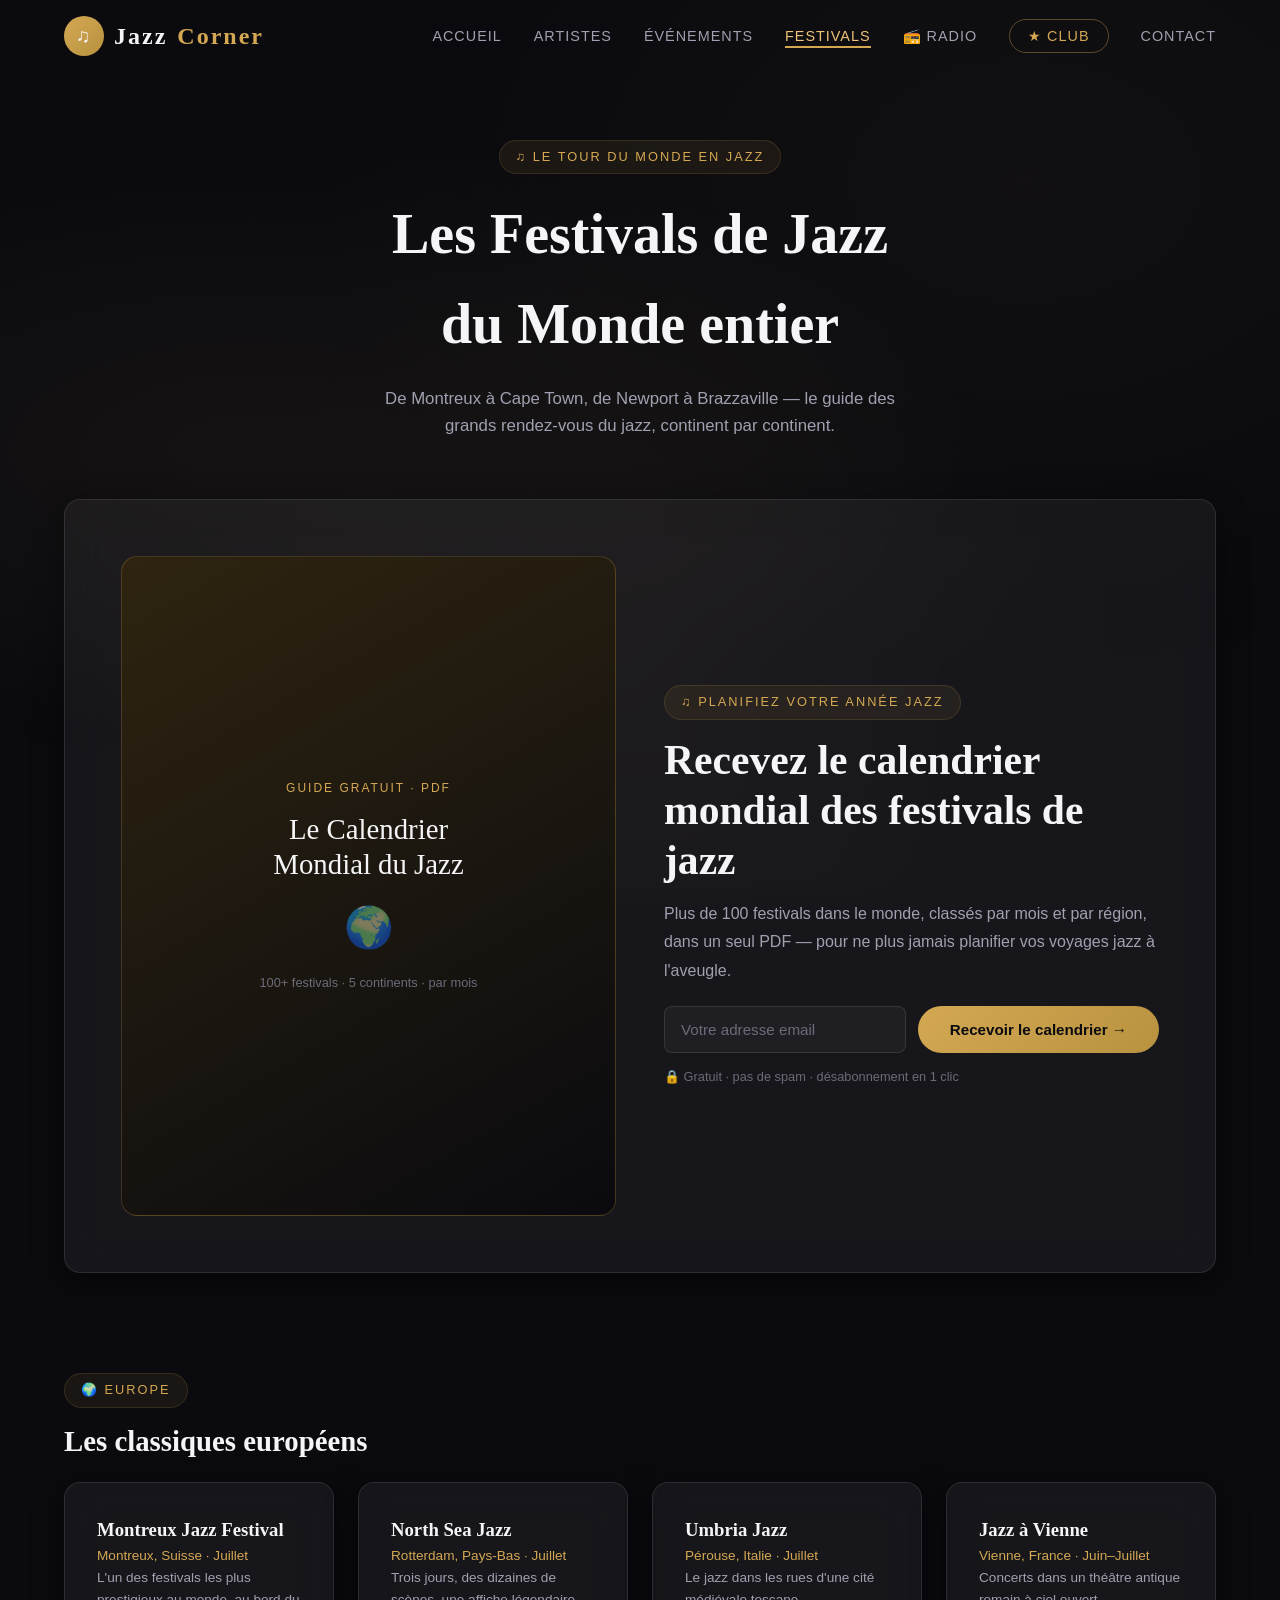
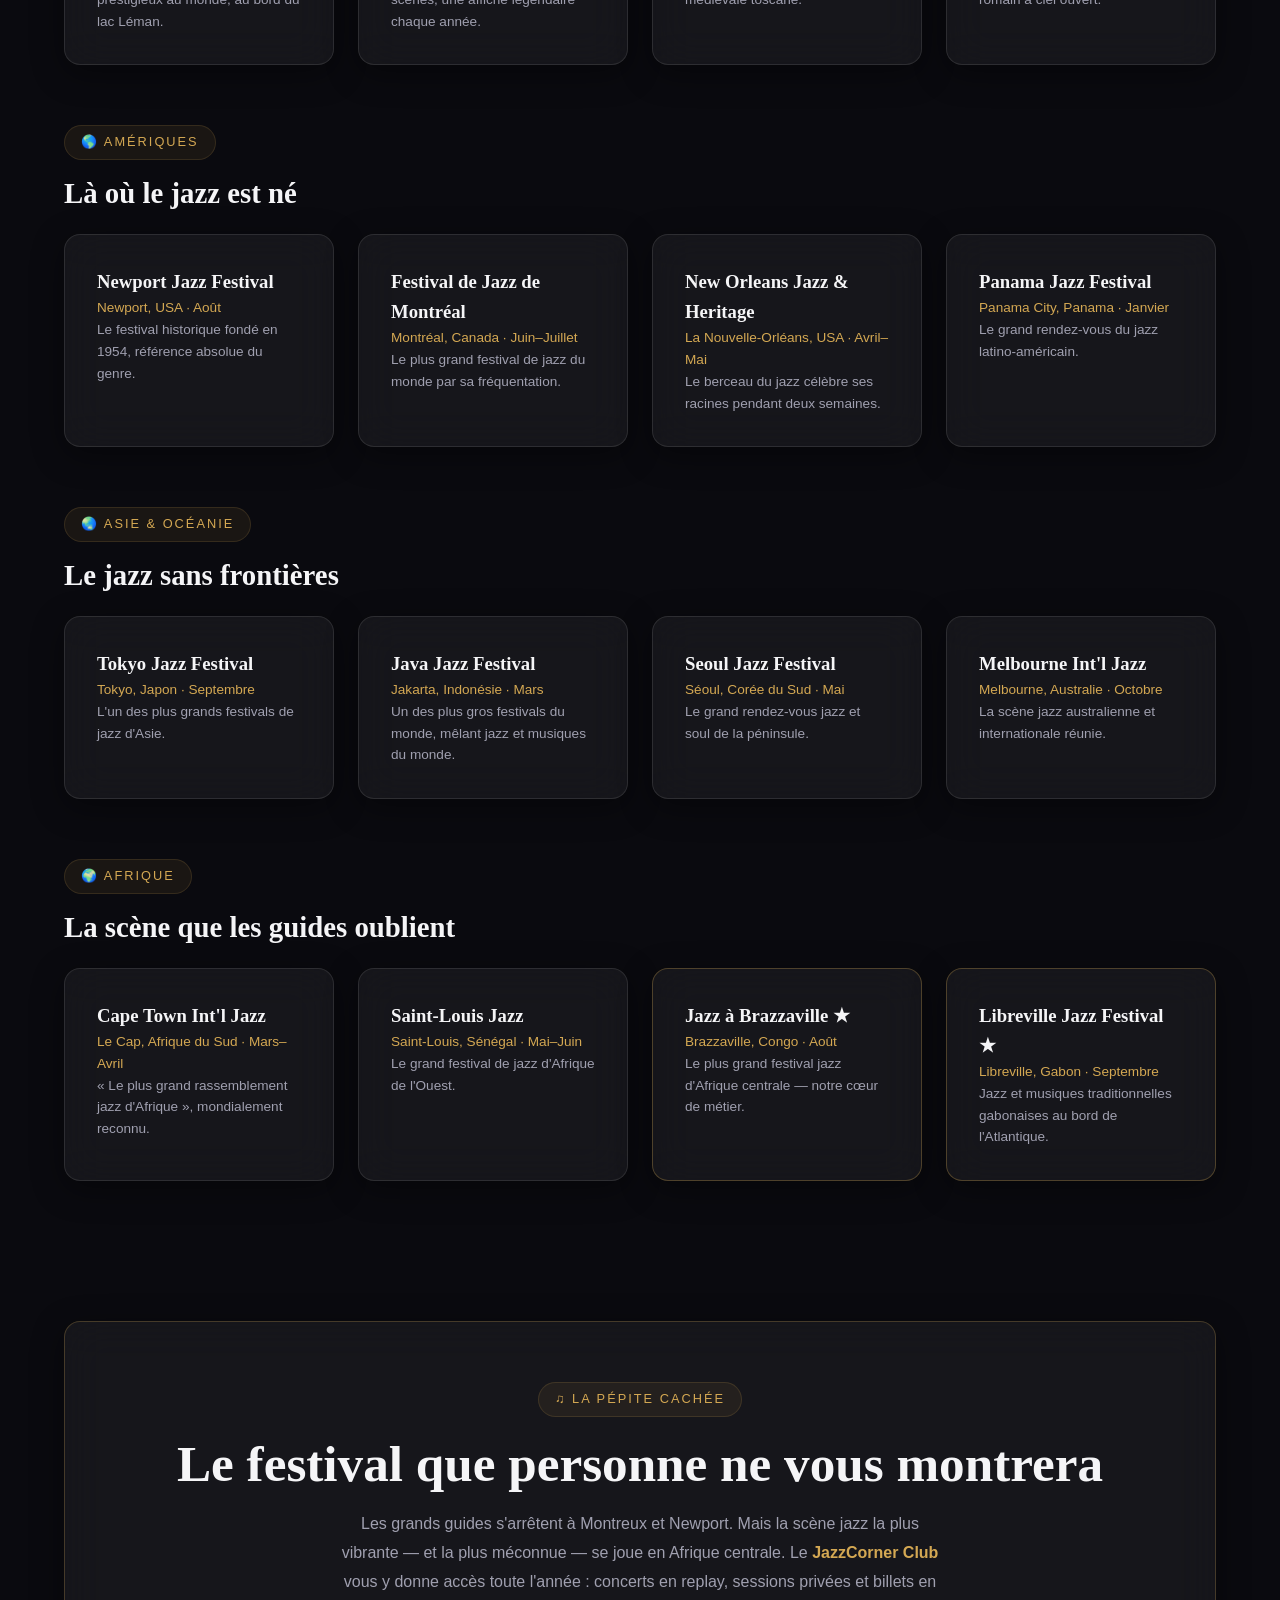
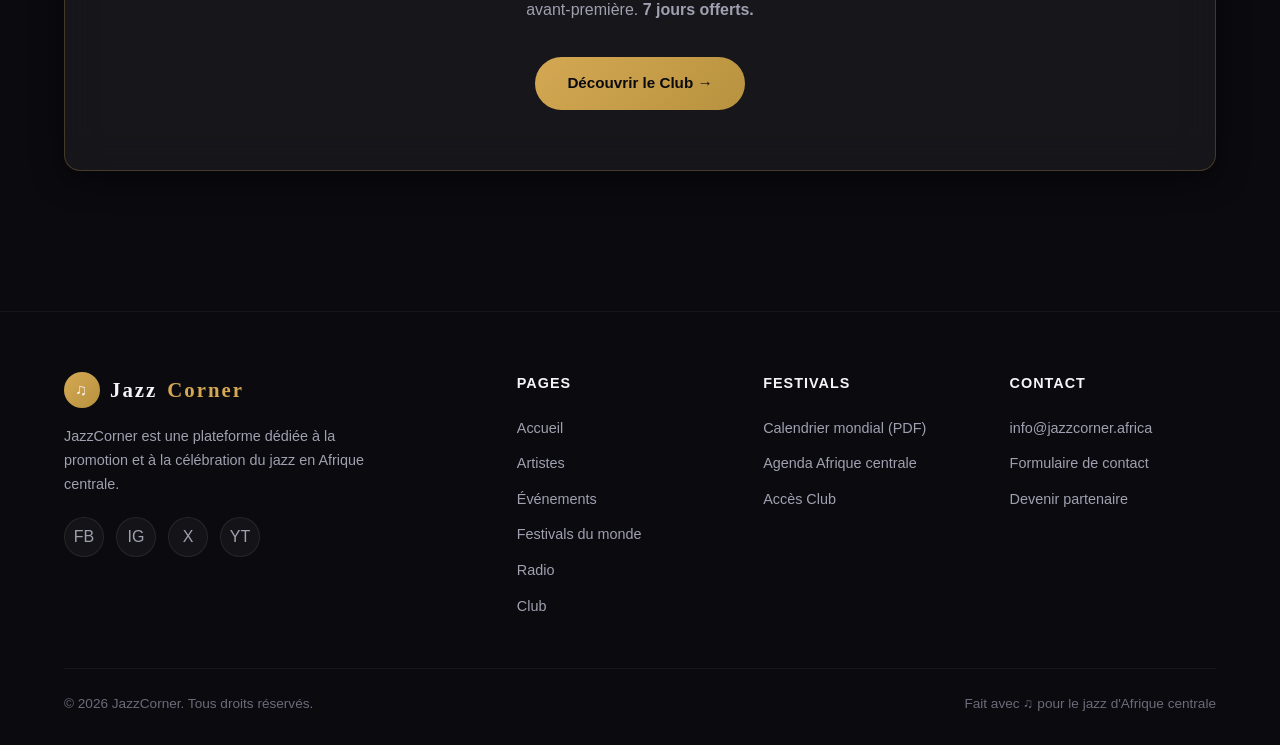
<file: festivals.html>
<!DOCTYPE html>
<html lang="fr">
<head>
  <meta charset="UTF-8">
  <script>document.documentElement.classList.add('js');</script>
  <meta name="viewport" content="width=device-width, initial-scale=1.0">
  <title>Les Festivals de Jazz du Monde entier – JazzCorner</title>
  <meta name="description" content="Le guide des plus grands festivals de jazz du monde : Europe, Amérique, Afrique, Asie. Découvrez où et quand vivre le jazz, et la scène d'Afrique centrale à ne pas manquer.">
  <link rel="stylesheet" href="css/style.css">
  <link rel="canonical" href="https://jazzcorner.africa/festivals.html">
  <link rel="icon" type="image/svg+xml" href="favicon.svg">
  <meta name="theme-color" content="#0a0a0f">
  <!-- Open Graph -->
  <meta property="og:type" content="website">
  <meta property="og:site_name" content="JazzCorner">
  <meta property="og:locale" content="fr_FR">
  <meta property="og:title" content="Les Festivals de Jazz du Monde entier – JazzCorner">
  <meta property="og:description" content="Le guide des plus grands festivals de jazz du monde : Europe, Amérique, Afrique, Asie. Découvrez où et quand vivre le jazz, et la scène d'Afrique centrale à ne pas manquer.">
  <meta property="og:url" content="https://jazzcorner.africa/festivals.html">
  <meta property="og:image" content="https://jazzcorner.africa/images/og-image.svg">
  <!-- Twitter Card -->
  <meta name="twitter:card" content="summary_large_image">
  <meta name="twitter:title" content="Les Festivals de Jazz du Monde entier – JazzCorner">
  <meta name="twitter:description" content="Le guide des plus grands festivals de jazz du monde : Europe, Amérique, Afrique, Asie. Découvrez où et quand vivre le jazz, et la scène d'Afrique centrale à ne pas manquer.">
  <meta name="twitter:image" content="https://jazzcorner.africa/images/og-image.svg">
</head>
<body>

  <!-- Navigation -->
  <nav class="navbar" role="navigation" aria-label="Navigation principale">
    <div class="container">
      <a href="index.html" class="nav-logo" aria-label="JazzCorner accueil">
        <div class="logo-icon">&#9835;</div>
        Jazz<span>Corner</span>
      </a>
      <ul class="nav-links">
        <li><a href="index.html">Accueil</a></li>
        <li><a href="artistes.html">Artistes</a></li>
        <li><a href="evenements.html">Événements</a></li>
        <li><a href="festivals.html">Festivals</a></li>
        <li><a href="radio.html">📻 Radio</a></li>
        <li><a href="club.html" class="nav-cta">★ Club</a></li>
        <li><a href="contact.html">Contact</a></li>
      </ul>
      <button class="nav-toggle" aria-label="Menu de navigation">
        <span></span><span></span><span></span>
      </button>
    </div>
  </nav>

  <!-- Header -->
  <section class="page-header fade-in">
    <span class="section-tag">&#9835; Le tour du monde en jazz</span>
    <h1 class="page-title">Les Festivals de Jazz<br>du Monde entier</h1>
    <p>De Montreux à Cape Town, de Newport à Brazzaville — le guide des grands rendez-vous du jazz, continent par continent.</p>
  </section>

  <!-- Lead magnet (funnel entry) -->
  <section class="section" id="calendrier" style="padding-top:0;">
    <div class="container">
      <div class="glass leadmagnet fade-in">
        <div class="lm-cover">
          <span class="lm-cover-note">Guide gratuit · PDF</span>
          <span class="lm-cover-title">Le Calendrier<br>Mondial du Jazz</span>
          <span style="font-size:2.5rem;color:rgba(212,168,83,0.5);">&#127757;</span>
          <span style="font-size:0.8rem;color:var(--text-muted);">100+ festivals · 5 continents · par mois</span>
        </div>
        <div>
          <span class="section-tag">&#9835; Planifiez votre année jazz</span>
          <h2 class="section-title" style="font-size:clamp(1.8rem,4vw,2.6rem);margin-bottom:14px;">Recevez le calendrier mondial des festivals de jazz</h2>
          <p style="color:var(--text-secondary);line-height:1.8;">Plus de 100 festivals dans le monde, classés par mois et par région, dans un seul PDF — pour ne plus jamais planifier vos voyages jazz à l'aveugle.</p>
          <form class="lm-form" data-redirect="merci-festivals.html">
            <input type="email" placeholder="Votre adresse email" class="form-control" required aria-label="Votre adresse email">
            <button type="submit" class="btn btn-primary">Recevoir le calendrier &rarr;</button>
          </form>
          <p class="lm-trust">&#128274; Gratuit · pas de spam · désabonnement en 1 clic</p>
        </div>
      </div>
    </div>
  </section>

  <!-- Directory by continent -->
  <section class="section" style="padding-top:0;">
    <div class="container">

      <!-- Europe -->
      <div class="section-header fade-in" style="text-align:left;margin-bottom:24px;">
        <span class="section-tag">🌍 Europe</span>
        <h2 class="section-title" style="font-size:1.8rem;">Les classiques européens</h2>
      </div>
      <div class="artists-grid" style="margin-bottom:60px;">
        <div class="glass-card fade-in"><h3 style="font-family:var(--font-display);">Montreux Jazz Festival</h3><p class="artist-role" style="color:var(--gold);font-size:0.85rem;">Montreux, Suisse · Juillet</p><p style="color:var(--text-secondary);font-size:0.85rem;">L'un des festivals les plus prestigieux au monde, au bord du lac Léman.</p></div>
        <div class="glass-card fade-in"><h3 style="font-family:var(--font-display);">North Sea Jazz</h3><p class="artist-role" style="color:var(--gold);font-size:0.85rem;">Rotterdam, Pays-Bas · Juillet</p><p style="color:var(--text-secondary);font-size:0.85rem;">Trois jours, des dizaines de scènes, une affiche légendaire chaque année.</p></div>
        <div class="glass-card fade-in"><h3 style="font-family:var(--font-display);">Umbria Jazz</h3><p class="artist-role" style="color:var(--gold);font-size:0.85rem;">Pérouse, Italie · Juillet</p><p style="color:var(--text-secondary);font-size:0.85rem;">Le jazz dans les rues d'une cité médiévale toscane.</p></div>
        <div class="glass-card fade-in"><h3 style="font-family:var(--font-display);">Jazz à Vienne</h3><p class="artist-role" style="color:var(--gold);font-size:0.85rem;">Vienne, France · Juin–Juillet</p><p style="color:var(--text-secondary);font-size:0.85rem;">Concerts dans un théâtre antique romain à ciel ouvert.</p></div>
      </div>

      <!-- Amériques -->
      <div class="section-header fade-in" style="text-align:left;margin-bottom:24px;">
        <span class="section-tag">🌎 Amériques</span>
        <h2 class="section-title" style="font-size:1.8rem;">Là où le jazz est né</h2>
      </div>
      <div class="artists-grid" style="margin-bottom:60px;">
        <div class="glass-card fade-in"><h3 style="font-family:var(--font-display);">Newport Jazz Festival</h3><p class="artist-role" style="color:var(--gold);font-size:0.85rem;">Newport, USA · Août</p><p style="color:var(--text-secondary);font-size:0.85rem;">Le festival historique fondé en 1954, référence absolue du genre.</p></div>
        <div class="glass-card fade-in"><h3 style="font-family:var(--font-display);">Festival de Jazz de Montréal</h3><p class="artist-role" style="color:var(--gold);font-size:0.85rem;">Montréal, Canada · Juin–Juillet</p><p style="color:var(--text-secondary);font-size:0.85rem;">Le plus grand festival de jazz du monde par sa fréquentation.</p></div>
        <div class="glass-card fade-in"><h3 style="font-family:var(--font-display);">New Orleans Jazz &amp; Heritage</h3><p class="artist-role" style="color:var(--gold);font-size:0.85rem;">La Nouvelle-Orléans, USA · Avril–Mai</p><p style="color:var(--text-secondary);font-size:0.85rem;">Le berceau du jazz célèbre ses racines pendant deux semaines.</p></div>
        <div class="glass-card fade-in"><h3 style="font-family:var(--font-display);">Panama Jazz Festival</h3><p class="artist-role" style="color:var(--gold);font-size:0.85rem;">Panama City, Panama · Janvier</p><p style="color:var(--text-secondary);font-size:0.85rem;">Le grand rendez-vous du jazz latino-américain.</p></div>
      </div>

      <!-- Asie & Océanie -->
      <div class="section-header fade-in" style="text-align:left;margin-bottom:24px;">
        <span class="section-tag">🌏 Asie &amp; Océanie</span>
        <h2 class="section-title" style="font-size:1.8rem;">Le jazz sans frontières</h2>
      </div>
      <div class="artists-grid" style="margin-bottom:60px;">
        <div class="glass-card fade-in"><h3 style="font-family:var(--font-display);">Tokyo Jazz Festival</h3><p class="artist-role" style="color:var(--gold);font-size:0.85rem;">Tokyo, Japon · Septembre</p><p style="color:var(--text-secondary);font-size:0.85rem;">L'un des plus grands festivals de jazz d'Asie.</p></div>
        <div class="glass-card fade-in"><h3 style="font-family:var(--font-display);">Java Jazz Festival</h3><p class="artist-role" style="color:var(--gold);font-size:0.85rem;">Jakarta, Indonésie · Mars</p><p style="color:var(--text-secondary);font-size:0.85rem;">Un des plus gros festivals du monde, mêlant jazz et musiques du monde.</p></div>
        <div class="glass-card fade-in"><h3 style="font-family:var(--font-display);">Seoul Jazz Festival</h3><p class="artist-role" style="color:var(--gold);font-size:0.85rem;">Séoul, Corée du Sud · Mai</p><p style="color:var(--text-secondary);font-size:0.85rem;">Le grand rendez-vous jazz et soul de la péninsule.</p></div>
        <div class="glass-card fade-in"><h3 style="font-family:var(--font-display);">Melbourne Int'l Jazz</h3><p class="artist-role" style="color:var(--gold);font-size:0.85rem;">Melbourne, Australie · Octobre</p><p style="color:var(--text-secondary);font-size:0.85rem;">La scène jazz australienne et internationale réunie.</p></div>
      </div>

      <!-- Afrique (le pont vers le Club) -->
      <div class="section-header fade-in" style="text-align:left;margin-bottom:24px;">
        <span class="section-tag">🌍 Afrique</span>
        <h2 class="section-title" style="font-size:1.8rem;">La scène que les guides oublient</h2>
      </div>
      <div class="artists-grid" style="margin-bottom:40px;">
        <div class="glass-card fade-in"><h3 style="font-family:var(--font-display);">Cape Town Int'l Jazz</h3><p class="artist-role" style="color:var(--gold);font-size:0.85rem;">Le Cap, Afrique du Sud · Mars–Avril</p><p style="color:var(--text-secondary);font-size:0.85rem;">« Le plus grand rassemblement jazz d'Afrique », mondialement reconnu.</p></div>
        <div class="glass-card fade-in"><h3 style="font-family:var(--font-display);">Saint-Louis Jazz</h3><p class="artist-role" style="color:var(--gold);font-size:0.85rem;">Saint-Louis, Sénégal · Mai–Juin</p><p style="color:var(--text-secondary);font-size:0.85rem;">Le grand festival de jazz d'Afrique de l'Ouest.</p></div>
        <div class="glass-card fade-in" style="border:1px solid rgba(212,168,83,0.3);"><h3 style="font-family:var(--font-display);">Jazz à Brazzaville ★</h3><p class="artist-role" style="color:var(--gold);font-size:0.85rem;">Brazzaville, Congo · Août</p><p style="color:var(--text-secondary);font-size:0.85rem;">Le plus grand festival jazz d'Afrique centrale — notre cœur de métier.</p></div>
        <div class="glass-card fade-in" style="border:1px solid rgba(212,168,83,0.3);"><h3 style="font-family:var(--font-display);">Libreville Jazz Festival ★</h3><p class="artist-role" style="color:var(--gold);font-size:0.85rem;">Libreville, Gabon · Septembre</p><p style="color:var(--text-secondary);font-size:0.85rem;">Jazz et musiques traditionnelles gabonaises au bord de l'Atlantique.</p></div>
      </div>
    </div>
  </section>

  <!-- Bridge to Club -->
  <section class="section" style="padding-top:0;">
    <div class="container">
      <div class="glass-card fade-in" style="text-align:center;padding:60px 32px;border:1px solid rgba(212,168,83,0.25);">
        <span class="section-tag">&#9835; La pépite cachée</span>
        <h2 class="section-title" style="margin-bottom:16px;">Le festival que personne ne vous montrera</h2>
        <p style="color:var(--text-secondary);max-width:600px;margin:0 auto 32px;line-height:1.8;">Les grands guides s'arrêtent à Montreux et Newport. Mais la scène jazz la plus vibrante — et la plus méconnue — se joue en Afrique centrale. Le <strong style="color:var(--gold);">JazzCorner Club</strong> vous y donne accès toute l'année : concerts en replay, sessions privées et billets en avant-première. <strong>7 jours offerts.</strong></p>
        <a href="club.html" class="btn btn-primary">Découvrir le Club &rarr;</a>
      </div>
    </div>
  </section>

  <!-- Footer -->
  <footer class="footer">
    <div class="container">
      <div class="footer-grid">
        <div class="footer-brand">
          <a href="index.html" class="nav-logo" style="font-size:1.3rem;">
            <div class="logo-icon" style="width:36px;height:36px;font-size:1rem;">&#9835;</div>
            Jazz<span>Corner</span>
          </a>
          <p>JazzCorner est une plateforme dédiée à la promotion et à la célébration du jazz en Afrique centrale.</p>
          <div class="footer-social">
            <a href="#" aria-label="Facebook">FB</a>
            <a href="#" aria-label="Instagram">IG</a>
            <a href="#" aria-label="Twitter">X</a>
            <a href="#" aria-label="YouTube">YT</a>
          </div>
        </div>
        <div>
          <h4>Pages</h4>
          <ul>
            <li><a href="index.html">Accueil</a></li>
            <li><a href="artistes.html">Artistes</a></li>
            <li><a href="evenements.html">Événements</a></li>
            <li><a href="festivals.html">Festivals du monde</a></li>
            <li><a href="radio.html">Radio</a></li>
            <li><a href="club.html">Club</a></li>
          </ul>
        </div>
        <div>
          <h4>Festivals</h4>
          <ul>
            <li><a href="festivals.html#calendrier">Calendrier mondial (PDF)</a></li>
            <li><a href="evenements.html">Agenda Afrique centrale</a></li>
            <li><a href="club.html">Accès Club</a></li>
          </ul>
        </div>
        <div>
          <h4>Contact</h4>
          <ul>
            <li><a href="mailto:info@jazzcorner.africa">info@jazzcorner.africa</a></li>
            <li><a href="contact.html">Formulaire de contact</a></li>
            <li><a href="#">Devenir partenaire</a></li>
          </ul>
        </div>
      </div>
      <div class="footer-bottom">
        <p>&copy; 2026 JazzCorner. Tous droits réservés.</p>
        <p>Fait avec &#9835; pour le jazz d'Afrique centrale</p>
      </div>
    </div>
  </footer>

  <script src="js/main.js"></script>
</body>
</html>
</file>
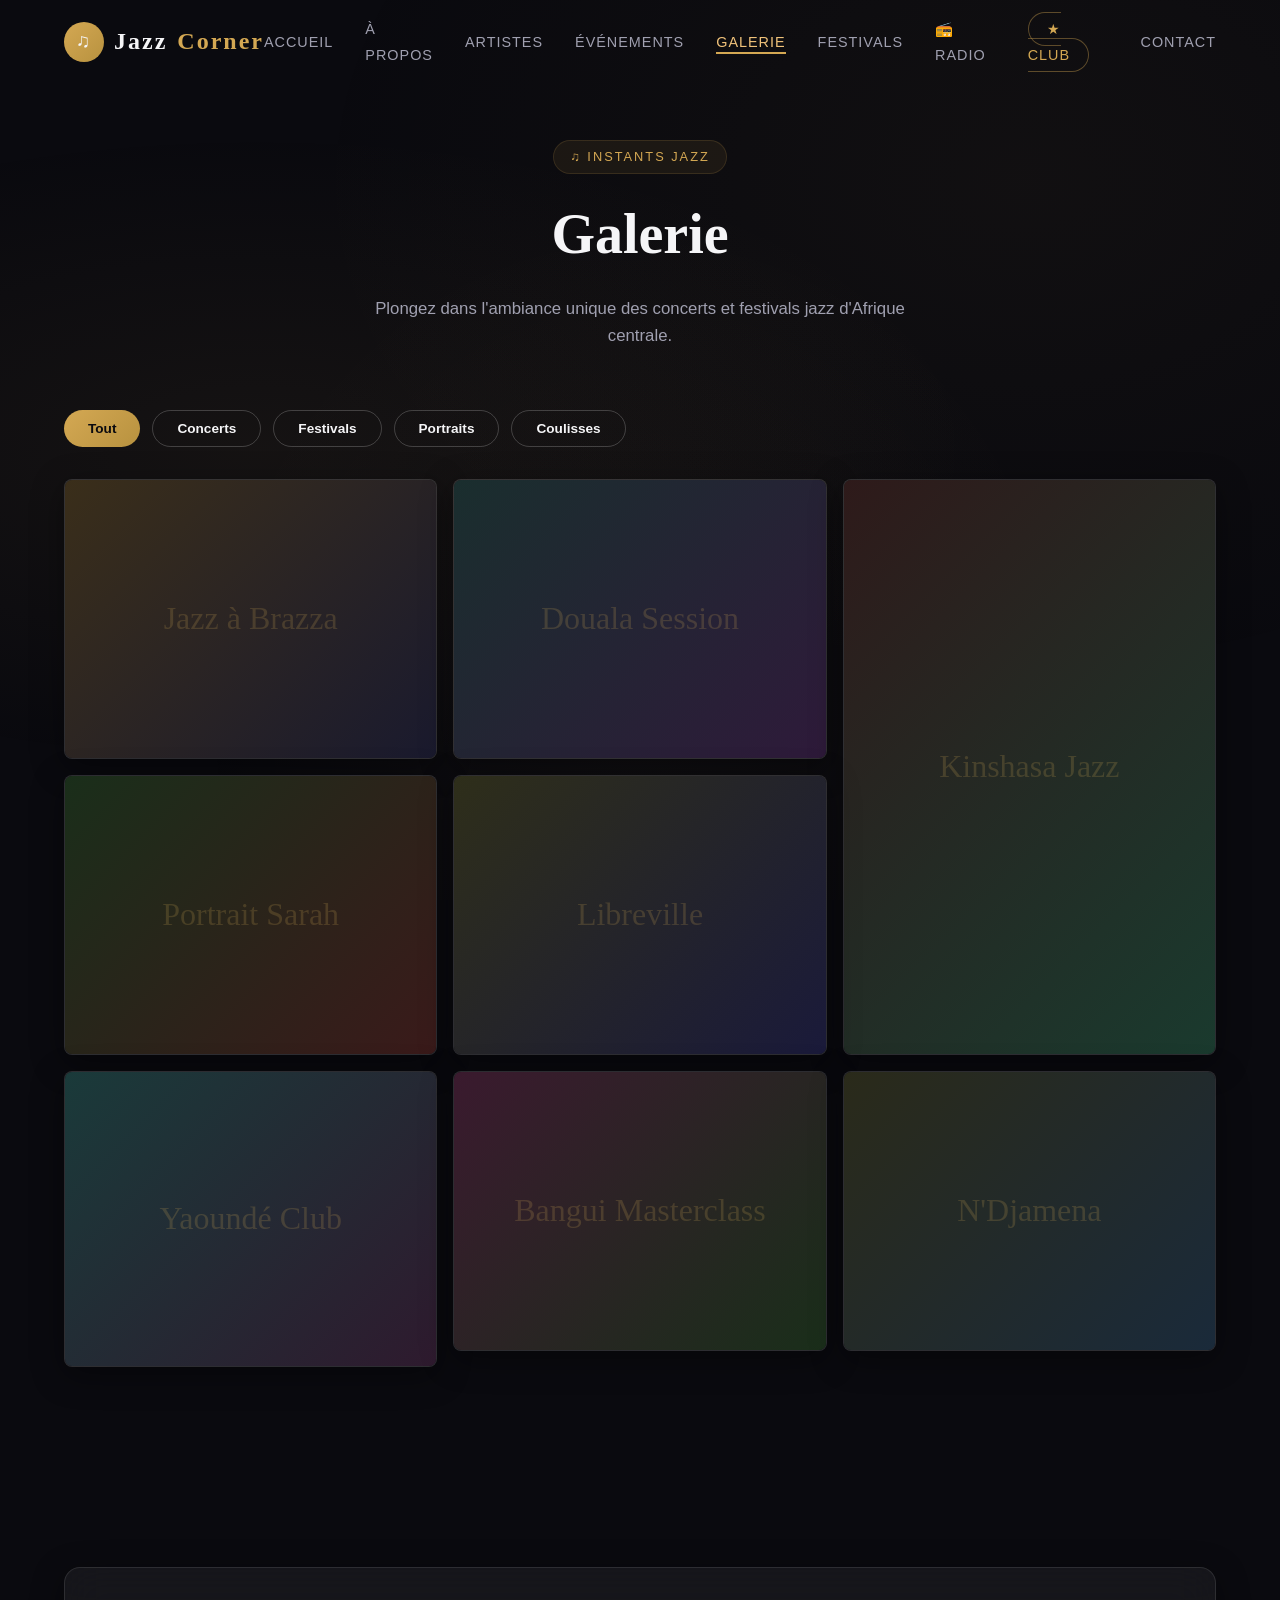
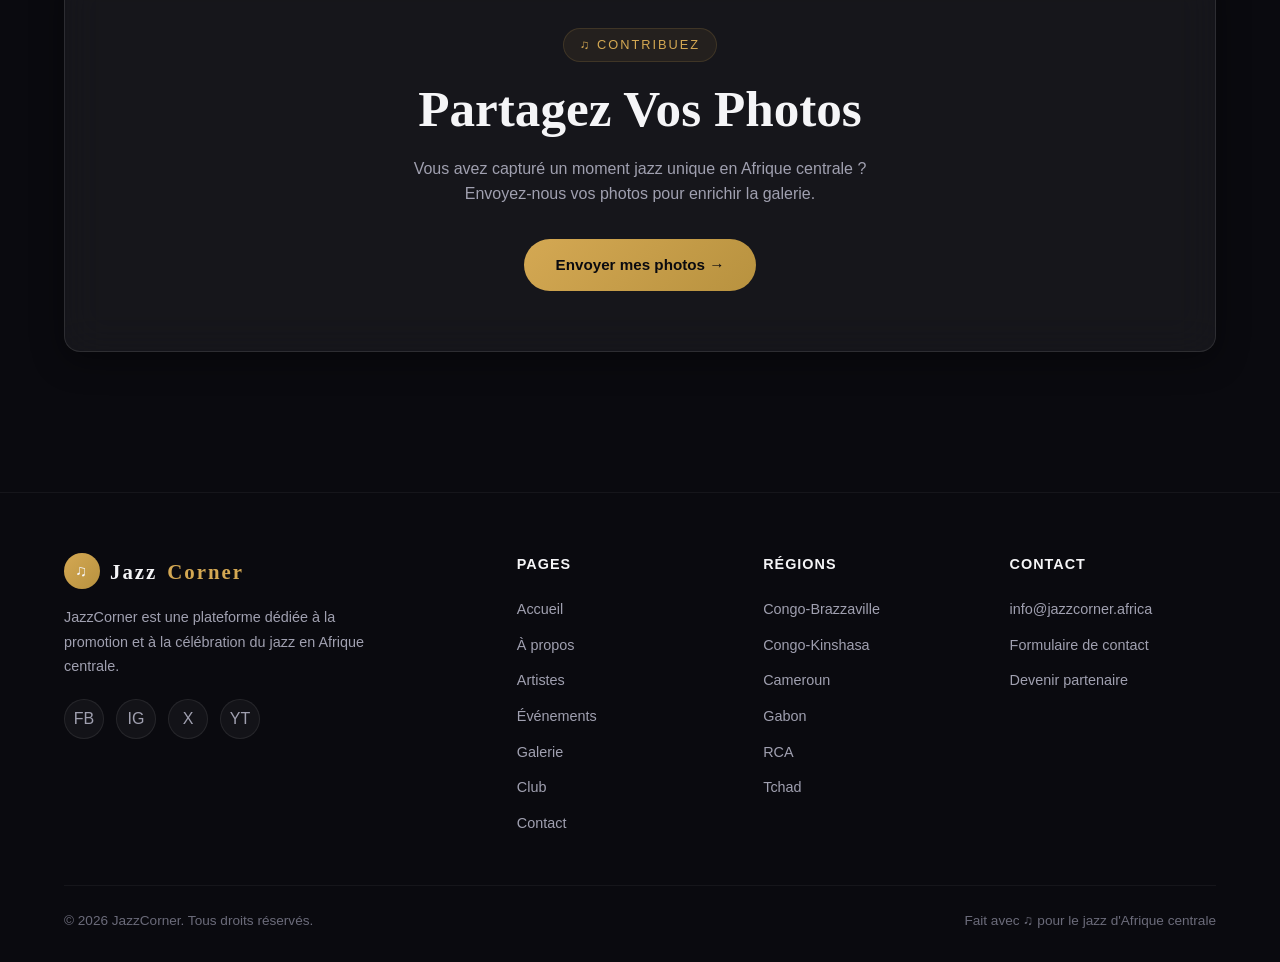
<file: galerie.html>
<!DOCTYPE html>
<html lang="fr">
<head>
  <meta charset="UTF-8">
  <script>document.documentElement.classList.add('js');</script>
  <meta name="viewport" content="width=device-width, initial-scale=1.0">
  <title>Galerie – JazzCorner</title>
  <meta name="description" content="Galerie photo et vidéo des concerts, festivals et moments jazz en Afrique centrale.">
  <link rel="stylesheet" href="css/style.css">
  <link rel="canonical" href="https://jazzcorner.africa/galerie.html">
  <link rel="icon" type="image/svg+xml" href="favicon.svg">
  <meta name="theme-color" content="#0a0a0f">
  <!-- Open Graph -->
  <meta property="og:type" content="website">
  <meta property="og:site_name" content="JazzCorner">
  <meta property="og:locale" content="fr_FR">
  <meta property="og:title" content="Galerie – JazzCorner">
  <meta property="og:description" content="Galerie photo et vidéo des concerts, festivals et moments jazz en Afrique centrale.">
  <meta property="og:url" content="https://jazzcorner.africa/galerie.html">
  <meta property="og:image" content="https://jazzcorner.africa/images/og-image.svg">
  <!-- Twitter Card -->
  <meta name="twitter:card" content="summary_large_image">
  <meta name="twitter:title" content="Galerie – JazzCorner">
  <meta name="twitter:description" content="Galerie photo et vidéo des concerts, festivals et moments jazz en Afrique centrale.">
  <meta name="twitter:image" content="https://jazzcorner.africa/images/og-image.svg">
</head>
<body>

  <nav class="navbar">
    <div class="container">
      <a href="index.html" class="nav-logo">
        <div class="logo-icon">&#9835;</div>
        Jazz<span>Corner</span>
      </a>
      <ul class="nav-links">
        <li><a href="index.html">Accueil</a></li>
        <li><a href="a-propos.html">À propos</a></li>
        <li><a href="artistes.html">Artistes</a></li>
        <li><a href="evenements.html">Événements</a></li>
        <li><a href="galerie.html">Galerie</a></li>
        <li><a href="festivals.html">Festivals</a></li>
        <li><a href="radio.html">📻 Radio</a></li>
        <li><a href="club.html" class="nav-cta">★ Club</a></li>
        <li><a href="contact.html">Contact</a></li>
      </ul>
      <button class="nav-toggle" aria-label="Menu">
        <span></span><span></span><span></span>
      </button>
    </div>
  </nav>

  <section class="page-header fade-in">
    <span class="section-tag">&#9835; Instants jazz</span>
    <h1 class="page-title">Galerie</h1>
    <p>Plongez dans l'ambiance unique des concerts et festivals jazz d'Afrique centrale.</p>
  </section>

  <section class="section" style="padding-top:0;">
    <div class="container">
      <div style="display:flex;gap:12px;margin-bottom:32px;flex-wrap:wrap;">
        <button class="btn btn-primary" style="font-size:0.85rem;padding:10px 24px;">Tout</button>
        <button class="btn btn-secondary" style="font-size:0.85rem;padding:10px 24px;">Concerts</button>
        <button class="btn btn-secondary" style="font-size:0.85rem;padding:10px 24px;">Festivals</button>
        <button class="btn btn-secondary" style="font-size:0.85rem;padding:10px 24px;">Portraits</button>
        <button class="btn btn-secondary" style="font-size:0.85rem;padding:10px 24px;">Coulisses</button>
      </div>

      <div class="gallery-grid">
        <div class="gallery-item glass fade-in">
          <div style="width:100%;height:100%;background:linear-gradient(135deg,#3a2e1a,#1a1a2e);display:flex;align-items:center;justify-content:center;font-size:2rem;color:rgba(212,168,83,0.2);font-family:var(--font-display);">Jazz à Brazza</div>
          <div class="gallery-item-overlay"><span>Festival Brazzaville 2025</span></div>
        </div>
        <div class="gallery-item glass fade-in">
          <div style="width:100%;height:100%;background:linear-gradient(135deg,#1a2e2e,#2e1a3a);display:flex;align-items:center;justify-content:center;font-size:2rem;color:rgba(212,168,83,0.2);font-family:var(--font-display);">Douala Session</div>
          <div class="gallery-item-overlay"><span>Jam Session Douala</span></div>
        </div>
        <div class="gallery-item glass fade-in">
          <div style="width:100%;height:100%;background:linear-gradient(135deg,#2e1a1a,#1a3a2e);display:flex;align-items:center;justify-content:center;font-size:2rem;color:rgba(212,168,83,0.2);font-family:var(--font-display);">Kinshasa Jazz</div>
          <div class="gallery-item-overlay"><span>Concert Kinshasa</span></div>
        </div>
        <div class="gallery-item glass fade-in">
          <div style="width:100%;height:100%;background:linear-gradient(135deg,#1a2e1a,#3a1a1a);display:flex;align-items:center;justify-content:center;font-size:2rem;color:rgba(212,168,83,0.2);font-family:var(--font-display);">Portrait Sarah</div>
          <div class="gallery-item-overlay"><span>Sarah Ngom au saxophone</span></div>
        </div>
        <div class="gallery-item glass fade-in">
          <div style="width:100%;height:100%;background:linear-gradient(135deg,#2e2e1a,#1a1a3a);display:flex;align-items:center;justify-content:center;font-size:2rem;color:rgba(212,168,83,0.2);font-family:var(--font-display);">Libreville</div>
          <div class="gallery-item-overlay"><span>Libreville Jazz Festival</span></div>
        </div>
        <div class="gallery-item glass fade-in">
          <div style="width:100%;height:100%;background:linear-gradient(135deg,#1a3a3a,#2e1a2e);display:flex;align-items:center;justify-content:center;font-size:2rem;color:rgba(212,168,83,0.2);font-family:var(--font-display);">Yaoundé Club</div>
          <div class="gallery-item-overlay"><span>Yaoundé Jazz Club</span></div>
        </div>
        <div class="gallery-item glass fade-in">
          <div style="width:100%;height:100%;background:linear-gradient(135deg,#3a1a2e,#1a2e1a);display:flex;align-items:center;justify-content:center;font-size:2rem;color:rgba(212,168,83,0.2);font-family:var(--font-display);">Bangui Masterclass</div>
          <div class="gallery-item-overlay"><span>Masterclass Bangui</span></div>
        </div>
        <div class="gallery-item glass fade-in">
          <div style="width:100%;height:100%;background:linear-gradient(135deg,#2a2a1a,#1a2a3a);display:flex;align-items:center;justify-content:center;font-size:2rem;color:rgba(212,168,83,0.2);font-family:var(--font-display);">N'Djamena</div>
          <div class="gallery-item-overlay"><span>N'Djamena Jazz Nights</span></div>
        </div>
      </div>
    </div>
  </section>

  <section class="section">
    <div class="container">
      <div class="glass-card fade-in" style="text-align:center;padding:60px 32px;">
        <span class="section-tag">&#9835; Contribuez</span>
        <h2 class="section-title" style="margin-bottom:16px;">Partagez Vos Photos</h2>
        <p style="color:var(--text-secondary);max-width:500px;margin:0 auto 32px;">Vous avez capturé un moment jazz unique en Afrique centrale ? Envoyez-nous vos photos pour enrichir la galerie.</p>
        <a href="contact.html" class="btn btn-primary">Envoyer mes photos &rarr;</a>
      </div>
    </div>
  </section>

  <footer class="footer">
    <div class="container">
      <div class="footer-grid">
        <div class="footer-brand">
          <a href="index.html" class="nav-logo" style="font-size:1.3rem;">
            <div class="logo-icon" style="width:36px;height:36px;font-size:1rem;">&#9835;</div>
            Jazz<span>Corner</span>
          </a>
          <p>JazzCorner est une plateforme dédiée à la promotion et à la célébration du jazz en Afrique centrale.</p>
          <div class="footer-social">
            <a href="#" aria-label="Facebook">FB</a>
            <a href="#" aria-label="Instagram">IG</a>
            <a href="#" aria-label="Twitter">X</a>
            <a href="#" aria-label="YouTube">YT</a>
          </div>
        </div>
        <div>
          <h4>Pages</h4>
          <ul>
            <li><a href="index.html">Accueil</a></li>
            <li><a href="a-propos.html">À propos</a></li>
            <li><a href="artistes.html">Artistes</a></li>
            <li><a href="evenements.html">Événements</a></li>
            <li><a href="galerie.html">Galerie</a></li>
            <li><a href="club.html">Club</a></li>
            <li><a href="contact.html">Contact</a></li>
          </ul>
        </div>
        <div>
          <h4>Régions</h4>
          <ul>
            <li><a href="#">Congo-Brazzaville</a></li>
            <li><a href="#">Congo-Kinshasa</a></li>
            <li><a href="#">Cameroun</a></li>
            <li><a href="#">Gabon</a></li>
            <li><a href="#">RCA</a></li>
            <li><a href="#">Tchad</a></li>
          </ul>
        </div>
        <div>
          <h4>Contact</h4>
          <ul>
            <li><a href="mailto:info@jazzcorner.africa">info@jazzcorner.africa</a></li>
            <li><a href="contact.html">Formulaire de contact</a></li>
            <li><a href="#">Devenir partenaire</a></li>
          </ul>
        </div>
      </div>
      <div class="footer-bottom">
        <p>&copy; 2026 JazzCorner. Tous droits réservés.</p>
        <p>Fait avec &#9835; pour le jazz d'Afrique centrale</p>
      </div>
    </div>
  </footer>

  <script src="js/main.js"></script>
</body>
</html>
</file>
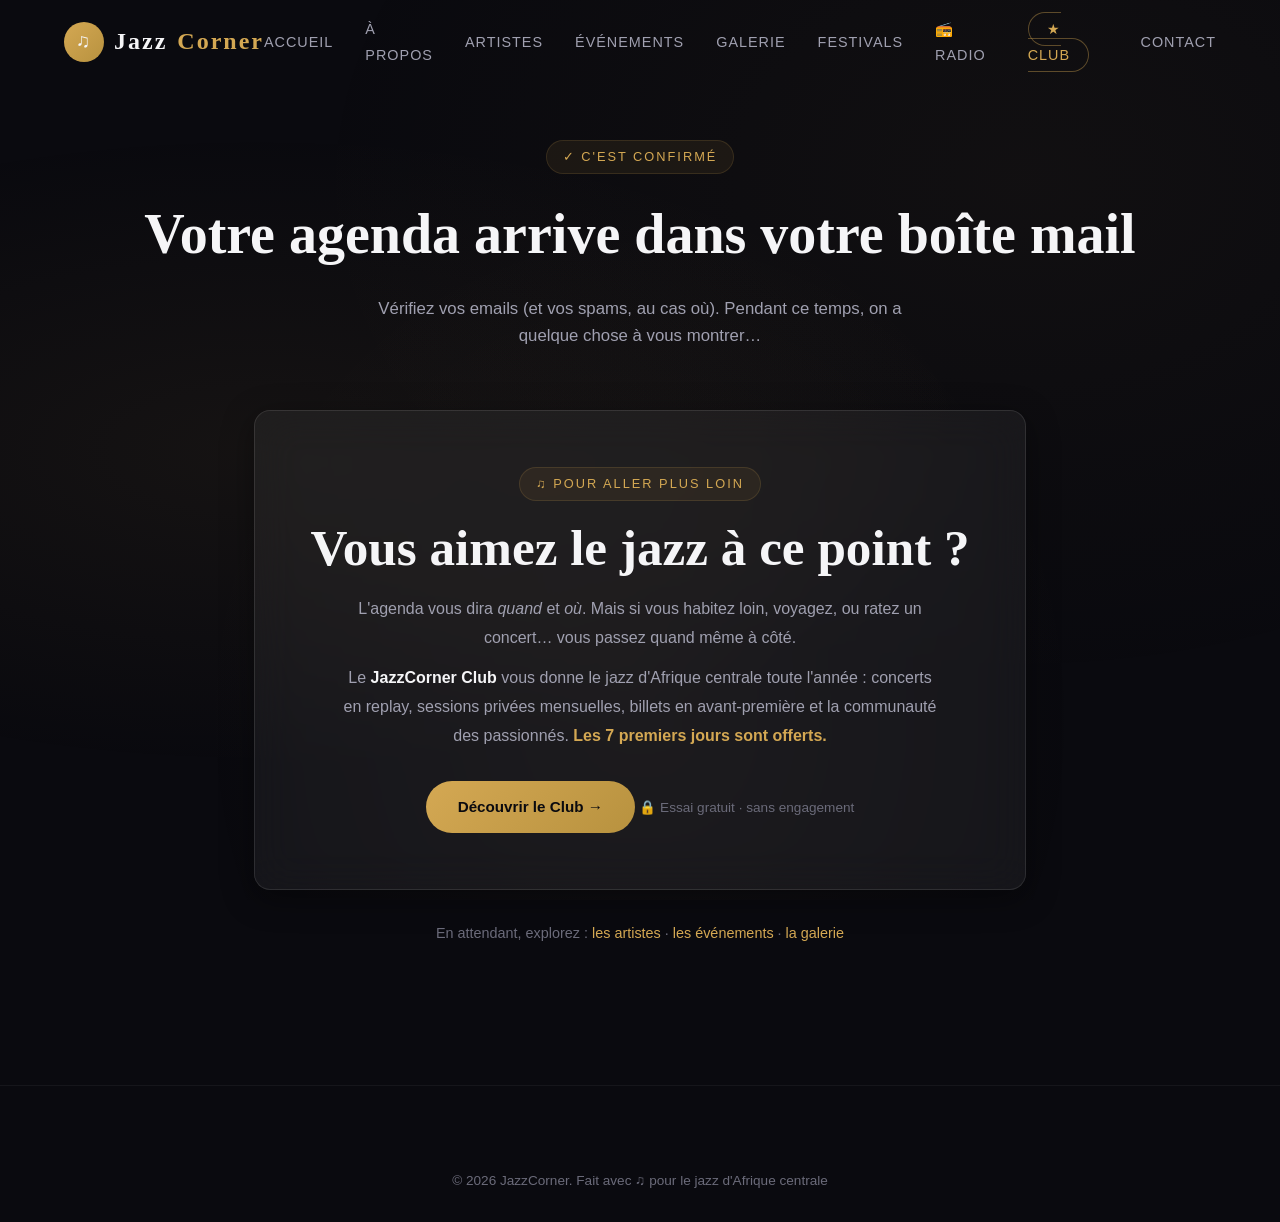
<file: merci-agenda.html>
<!DOCTYPE html>
<html lang="fr">
<head>
  <meta charset="UTF-8">
  <script>document.documentElement.classList.add('js');</script>
  <meta name="viewport" content="width=device-width, initial-scale=1.0">
  <title>Merci ! Votre agenda jazz arrive – JazzCorner</title>
  <meta name="description" content="Votre agenda du jazz d'Afrique centrale est en route. Découvrez aussi le JazzCorner Club.">
  <link rel="stylesheet" href="css/style.css">
  <link rel="canonical" href="https://jazzcorner.africa/merci-agenda.html">
  <link rel="icon" type="image/svg+xml" href="favicon.svg">
  <meta name="theme-color" content="#0a0a0f">
  <!-- Open Graph -->
  <meta property="og:type" content="website">
  <meta property="og:site_name" content="JazzCorner">
  <meta property="og:locale" content="fr_FR">
  <meta property="og:title" content="Merci ! Votre agenda jazz arrive – JazzCorner">
  <meta property="og:description" content="Votre agenda du jazz d'Afrique centrale est en route. Découvrez aussi le JazzCorner Club.">
  <meta property="og:url" content="https://jazzcorner.africa/merci-agenda.html">
  <meta property="og:image" content="https://jazzcorner.africa/images/og-image.svg">
  <!-- Twitter Card -->
  <meta name="twitter:card" content="summary_large_image">
  <meta name="twitter:title" content="Merci ! Votre agenda jazz arrive – JazzCorner">
  <meta name="twitter:description" content="Votre agenda du jazz d'Afrique centrale est en route. Découvrez aussi le JazzCorner Club.">
  <meta name="twitter:image" content="https://jazzcorner.africa/images/og-image.svg">
</head>
<body>

  <nav class="navbar" role="navigation" aria-label="Navigation principale">
    <div class="container">
      <a href="index.html" class="nav-logo" aria-label="JazzCorner accueil">
        <div class="logo-icon">&#9835;</div>
        Jazz<span>Corner</span>
      </a>
      <ul class="nav-links">
        <li><a href="index.html">Accueil</a></li>
        <li><a href="a-propos.html">À propos</a></li>
        <li><a href="artistes.html">Artistes</a></li>
        <li><a href="evenements.html">Événements</a></li>
        <li><a href="galerie.html">Galerie</a></li>
        <li><a href="festivals.html">Festivals</a></li>
        <li><a href="radio.html">📻 Radio</a></li>
        <li><a href="club.html" class="nav-cta">★ Club</a></li>
        <li><a href="contact.html">Contact</a></li>
      </ul>
      <button class="nav-toggle" aria-label="Menu de navigation">
        <span></span><span></span><span></span>
      </button>
    </div>
  </nav>

  <!-- Confirmation -->
  <section class="page-header fade-in">
    <span class="section-tag">&#10003; C'est confirmé</span>
    <h1 class="page-title">Votre agenda arrive dans votre boîte mail</h1>
    <p>Vérifiez vos emails (et vos spams, au cas où). Pendant ce temps, on a quelque chose à vous montrer…</p>
  </section>

  <!-- Bridge to Club -->
  <section class="section" style="padding-top:0;">
    <div class="container" style="max-width:820px;">
      <div class="glass-card fade-in" style="text-align:center;padding:56px 40px;">
        <span class="section-tag">&#9835; Pour aller plus loin</span>
        <h2 class="section-title" style="margin-bottom:16px;">Vous aimez le jazz à ce point ?</h2>
        <p style="color:var(--text-secondary);max-width:600px;margin:0 auto 12px;line-height:1.8;">
          L'agenda vous dira <em>quand</em> et <em>où</em>. Mais si vous habitez loin, voyagez, ou
          ratez un concert… vous passez quand même à côté.
        </p>
        <p style="color:var(--text-secondary);max-width:600px;margin:0 auto 28px;line-height:1.8;">
          Le <strong style="color:var(--text-primary);">JazzCorner Club</strong> vous donne le jazz d'Afrique centrale
          toute l'année : concerts en replay, sessions privées mensuelles, billets en avant-première
          et la communauté des passionnés. <strong style="color:var(--gold);">Les 7 premiers jours sont offerts.</strong>
        </p>
        <a href="club.html" class="btn btn-primary">Découvrir le Club &rarr;</a>
        <p class="badge-trust" style="margin-top:18px;justify-content:center;">&#128274; Essai gratuit · sans engagement</p>
      </div>

      <div style="text-align:center;margin-top:32px;" class="fade-in">
        <p style="color:var(--text-muted);font-size:0.9rem;">En attendant, explorez :
          <a href="artistes.html">les artistes</a> ·
          <a href="evenements.html">les événements</a> ·
          <a href="galerie.html">la galerie</a>
        </p>
      </div>
    </div>
  </section>

  <footer class="footer">
    <div class="container">
      <div class="footer-bottom" style="border-top:none;justify-content:center;">
        <p>&copy; 2026 JazzCorner. Fait avec &#9835; pour le jazz d'Afrique centrale</p>
      </div>
    </div>
  </footer>

  <script src="js/main.js"></script>
</body>
</html>
</file>
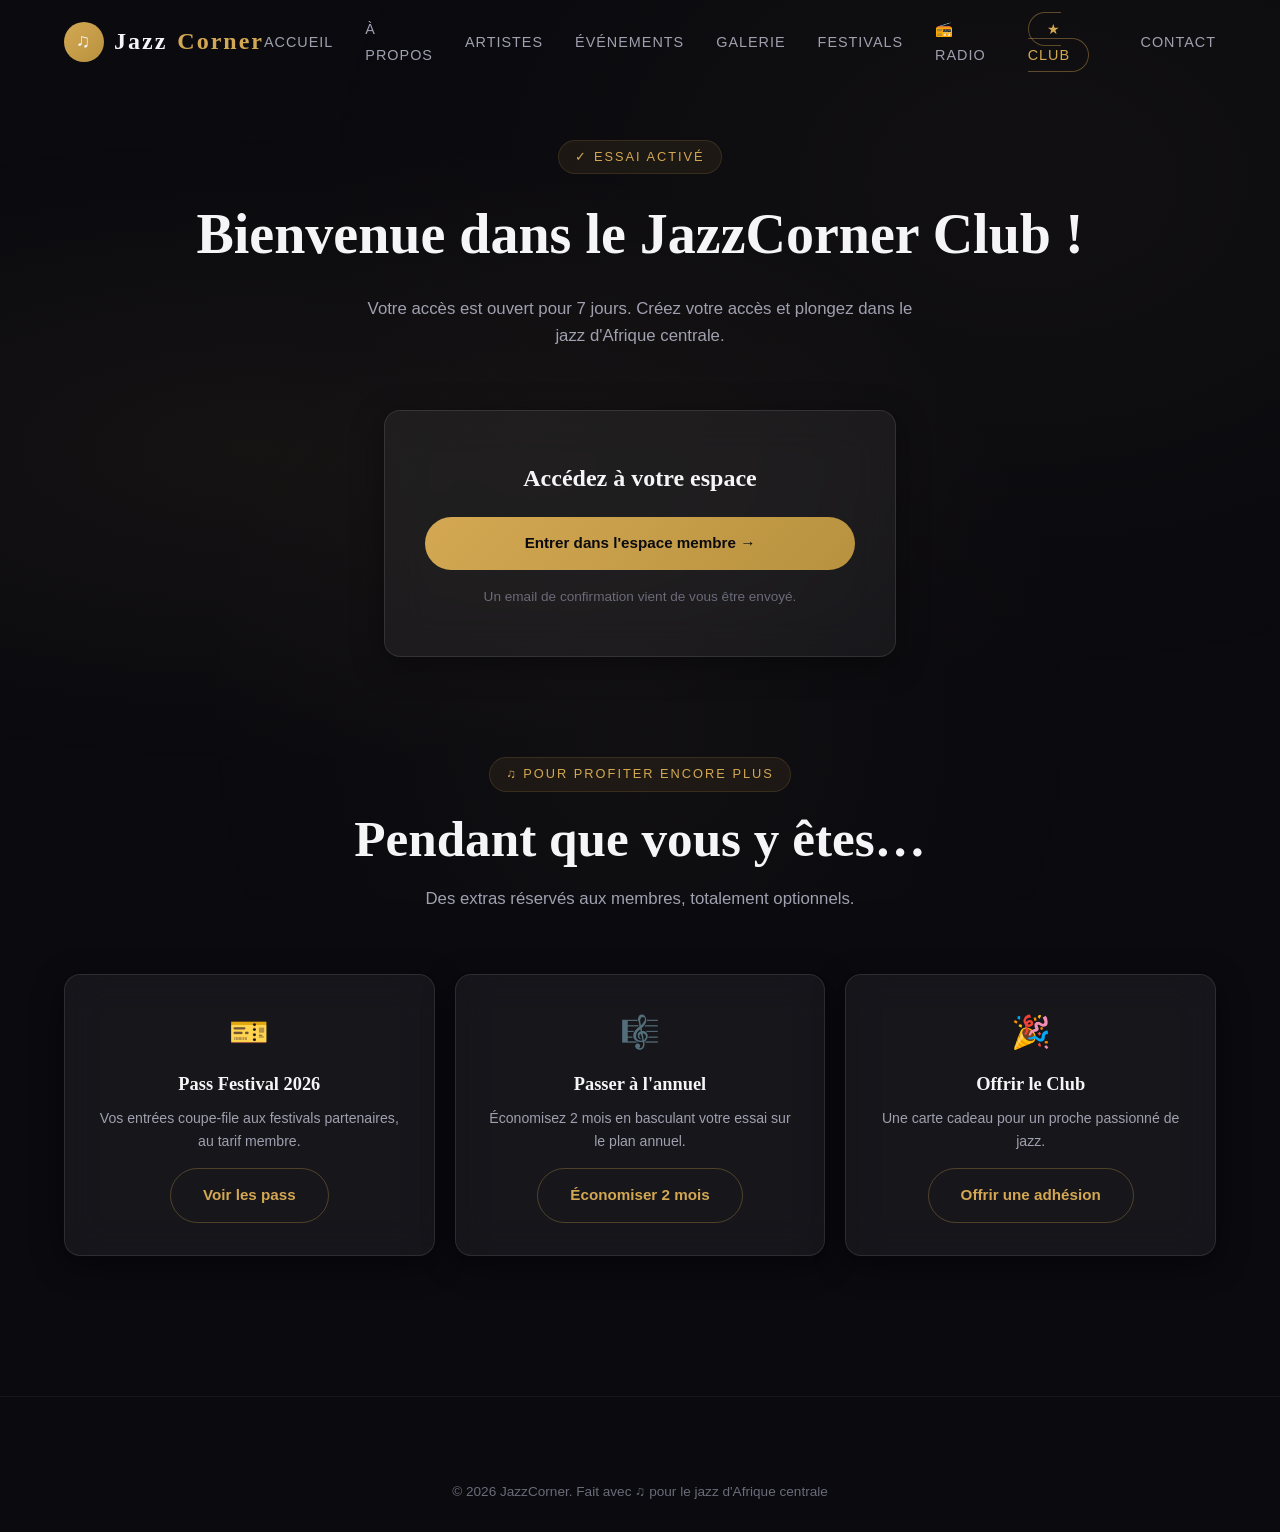
<file: merci-club.html>
<!DOCTYPE html>
<html lang="fr">
<head>
  <meta charset="UTF-8">
  <script>document.documentElement.classList.add('js');</script>
  <meta name="viewport" content="width=device-width, initial-scale=1.0">
  <title>Bienvenue dans le Club – JazzCorner</title>
  <meta name="description" content="Votre essai au JazzCorner Club est activé. Accédez à votre espace membre.">
  <link rel="stylesheet" href="css/style.css">
  <link rel="canonical" href="https://jazzcorner.africa/merci-club.html">
  <link rel="icon" type="image/svg+xml" href="favicon.svg">
  <meta name="theme-color" content="#0a0a0f">
  <!-- Open Graph -->
  <meta property="og:type" content="website">
  <meta property="og:site_name" content="JazzCorner">
  <meta property="og:locale" content="fr_FR">
  <meta property="og:title" content="Bienvenue dans le Club – JazzCorner">
  <meta property="og:description" content="Votre essai au JazzCorner Club est activé. Accédez à votre espace membre.">
  <meta property="og:url" content="https://jazzcorner.africa/merci-club.html">
  <meta property="og:image" content="https://jazzcorner.africa/images/og-image.svg">
  <!-- Twitter Card -->
  <meta name="twitter:card" content="summary_large_image">
  <meta name="twitter:title" content="Bienvenue dans le Club – JazzCorner">
  <meta name="twitter:description" content="Votre essai au JazzCorner Club est activé. Accédez à votre espace membre.">
  <meta name="twitter:image" content="https://jazzcorner.africa/images/og-image.svg">
</head>
<body>

  <nav class="navbar" role="navigation" aria-label="Navigation principale">
    <div class="container">
      <a href="index.html" class="nav-logo" aria-label="JazzCorner accueil">
        <div class="logo-icon">&#9835;</div>
        Jazz<span>Corner</span>
      </a>
      <ul class="nav-links">
        <li><a href="index.html">Accueil</a></li>
        <li><a href="a-propos.html">À propos</a></li>
        <li><a href="artistes.html">Artistes</a></li>
        <li><a href="evenements.html">Événements</a></li>
        <li><a href="galerie.html">Galerie</a></li>
        <li><a href="festivals.html">Festivals</a></li>
        <li><a href="radio.html">📻 Radio</a></li>
        <li><a href="club.html" class="nav-cta">★ Club</a></li>
        <li><a href="contact.html">Contact</a></li>
      </ul>
      <button class="nav-toggle" aria-label="Menu de navigation">
        <span></span><span></span><span></span>
      </button>
    </div>
  </nav>

  <!-- Welcome -->
  <section class="page-header fade-in">
    <span class="section-tag">&#10003; Essai activé</span>
    <h1 class="page-title">Bienvenue dans le JazzCorner Club !</h1>
    <p>Votre accès est ouvert pour 7 jours. Créez votre accès et plongez dans le jazz d'Afrique centrale.</p>
  </section>

  <section class="section" style="padding-top:0;">
    <div class="container" style="max-width:560px;">
      <div class="glass-card fade-in" style="text-align:center;padding:48px 40px;">
        <h2 style="font-family:var(--font-display);font-size:1.5rem;margin-bottom:20px;">Accédez à votre espace</h2>
        <a href="espace-membre.html" class="btn btn-primary" style="width:100%;justify-content:center;">Entrer dans l'espace membre &rarr;</a>
        <p class="badge-trust" style="margin-top:16px;justify-content:center;">Un email de confirmation vient de vous être envoyé.</p>
      </div>
    </div>
  </section>

  <!-- Offer Wall (ascension) -->
  <section class="section" style="padding-top:0;">
    <div class="container">
      <div class="section-header fade-in">
        <span class="section-tag">&#9835; Pour profiter encore plus</span>
        <h2 class="section-title">Pendant que vous y êtes…</h2>
        <p class="section-subtitle">Des extras réservés aux membres, totalement optionnels.</p>
      </div>
      <div class="offerwall-grid">
        <div class="glass-card fade-in" style="text-align:center;">
          <div style="font-size:2rem;color:var(--gold);margin-bottom:12px;">&#127915;</div>
          <h3 style="font-family:var(--font-display);font-size:1.15rem;margin-bottom:8px;">Pass Festival 2026</h3>
          <p style="color:var(--text-secondary);font-size:0.88rem;margin-bottom:16px;">Vos entrées coupe-file aux festivals partenaires, au tarif membre.</p>
          <a href="evenements.html" class="btn btn-gold-outline">Voir les pass</a>
        </div>
        <div class="glass-card fade-in" style="text-align:center;">
          <div style="font-size:2rem;color:var(--gold);margin-bottom:12px;">&#127932;</div>
          <h3 style="font-family:var(--font-display);font-size:1.15rem;margin-bottom:8px;">Passer à l'annuel</h3>
          <p style="color:var(--text-secondary);font-size:0.88rem;margin-bottom:16px;">Économisez 2 mois en basculant votre essai sur le plan annuel.</p>
          <a href="club.html#offre" class="btn btn-gold-outline">Économiser 2 mois</a>
        </div>
        <div class="glass-card fade-in" style="text-align:center;">
          <div style="font-size:2rem;color:var(--gold);margin-bottom:12px;">&#127881;</div>
          <h3 style="font-family:var(--font-display);font-size:1.15rem;margin-bottom:8px;">Offrir le Club</h3>
          <p style="color:var(--text-secondary);font-size:0.88rem;margin-bottom:16px;">Une carte cadeau pour un proche passionné de jazz.</p>
          <a href="contact.html" class="btn btn-gold-outline">Offrir une adhésion</a>
        </div>
      </div>
    </div>
  </section>

  <footer class="footer">
    <div class="container">
      <div class="footer-bottom" style="border-top:none;justify-content:center;">
        <p>&copy; 2026 JazzCorner. Fait avec &#9835; pour le jazz d'Afrique centrale</p>
      </div>
    </div>
  </footer>

  <script src="js/main.js"></script>
</body>
</html>
</file>
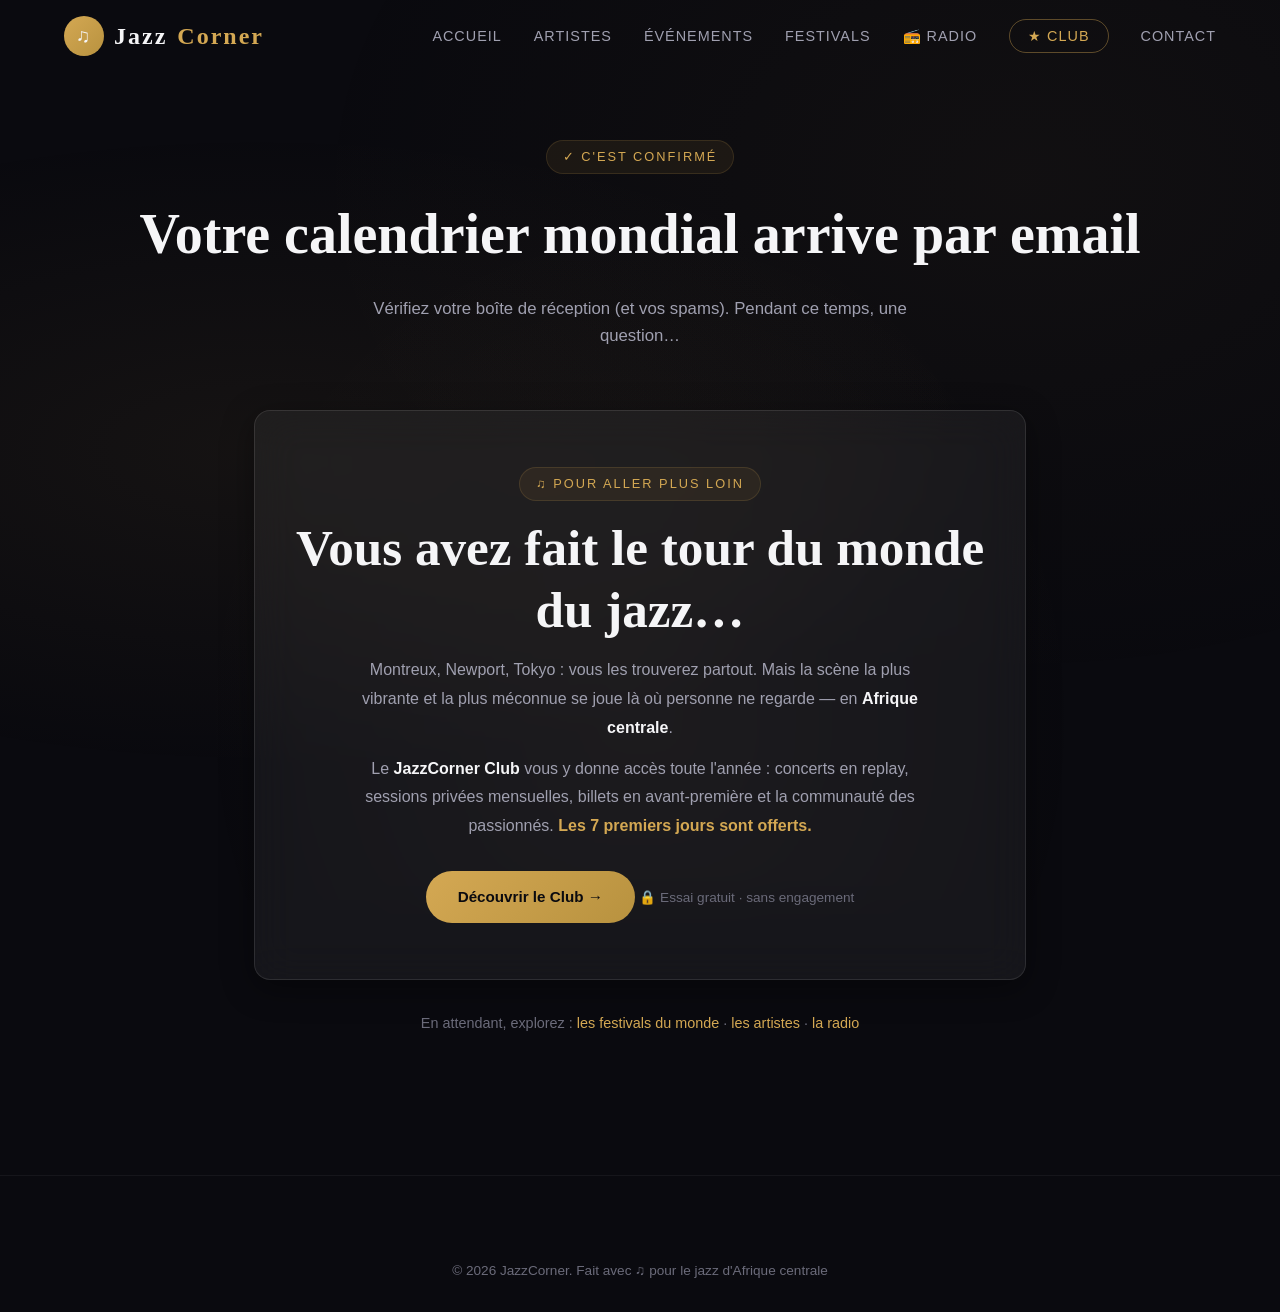
<file: merci-festivals.html>
<!DOCTYPE html>
<html lang="fr">
<head>
  <meta charset="UTF-8">
  <script>document.documentElement.classList.add('js');</script>
  <meta name="viewport" content="width=device-width, initial-scale=1.0">
  <title>Merci ! Votre calendrier mondial arrive – JazzCorner</title>
  <meta name="description" content="Votre calendrier mondial des festivals de jazz est en route. Découvrez aussi le JazzCorner Club.">
  <link rel="stylesheet" href="css/style.css">
  <link rel="canonical" href="https://jazzcorner.africa/merci-festivals.html">
  <link rel="icon" type="image/svg+xml" href="favicon.svg">
  <meta name="theme-color" content="#0a0a0f">
  <!-- Open Graph -->
  <meta property="og:type" content="website">
  <meta property="og:site_name" content="JazzCorner">
  <meta property="og:locale" content="fr_FR">
  <meta property="og:title" content="Merci ! Votre calendrier mondial arrive – JazzCorner">
  <meta property="og:description" content="Votre calendrier mondial des festivals de jazz est en route. Découvrez aussi le JazzCorner Club.">
  <meta property="og:url" content="https://jazzcorner.africa/merci-festivals.html">
  <meta property="og:image" content="https://jazzcorner.africa/images/og-image.svg">
  <!-- Twitter Card -->
  <meta name="twitter:card" content="summary_large_image">
  <meta name="twitter:title" content="Merci ! Votre calendrier mondial arrive – JazzCorner">
  <meta name="twitter:description" content="Votre calendrier mondial des festivals de jazz est en route. Découvrez aussi le JazzCorner Club.">
  <meta name="twitter:image" content="https://jazzcorner.africa/images/og-image.svg">
</head>
<body>

  <nav class="navbar" role="navigation" aria-label="Navigation principale">
    <div class="container">
      <a href="index.html" class="nav-logo" aria-label="JazzCorner accueil">
        <div class="logo-icon">&#9835;</div>
        Jazz<span>Corner</span>
      </a>
      <ul class="nav-links">
        <li><a href="index.html">Accueil</a></li>
        <li><a href="artistes.html">Artistes</a></li>
        <li><a href="evenements.html">Événements</a></li>
        <li><a href="festivals.html">Festivals</a></li>
        <li><a href="radio.html">📻 Radio</a></li>
        <li><a href="club.html" class="nav-cta">★ Club</a></li>
        <li><a href="contact.html">Contact</a></li>
      </ul>
      <button class="nav-toggle" aria-label="Menu de navigation">
        <span></span><span></span><span></span>
      </button>
    </div>
  </nav>

  <!-- Confirmation -->
  <section class="page-header fade-in">
    <span class="section-tag">&#10003; C'est confirmé</span>
    <h1 class="page-title">Votre calendrier mondial arrive par email</h1>
    <p>Vérifiez votre boîte de réception (et vos spams). Pendant ce temps, une question…</p>
  </section>

  <!-- Bridge to Club -->
  <section class="section" style="padding-top:0;">
    <div class="container" style="max-width:820px;">
      <div class="glass-card fade-in" style="text-align:center;padding:56px 40px;">
        <span class="section-tag">&#9835; Pour aller plus loin</span>
        <h2 class="section-title" style="margin-bottom:16px;">Vous avez fait le tour du monde du jazz…</h2>
        <p style="color:var(--text-secondary);max-width:600px;margin:0 auto 12px;line-height:1.8;">
          Montreux, Newport, Tokyo : vous les trouverez partout. Mais la scène la plus vibrante
          et la plus méconnue se joue là où personne ne regarde — en <strong style="color:var(--text-primary);">Afrique centrale</strong>.
        </p>
        <p style="color:var(--text-secondary);max-width:600px;margin:0 auto 28px;line-height:1.8;">
          Le <strong style="color:var(--text-primary);">JazzCorner Club</strong> vous y donne accès toute l'année :
          concerts en replay, sessions privées mensuelles, billets en avant-première et la communauté des passionnés.
          <strong style="color:var(--gold);">Les 7 premiers jours sont offerts.</strong>
        </p>
        <a href="club.html" class="btn btn-primary">Découvrir le Club &rarr;</a>
        <p class="badge-trust" style="margin-top:18px;justify-content:center;">&#128274; Essai gratuit · sans engagement</p>
      </div>

      <div style="text-align:center;margin-top:32px;" class="fade-in">
        <p style="color:var(--text-muted);font-size:0.9rem;">En attendant, explorez :
          <a href="festivals.html">les festivals du monde</a> ·
          <a href="artistes.html">les artistes</a> ·
          <a href="radio.html">la radio</a>
        </p>
      </div>
    </div>
  </section>

  <footer class="footer">
    <div class="container">
      <div class="footer-bottom" style="border-top:none;justify-content:center;">
        <p>&copy; 2026 JazzCorner. Fait avec &#9835; pour le jazz d'Afrique centrale</p>
      </div>
    </div>
  </footer>

  <script src="js/main.js"></script>
</body>
</html>
</file>
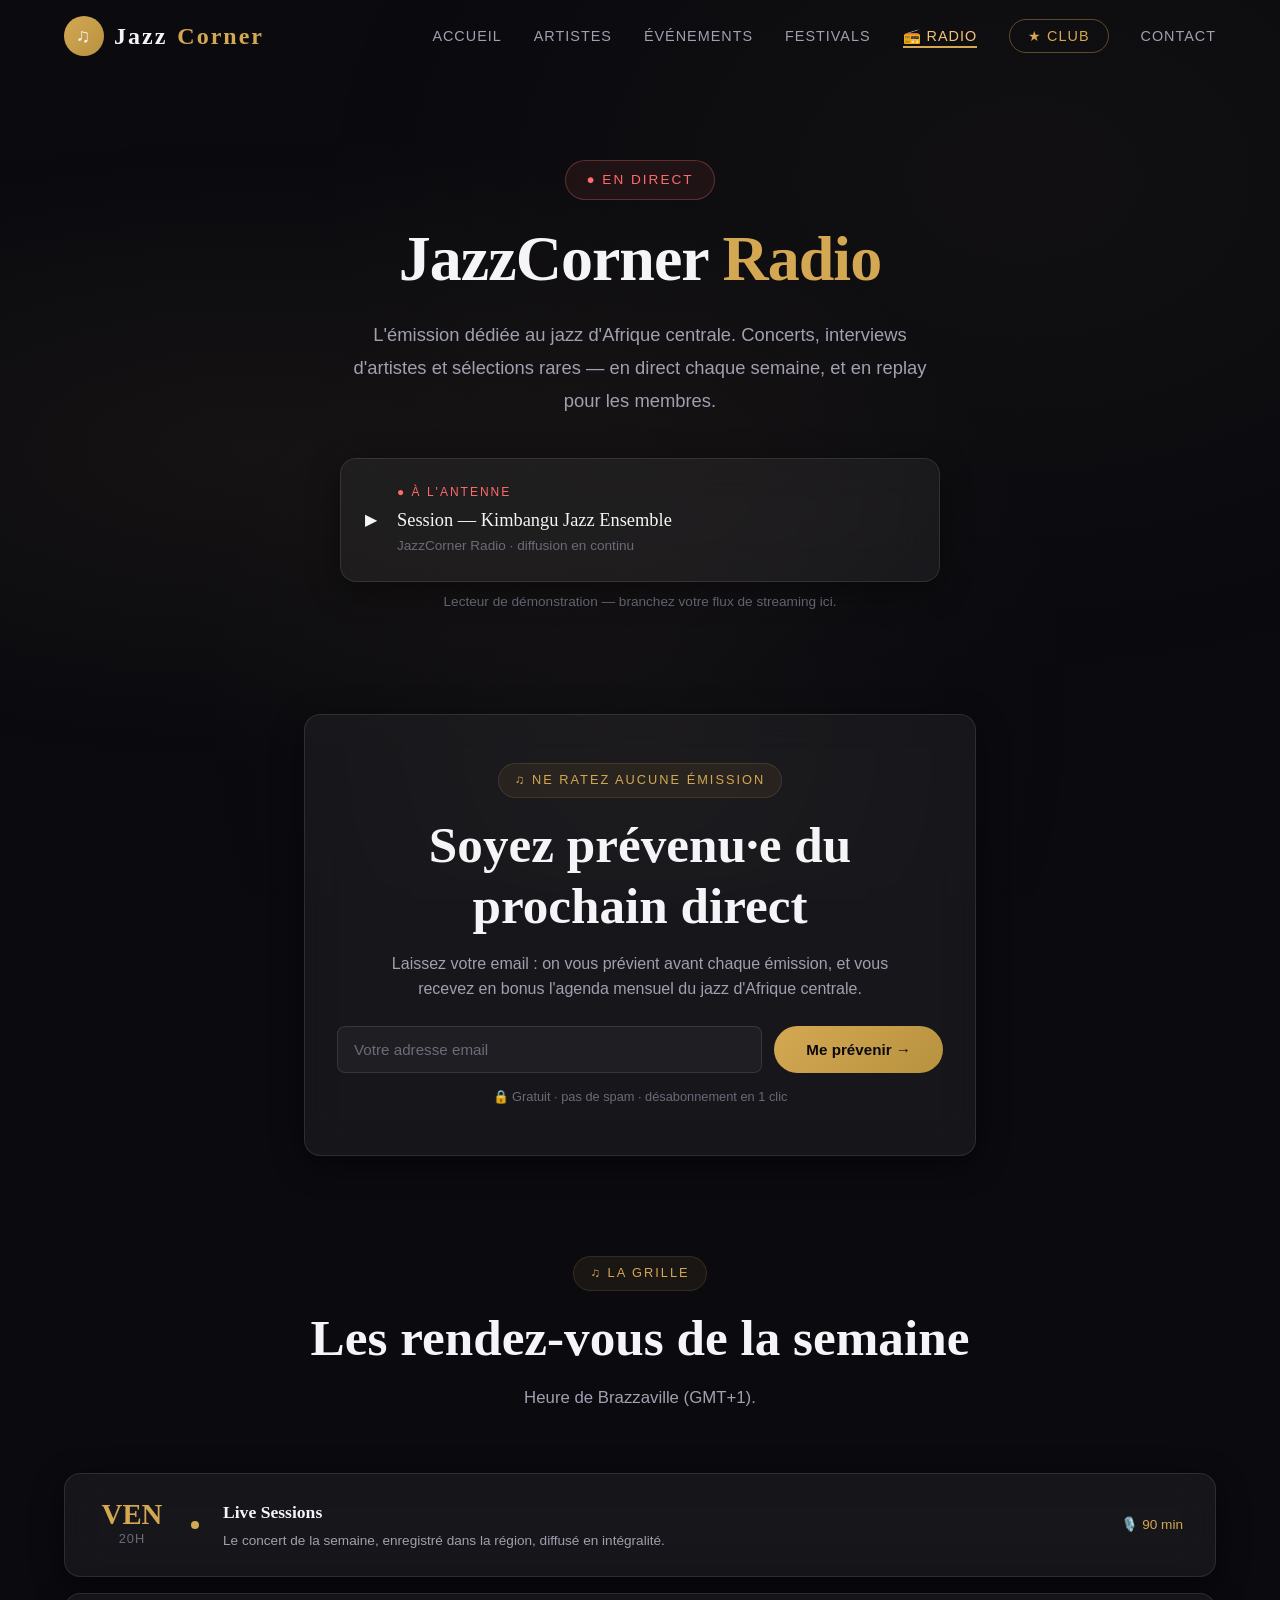
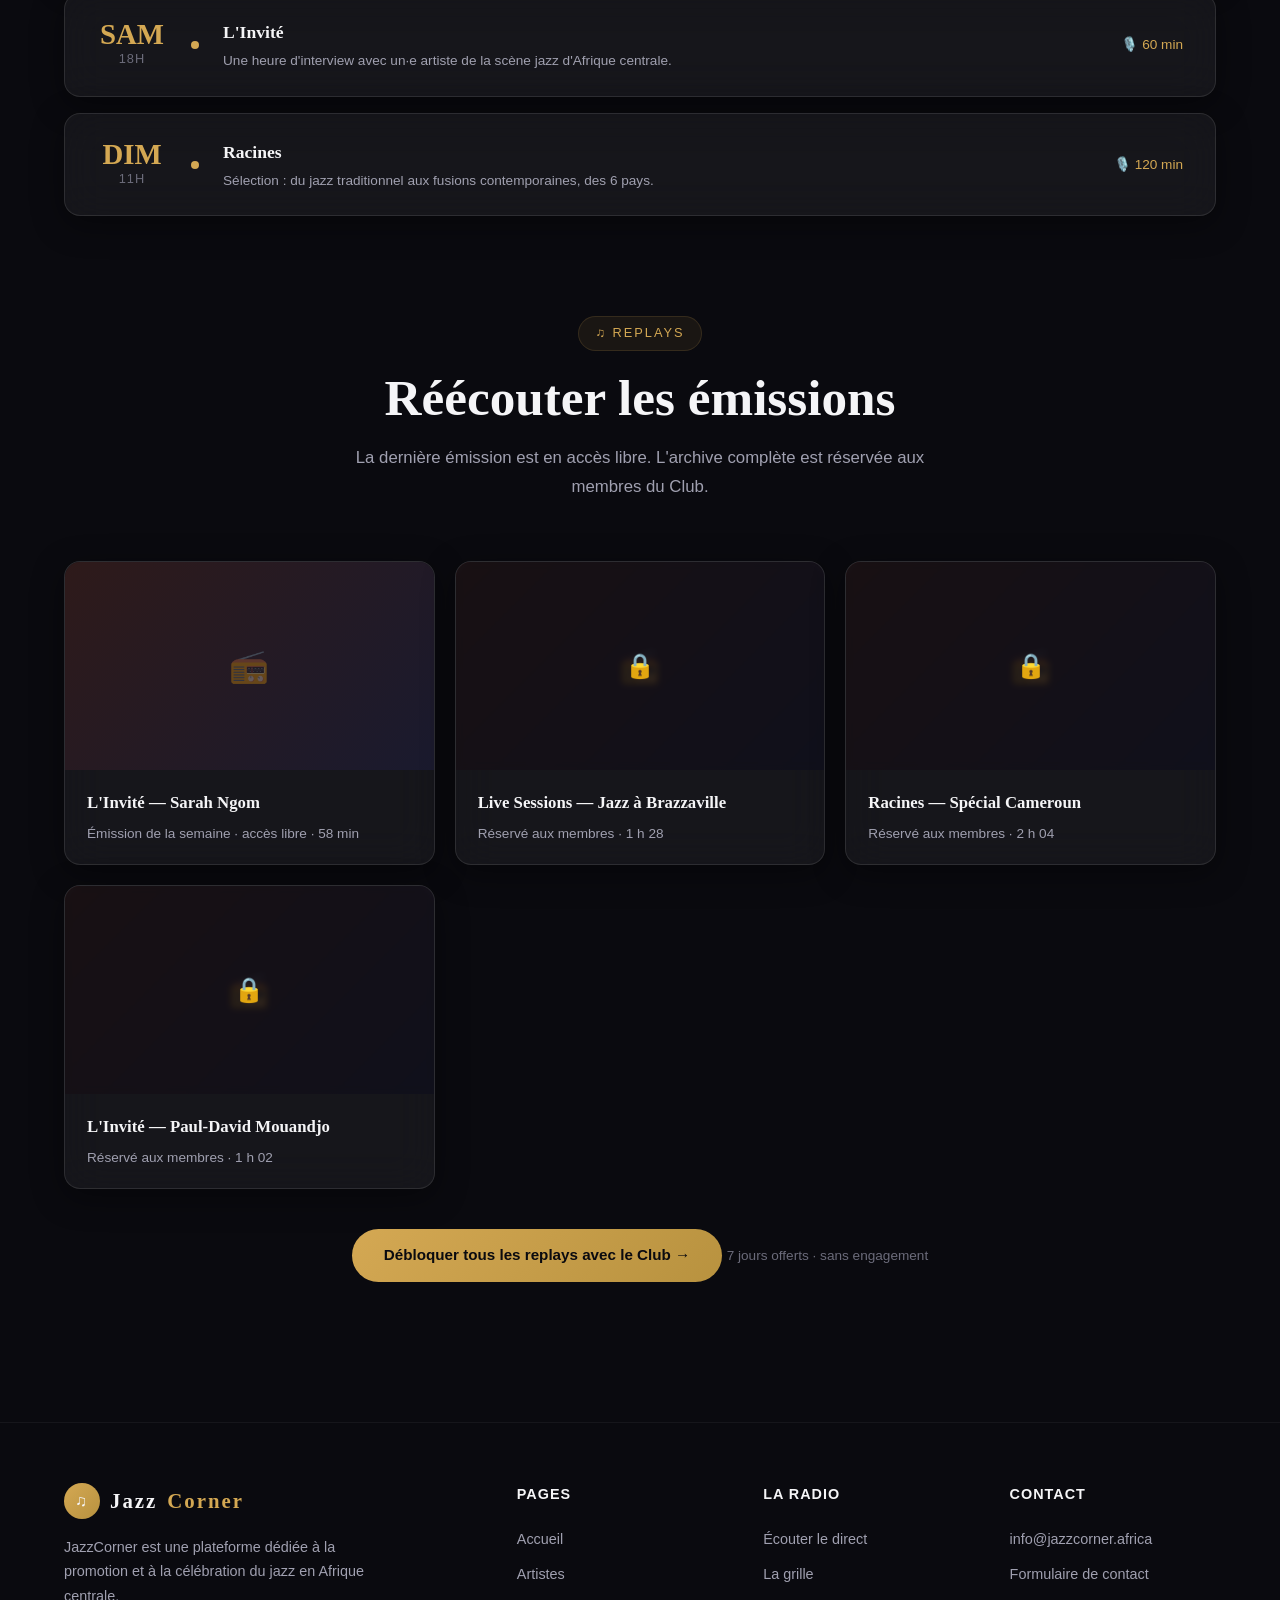
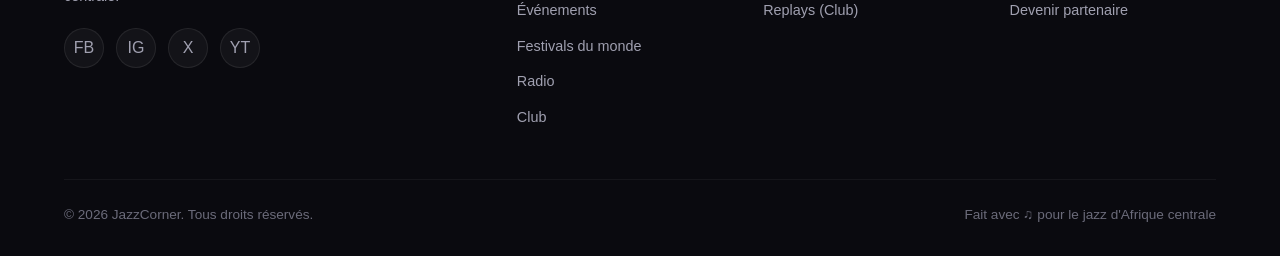
<file: radio.html>
<!DOCTYPE html>
<html lang="fr">
<head>
  <meta charset="UTF-8">
  <script>document.documentElement.classList.add('js');</script>
  <meta name="viewport" content="width=device-width, initial-scale=1.0">
  <title>JazzCorner Radio – Le jazz d'Afrique centrale en direct</title>
  <meta name="description" content="JazzCorner Radio : l'émission en direct dédiée au jazz d'Afrique centrale. Concerts, interviews et sélections, chaque semaine. Écoutez le direct et retrouvez les replays.">
  <link rel="stylesheet" href="css/style.css">
  <link rel="canonical" href="https://jazzcorner.africa/radio.html">
  <link rel="icon" type="image/svg+xml" href="favicon.svg">
  <meta name="theme-color" content="#0a0a0f">
  <!-- Open Graph -->
  <meta property="og:type" content="website">
  <meta property="og:site_name" content="JazzCorner">
  <meta property="og:locale" content="fr_FR">
  <meta property="og:title" content="JazzCorner Radio – Le jazz d'Afrique centrale en direct">
  <meta property="og:description" content="JazzCorner Radio : l'émission en direct dédiée au jazz d'Afrique centrale. Concerts, interviews et sélections, chaque semaine. Écoutez le direct et retrouvez les replays.">
  <meta property="og:url" content="https://jazzcorner.africa/radio.html">
  <meta property="og:image" content="https://jazzcorner.africa/images/og-image.svg">
  <!-- Twitter Card -->
  <meta name="twitter:card" content="summary_large_image">
  <meta name="twitter:title" content="JazzCorner Radio – Le jazz d'Afrique centrale en direct">
  <meta name="twitter:description" content="JazzCorner Radio : l'émission en direct dédiée au jazz d'Afrique centrale. Concerts, interviews et sélections, chaque semaine. Écoutez le direct et retrouvez les replays.">
  <meta name="twitter:image" content="https://jazzcorner.africa/images/og-image.svg">
</head>
<body>

  <!-- Navigation -->
  <nav class="navbar" role="navigation" aria-label="Navigation principale">
    <div class="container">
      <a href="index.html" class="nav-logo" aria-label="JazzCorner accueil">
        <div class="logo-icon">&#9835;</div>
        Jazz<span>Corner</span>
      </a>
      <ul class="nav-links">
        <li><a href="index.html">Accueil</a></li>
        <li><a href="artistes.html">Artistes</a></li>
        <li><a href="evenements.html">Événements</a></li>
        <li><a href="festivals.html">Festivals</a></li>
        <li><a href="radio.html">📻 Radio</a></li>
        <li><a href="club.html" class="nav-cta">★ Club</a></li>
        <li><a href="contact.html">Contact</a></li>
      </ul>
      <button class="nav-toggle" aria-label="Menu de navigation">
        <span></span><span></span><span></span>
      </button>
    </div>
  </nav>

  <!-- Hero / live player -->
  <section class="hero" style="min-height:auto;padding:160px 24px 40px;">
    <div class="hero-content fade-in" style="max-width:760px;">
      <span class="hero-badge" style="color:#ff6b6b;border-color:rgba(255,107,107,0.3);background:rgba(255,107,107,0.08);">● EN DIRECT</span>
      <h1 style="font-size:clamp(2.4rem,6vw,4rem);">JazzCorner <span class="highlight">Radio</span></h1>
      <p>L'émission dédiée au jazz d'Afrique centrale. Concerts, interviews d'artistes et sélections rares — en direct chaque semaine, et en replay pour les membres.</p>

      <!-- Live player (placeholder — connect your stream embed here) -->
      <div class="glass fade-in" style="padding:24px;margin:8px 0 4px;display:flex;align-items:center;gap:20px;text-align:left;">
        <div class="play-btn" style="flex-shrink:0;" aria-label="Lire le direct">&#9654;</div>
        <div style="flex:1;min-width:0;">
          <div style="font-size:0.75rem;text-transform:uppercase;letter-spacing:2px;color:#ff6b6b;margin-bottom:4px;">● À l'antenne</div>
          <div style="font-family:var(--font-display);font-size:1.15rem;">Session — Kimbangu Jazz Ensemble</div>
          <div style="color:var(--text-muted);font-size:0.85rem;">JazzCorner Radio · diffusion en continu</div>
        </div>
      </div>
      <p style="color:var(--text-muted);font-size:0.85rem;margin-top:8px;">
        <!-- Remplacez ce lecteur par l'embed de votre webradio (Mixcloud, Spreaker, Radio.co…). -->
        Lecteur de démonstration — branchez votre flux de streaming ici.
      </p>
    </div>
  </section>

  <!-- Notify me (lead capture) -->
  <section class="section" style="padding-top:20px;">
    <div class="container" style="max-width:720px;">
      <div class="glass-card fade-in" style="text-align:center;padding:48px 32px;">
        <span class="section-tag">&#9835; Ne ratez aucune émission</span>
        <h2 class="section-title" style="margin-bottom:14px;">Soyez prévenu·e du prochain direct</h2>
        <p style="color:var(--text-secondary);max-width:520px;margin:0 auto 24px;">Laissez votre email : on vous prévient avant chaque émission, et vous recevez en bonus l'agenda mensuel du jazz d'Afrique centrale.</p>
        <form class="lm-form" data-redirect="merci-agenda.html" style="justify-content:center;">
          <input type="email" placeholder="Votre adresse email" class="form-control" required aria-label="Votre adresse email">
          <button type="submit" class="btn btn-primary">Me prévenir &rarr;</button>
        </form>
        <p class="lm-trust">&#128274; Gratuit · pas de spam · désabonnement en 1 clic</p>
      </div>
    </div>
  </section>

  <!-- Schedule -->
  <section class="section" style="padding-top:0;">
    <div class="container">
      <div class="section-header fade-in">
        <span class="section-tag">&#9835; La grille</span>
        <h2 class="section-title">Les rendez-vous de la semaine</h2>
        <p class="section-subtitle">Heure de Brazzaville (GMT+1).</p>
      </div>
      <div class="events-list">
        <div class="event-item glass fade-in">
          <div class="event-date"><div class="day">VEN</div><div class="month">20h</div></div>
          <div class="event-dot"></div>
          <div class="event-info"><h3>Live Sessions</h3><p>Le concert de la semaine, enregistré dans la région, diffusé en intégralité.</p></div>
          <div class="event-location">🎙️ 90 min</div>
        </div>
        <div class="event-item glass fade-in">
          <div class="event-date"><div class="day">SAM</div><div class="month">18h</div></div>
          <div class="event-dot"></div>
          <div class="event-info"><h3>L'Invité</h3><p>Une heure d'interview avec un·e artiste de la scène jazz d'Afrique centrale.</p></div>
          <div class="event-location">🎙️ 60 min</div>
        </div>
        <div class="event-item glass fade-in">
          <div class="event-date"><div class="day">DIM</div><div class="month">11h</div></div>
          <div class="event-dot"></div>
          <div class="event-info"><h3>Racines</h3><p>Sélection : du jazz traditionnel aux fusions contemporaines, des 6 pays.</p></div>
          <div class="event-location">🎙️ 120 min</div>
        </div>
      </div>
    </div>
  </section>

  <!-- Replay archive (1 free, rest gated → Club) -->
  <section class="section" style="padding-top:0;">
    <div class="container">
      <div class="section-header fade-in">
        <span class="section-tag">&#9835; Replays</span>
        <h2 class="section-title">Réécouter les émissions</h2>
        <p class="section-subtitle">La dernière émission est en accès libre. L'archive complète est réservée aux membres du Club.</p>
      </div>
      <div class="lesson-grid">
        <div class="glass lesson-card fade-in">
          <div class="lesson-thumb">📻</div>
          <div class="lesson-body"><h4>L'Invité — Sarah Ngom</h4><p>Émission de la semaine · accès libre · 58 min</p></div>
        </div>
        <div class="glass lesson-card fade-in">
          <div class="lesson-thumb">📻<div class="lesson-lock">&#128274;</div></div>
          <div class="lesson-body"><h4>Live Sessions — Jazz à Brazzaville</h4><p>Réservé aux membres · 1 h 28</p></div>
        </div>
        <div class="glass lesson-card fade-in">
          <div class="lesson-thumb">📻<div class="lesson-lock">&#128274;</div></div>
          <div class="lesson-body"><h4>Racines — Spécial Cameroun</h4><p>Réservé aux membres · 2 h 04</p></div>
        </div>
        <div class="glass lesson-card fade-in">
          <div class="lesson-thumb">📻<div class="lesson-lock">&#128274;</div></div>
          <div class="lesson-body"><h4>L'Invité — Paul-David Mouandjo</h4><p>Réservé aux membres · 1 h 02</p></div>
        </div>
      </div>
      <div style="text-align:center;margin-top:40px;" class="fade-in">
        <a href="club.html" class="btn btn-primary">Débloquer tous les replays avec le Club &rarr;</a>
        <p class="badge-trust" style="margin-top:14px;justify-content:center;">7 jours offerts · sans engagement</p>
      </div>
    </div>
  </section>

  <!-- Footer -->
  <footer class="footer">
    <div class="container">
      <div class="footer-grid">
        <div class="footer-brand">
          <a href="index.html" class="nav-logo" style="font-size:1.3rem;">
            <div class="logo-icon" style="width:36px;height:36px;font-size:1rem;">&#9835;</div>
            Jazz<span>Corner</span>
          </a>
          <p>JazzCorner est une plateforme dédiée à la promotion et à la célébration du jazz en Afrique centrale.</p>
          <div class="footer-social">
            <a href="#" aria-label="Facebook">FB</a>
            <a href="#" aria-label="Instagram">IG</a>
            <a href="#" aria-label="Twitter">X</a>
            <a href="#" aria-label="YouTube">YT</a>
          </div>
        </div>
        <div>
          <h4>Pages</h4>
          <ul>
            <li><a href="index.html">Accueil</a></li>
            <li><a href="artistes.html">Artistes</a></li>
            <li><a href="evenements.html">Événements</a></li>
            <li><a href="festivals.html">Festivals du monde</a></li>
            <li><a href="radio.html">Radio</a></li>
            <li><a href="club.html">Club</a></li>
          </ul>
        </div>
        <div>
          <h4>La Radio</h4>
          <ul>
            <li><a href="radio.html">Écouter le direct</a></li>
            <li><a href="radio.html">La grille</a></li>
            <li><a href="club.html">Replays (Club)</a></li>
          </ul>
        </div>
        <div>
          <h4>Contact</h4>
          <ul>
            <li><a href="mailto:info@jazzcorner.africa">info@jazzcorner.africa</a></li>
            <li><a href="contact.html">Formulaire de contact</a></li>
            <li><a href="#">Devenir partenaire</a></li>
          </ul>
        </div>
      </div>
      <div class="footer-bottom">
        <p>&copy; 2026 JazzCorner. Tous droits réservés.</p>
        <p>Fait avec &#9835; pour le jazz d'Afrique centrale</p>
      </div>
    </div>
  </footer>

  <script src="js/main.js"></script>
</body>
</html>
</file>
<file: css/style.css>
*,
*::before,
*::after {
  margin: 0;
  padding: 0;
  box-sizing: border-box;
}

:root {
  --bg-primary: #0a0a0f;
  --bg-secondary: #12121a;
  --glass-bg: rgba(255, 255, 255, 0.05);
  --glass-border: rgba(255, 255, 255, 0.1);
  --glass-hover: rgba(255, 255, 255, 0.08);
  --gold: #d4a853;
  --gold-light: #f0c27a;
  --gold-dark: #b8923f;
  --text-primary: #f5f5f7;
  --text-secondary: #a0a0b0;
  --text-muted: #6b6b7a;
  --shadow: 0 8px 32px rgba(0, 0, 0, 0.4);
  --radius: 16px;
  --radius-sm: 8px;
  --transition: 0.3s cubic-bezier(0.4, 0, 0.2, 1);
  --font-display: 'Georgia', 'Times New Roman', serif;
  --font-body: -apple-system, BlinkMacSystemFont, 'Segoe UI', Roboto, sans-serif;
  --max-width: 1200px;
}

html {
  scroll-behavior: smooth;
  font-size: 16px;
}

body {
  font-family: var(--font-body);
  background: var(--bg-primary);
  color: var(--text-primary);
  line-height: 1.6;
  min-height: 100vh;
  overflow-x: hidden;
}

body::before {
  content: '';
  position: fixed;
  inset: 0;
  background:
    radial-gradient(ellipse at 20% 50%, rgba(212, 168, 83, 0.06) 0%, transparent 50%),
    radial-gradient(ellipse at 80% 20%, rgba(212, 168, 83, 0.04) 0%, transparent 50%),
    radial-gradient(ellipse at 50% 80%, rgba(240, 194, 122, 0.03) 0%, transparent 50%);
  pointer-events: none;
  z-index: 0;
}

a {
  color: var(--gold);
  text-decoration: none;
  transition: var(--transition);
}

a:hover {
  color: var(--gold-light);
}

img {
  max-width: 100%;
  height: auto;
  display: block;
}

.container {
  max-width: var(--max-width);
  margin: 0 auto;
  padding: 0 24px;
}

/* ============================
   GLASS CARD
   ============================ */
.glass {
  background: var(--glass-bg);
  backdrop-filter: blur(20px);
  -webkit-backdrop-filter: blur(20px);
  border: 1px solid var(--glass-border);
  border-radius: var(--radius);
  box-shadow: var(--shadow);
}

.glass-card {
  background: var(--glass-bg);
  backdrop-filter: blur(20px);
  -webkit-backdrop-filter: blur(20px);
  border: 1px solid var(--glass-border);
  border-radius: var(--radius);
  box-shadow: var(--shadow);
  padding: 32px;
  transition: var(--transition);
}

.glass-card:hover {
  background: var(--glass-hover);
  border-color: rgba(255, 255, 255, 0.15);
  transform: translateY(-4px);
}

/* ============================
   NAVIGATION
   ============================ */
.navbar {
  position: fixed;
  top: 0;
  left: 0;
  right: 0;
  z-index: 1000;
  padding: 16px 0;
  transition: var(--transition);
}

.navbar.scrolled {
  background: rgba(10, 10, 15, 0.85);
  backdrop-filter: blur(30px);
  -webkit-backdrop-filter: blur(30px);
  border-bottom: 1px solid rgba(255, 255, 255, 0.05);
  padding: 10px 0;
}

.navbar .container {
  display: flex;
  align-items: center;
  justify-content: space-between;
}

.nav-logo {
  display: flex;
  align-items: center;
  gap: 10px;
  font-family: var(--font-display);
  font-size: 1.5rem;
  font-weight: 700;
  color: var(--text-primary);
  letter-spacing: 2px;
}

.nav-logo .logo-icon {
  width: 40px;
  height: 40px;
  border-radius: 50%;
  background: linear-gradient(135deg, var(--gold), var(--gold-dark));
  display: flex;
  align-items: center;
  justify-content: center;
  font-size: 1.2rem;
}

.nav-logo span {
  color: var(--gold);
}

.nav-links {
  display: flex;
  align-items: center;
  gap: 32px;
  list-style: none;
}

.nav-links a {
  color: var(--text-secondary);
  font-size: 0.9rem;
  font-weight: 500;
  text-transform: uppercase;
  letter-spacing: 1px;
  transition: var(--transition);
  position: relative;
}

.nav-links a::after {
  content: '';
  position: absolute;
  bottom: -4px;
  left: 0;
  width: 0;
  height: 2px;
  background: var(--gold);
  transition: var(--transition);
}

.nav-links a:hover,
.nav-links a.active {
  color: var(--gold-light);
}

.nav-links a:hover::after,
.nav-links a.active::after {
  width: 100%;
}

.nav-toggle {
  display: none;
  background: none;
  border: none;
  cursor: pointer;
  padding: 8px;
  color: var(--text-primary);
}

.nav-toggle span {
  display: block;
  width: 24px;
  height: 2px;
  background: var(--text-primary);
  margin: 5px 0;
  transition: var(--transition);
  border-radius: 2px;
}

/* ============================
   HERO
   ============================ */
.hero {
  min-height: 100vh;
  display: flex;
  align-items: center;
  justify-content: center;
  text-align: center;
  padding: 120px 24px 80px;
  position: relative;
}

.hero-content {
  max-width: 800px;
}

.hero-badge {
  display: inline-block;
  padding: 8px 20px;
  border-radius: 50px;
  background: rgba(212, 168, 83, 0.1);
  border: 1px solid rgba(212, 168, 83, 0.2);
  color: var(--gold);
  font-size: 0.85rem;
  text-transform: uppercase;
  letter-spacing: 2px;
  margin-bottom: 24px;
}

.hero h1 {
  font-family: var(--font-display);
  font-size: clamp(2.8rem, 8vw, 5.5rem);
  font-weight: 700;
  line-height: 1.1;
  margin-bottom: 24px;
  letter-spacing: -1px;
}

.hero h1 .highlight {
  color: var(--gold);
}

.hero p {
  font-size: 1.15rem;
  color: var(--text-secondary);
  max-width: 600px;
  margin: 0 auto 40px;
  line-height: 1.8;
}

.hero-cta {
  display: flex;
  gap: 16px;
  justify-content: center;
  flex-wrap: wrap;
}

.btn {
  display: inline-flex;
  align-items: center;
  gap: 10px;
  padding: 14px 32px;
  border-radius: 50px;
  font-size: 0.95rem;
  font-weight: 600;
  cursor: pointer;
  transition: var(--transition);
  border: none;
  text-decoration: none;
}

.btn-primary {
  background: linear-gradient(135deg, var(--gold), var(--gold-dark));
  color: #0a0a0f;
}

.btn-primary:hover {
  transform: translateY(-2px);
  box-shadow: 0 8px 25px rgba(212, 168, 83, 0.3);
}

.btn-secondary {
  background: transparent;
  color: var(--text-primary);
  border: 1px solid rgba(255, 255, 255, 0.2);
}

.btn-secondary:hover {
  border-color: var(--gold);
  color: var(--gold);
  transform: translateY(-2px);
}

.btn-gold-outline {
  background: transparent;
  color: var(--gold);
  border: 1px solid rgba(212, 168, 83, 0.3);
}

.btn-gold-outline:hover {
  background: rgba(212, 168, 83, 0.1);
  border-color: var(--gold);
  transform: translateY(-2px);
}

.hero-scroll {
  position: absolute;
  bottom: 40px;
  left: 50%;
  transform: translateX(-50%);
  display: flex;
  flex-direction: column;
  align-items: center;
  gap: 8px;
  color: var(--text-muted);
  font-size: 0.75rem;
  text-transform: uppercase;
  letter-spacing: 2px;
  animation: float 2s ease-in-out infinite;
}

.hero-scroll .scroll-line {
  width: 1px;
  height: 40px;
  background: linear-gradient(to bottom, var(--gold), transparent);
}

@keyframes float {
  0%, 100% { transform: translateX(-50%) translateY(0); }
  50% { transform: translateX(-50%) translateY(8px); }
}

/* ============================
   SECTION TITLE
   ============================ */
.section {
  padding: 100px 0;
  position: relative;
}

.section-tag {
  display: inline-block;
  padding: 6px 16px;
  border-radius: 50px;
  background: rgba(212, 168, 83, 0.08);
  border: 1px solid rgba(212, 168, 83, 0.15);
  color: var(--gold);
  font-size: 0.8rem;
  text-transform: uppercase;
  letter-spacing: 2px;
  margin-bottom: 16px;
}

.section-title {
  font-family: var(--font-display);
  font-size: clamp(2rem, 5vw, 3.2rem);
  font-weight: 700;
  margin-bottom: 16px;
  line-height: 1.2;
}

.section-subtitle {
  color: var(--text-secondary);
  font-size: 1.05rem;
  max-width: 600px;
  line-height: 1.7;
}

.section-header {
  text-align: center;
  margin-bottom: 60px;
}

.section-header .section-subtitle {
  margin: 0 auto;
}

/* ============================
   FEATURED (HOME)
   ============================ */
.featured-grid {
  display: grid;
  grid-template-columns: repeat(auto-fit, minmax(340px, 1fr));
  gap: 24px;
}

.featured-card {
  position: relative;
  overflow: hidden;
  min-height: 380px;
  display: flex;
  flex-direction: column;
  justify-content: flex-end;
  padding: 32px;
}

.featured-card-bg {
  position: absolute;
  inset: 0;
  z-index: 0;
}

.featured-card-bg img {
  width: 100%;
  height: 100%;
  object-fit: cover;
  transition: var(--transition);
}

.featured-card:hover .featured-card-bg img {
  transform: scale(1.05);
}

.featured-card-overlay {
  position: absolute;
  inset: 0;
  background: linear-gradient(to top, rgba(10, 10, 15, 0.95) 0%, rgba(10, 10, 15, 0.4) 50%, transparent 100%);
  z-index: 1;
}

.featured-card-content {
  position: relative;
  z-index: 2;
}

.featured-card-tag {
  display: inline-block;
  padding: 4px 12px;
  background: rgba(212, 168, 83, 0.15);
  border: 1px solid rgba(212, 168, 83, 0.25);
  border-radius: 4px;
  color: var(--gold);
  font-size: 0.75rem;
  text-transform: uppercase;
  letter-spacing: 1px;
  margin-bottom: 12px;
}

.featured-card h3 {
  font-family: var(--font-display);
  font-size: 1.5rem;
  margin-bottom: 8px;
}

.featured-card p {
  color: var(--text-secondary);
  font-size: 0.9rem;
}

/* ============================
   ARTISTS GRID
   ============================ */
.artists-grid {
  display: grid;
  grid-template-columns: repeat(auto-fill, minmax(260px, 1fr));
  gap: 24px;
}

.artist-card {
  text-align: center;
  padding: 40px 24px;
}

.artist-avatar {
  width: 120px;
  height: 120px;
  border-radius: 50%;
  margin: 0 auto 20px;
  overflow: hidden;
  border: 2px solid rgba(212, 168, 83, 0.2);
  transition: var(--transition);
}

.artist-card:hover .artist-avatar {
  border-color: var(--gold);
  transform: scale(1.05);
}

.artist-avatar img {
  width: 100%;
  height: 100%;
  object-fit: cover;
}

.artist-card h3 {
  font-family: var(--font-display);
  font-size: 1.2rem;
  margin-bottom: 4px;
}

.artist-card .artist-role {
  color: var(--gold);
  font-size: 0.85rem;
  margin-bottom: 12px;
}

.artist-card p {
  color: var(--text-secondary);
  font-size: 0.85rem;
  line-height: 1.6;
}

.artist-social {
  display: flex;
  justify-content: center;
  gap: 12px;
  margin-top: 16px;
}

.artist-social a {
  width: 36px;
  height: 36px;
  border-radius: 50%;
  background: rgba(255, 255, 255, 0.05);
  border: 1px solid rgba(255, 255, 255, 0.1);
  display: flex;
  align-items: center;
  justify-content: center;
  color: var(--text-secondary);
  font-size: 0.85rem;
  transition: var(--transition);
}

.artist-social a:hover {
  background: var(--gold);
  color: var(--bg-primary);
  border-color: var(--gold);
}

/* ============================
   EVENTS
   ============================ */
.events-list {
  display: flex;
  flex-direction: column;
  gap: 16px;
}

.event-item {
  display: flex;
  align-items: center;
  gap: 24px;
  padding: 24px 32px;
  transition: var(--transition);
}

.event-item:hover {
  background: var(--glass-hover);
  transform: translateX(4px);
}

.event-item .event-date {
  text-align: center;
  min-width: 70px;
}

.event-item .event-date .day {
  font-family: var(--font-display);
  font-size: 1.8rem;
  font-weight: 700;
  color: var(--gold);
  line-height: 1;
}

.event-item .event-date .month {
  font-size: 0.8rem;
  text-transform: uppercase;
  letter-spacing: 1px;
  color: var(--text-muted);
}

.event-item .event-info {
  flex: 1;
}

.event-item .event-info h3 {
  font-family: var(--font-display);
  font-size: 1.1rem;
  margin-bottom: 4px;
}

.event-item .event-info p {
  color: var(--text-secondary);
  font-size: 0.85rem;
}

.event-item .event-location {
  color: var(--gold);
  font-size: 0.85rem;
  display: flex;
  align-items: center;
  gap: 6px;
}

.event-dot {
  width: 8px;
  height: 8px;
  border-radius: 50%;
  background: var(--gold);
  flex-shrink: 0;
}

/* ============================
   GALLERY
   ============================ */
.gallery-grid {
  display: grid;
  grid-template-columns: repeat(auto-fill, minmax(280px, 1fr));
  gap: 16px;
}

.gallery-item {
  position: relative;
  overflow: hidden;
  border-radius: var(--radius-sm);
  aspect-ratio: 4/3;
  cursor: pointer;
}

.gallery-item img {
  width: 100%;
  height: 100%;
  object-fit: cover;
  transition: var(--transition);
}

.gallery-item:hover img {
  transform: scale(1.08);
}

.gallery-item-overlay {
  position: absolute;
  inset: 0;
  background: rgba(10, 10, 15, 0.7);
  backdrop-filter: blur(4px);
  -webkit-backdrop-filter: blur(4px);
  display: flex;
  align-items: center;
  justify-content: center;
  opacity: 0;
  transition: var(--transition);
}

.gallery-item:hover .gallery-item-overlay {
  opacity: 1;
}

.gallery-item-overlay span {
  color: var(--gold);
  font-size: 0.9rem;
  letter-spacing: 1px;
  text-transform: uppercase;
}

.gallery-item:nth-child(3n) {
  grid-row: span 2;
  aspect-ratio: auto;
}

/* ============================
   ABOUT PAGE
   ============================ */
.about-hero {
  padding: 160px 24px 80px;
  text-align: center;
}

.about-content {
  display: grid;
  grid-template-columns: 1fr 1fr;
  gap: 60px;
  align-items: center;
}

.about-image {
  border-radius: var(--radius);
  overflow: hidden;
}

.about-image img {
  width: 100%;
  height: 100%;
  object-fit: cover;
}

.about-text h2 {
  font-family: var(--font-display);
  font-size: 2rem;
  margin-bottom: 20px;
}

.about-text p {
  color: var(--text-secondary);
  margin-bottom: 16px;
  line-height: 1.8;
}

.stats-grid {
  display: grid;
  grid-template-columns: repeat(4, 1fr);
  gap: 24px;
  margin-top: 80px;
}

.stat-card {
  text-align: center;
  padding: 32px 16px;
}

.stat-card .stat-number {
  font-family: var(--font-display);
  font-size: 2.5rem;
  font-weight: 700;
  color: var(--gold);
  line-height: 1;
  margin-bottom: 8px;
}

.stat-card p {
  color: var(--text-secondary);
  font-size: 0.85rem;
}

/* ============================
   CONTACT
   ============================ */
.contact-grid {
  display: grid;
  grid-template-columns: 1fr 1fr;
  gap: 40px;
}

.contact-info-card {
  padding: 32px;
}

.contact-info-card h3 {
  font-family: var(--font-display);
  font-size: 1.3rem;
  margin-bottom: 20px;
}

.contact-item {
  display: flex;
  align-items: flex-start;
  gap: 16px;
  margin-bottom: 20px;
}

.contact-item-icon {
  width: 44px;
  height: 44px;
  border-radius: 50%;
  background: rgba(212, 168, 83, 0.1);
  border: 1px solid rgba(212, 168, 83, 0.2);
  display: flex;
  align-items: center;
  justify-content: center;
  color: var(--gold);
  flex-shrink: 0;
}

.contact-item h4 {
  font-size: 0.95rem;
  margin-bottom: 4px;
}

.contact-item p {
  color: var(--text-secondary);
  font-size: 0.85rem;
}

.contact-form {
  padding: 40px;
}

.form-group {
  margin-bottom: 20px;
}

.form-group label {
  display: block;
  font-size: 0.85rem;
  font-weight: 500;
  margin-bottom: 8px;
  color: var(--text-secondary);
}

.form-control {
  width: 100%;
  padding: 14px 16px;
  background: rgba(255, 255, 255, 0.04);
  border: 1px solid rgba(255, 255, 255, 0.1);
  border-radius: var(--radius-sm);
  color: var(--text-primary);
  font-family: var(--font-body);
  font-size: 0.95rem;
  transition: var(--transition);
  outline: none;
}

.form-control:focus {
  border-color: var(--gold);
  background: rgba(212, 168, 83, 0.04);
  box-shadow: 0 0 0 3px rgba(212, 168, 83, 0.1);
}

textarea.form-control {
  min-height: 140px;
  resize: vertical;
}

.form-control::placeholder {
  color: var(--text-muted);
}

/* ============================
   FOOTER
   ============================ */
.footer {
  border-top: 1px solid rgba(255, 255, 255, 0.05);
  padding: 60px 0 30px;
  margin-top: 40px;
}

.footer-grid {
  display: grid;
  grid-template-columns: 2fr 1fr 1fr 1fr;
  gap: 40px;
  margin-bottom: 40px;
}

.footer-brand p {
  color: var(--text-secondary);
  font-size: 0.9rem;
  margin-top: 16px;
  line-height: 1.7;
  max-width: 320px;
}

.footer h4 {
  font-size: 0.9rem;
  text-transform: uppercase;
  letter-spacing: 1px;
  margin-bottom: 20px;
  color: var(--text-primary);
}

.footer ul {
  list-style: none;
}

.footer ul li {
  margin-bottom: 10px;
}

.footer ul li a {
  color: var(--text-secondary);
  font-size: 0.9rem;
  transition: var(--transition);
}

.footer ul li a:hover {
  color: var(--gold);
  padding-left: 4px;
}

.footer-social {
  display: flex;
  gap: 12px;
  margin-top: 20px;
}

.footer-social a {
  width: 40px;
  height: 40px;
  border-radius: 50%;
  background: rgba(255, 255, 255, 0.04);
  border: 1px solid rgba(255, 255, 255, 0.08);
  display: flex;
  align-items: center;
  justify-content: center;
  color: var(--text-secondary);
  transition: var(--transition);
}

.footer-social a:hover {
  background: var(--gold);
  color: var(--bg-primary);
  border-color: var(--gold);
}

.footer-bottom {
  border-top: 1px solid rgba(255, 255, 255, 0.05);
  padding-top: 24px;
  display: flex;
  justify-content: space-between;
  align-items: center;
  flex-wrap: wrap;
  gap: 12px;
}

.footer-bottom p {
  color: var(--text-muted);
  font-size: 0.85rem;
}

/* ============================
   PAGE HEADER
   ============================ */
.page-header {
  padding: 140px 24px 60px;
  text-align: center;
}

.page-header .page-title {
  font-family: var(--font-display);
  font-size: clamp(2.2rem, 5vw, 3.5rem);
  font-weight: 700;
  margin-bottom: 16px;
}

.page-header p {
  color: var(--text-secondary);
  font-size: 1.05rem;
  max-width: 550px;
  margin: 0 auto;
}

/* ============================
   ANIMATIONS
   ============================ */
/* Progressive enhancement: content is hidden for the fade-in animation
   ONLY when JavaScript is active (html.js). Without JS, content stays
   fully visible so the page is never blank. */
html.js .fade-in {
  opacity: 0;
  transform: translateY(30px);
  transition: opacity 0.6s ease, transform 0.6s ease;
}

html.js .fade-in.visible {
  opacity: 1;
  transform: translateY(0);
}

/* ============================
   RESPONSIVE
   ============================ */
@media (max-width: 1024px) {
  .about-content {
    grid-template-columns: 1fr;
    gap: 40px;
  }
  .stats-grid {
    grid-template-columns: repeat(2, 1fr);
  }
  .footer-grid {
    grid-template-columns: 1fr 1fr;
  }
}

@media (max-width: 768px) {
  .nav-links {
    position: fixed;
    top: 0;
    right: -100%;
    width: 280px;
    height: 100vh;
    background: rgba(10, 10, 15, 0.95);
    backdrop-filter: blur(30px);
    -webkit-backdrop-filter: blur(30px);
    flex-direction: column;
    justify-content: center;
    gap: 24px;
    padding: 40px;
    transition: var(--transition);
    border-left: 1px solid rgba(255, 255, 255, 0.05);
  }

  .nav-links.open {
    right: 0;
  }

  .nav-toggle {
    display: block;
    z-index: 1001;
  }

  .nav-toggle.open span:nth-child(1) {
    transform: rotate(45deg) translate(5px, 5px);
  }

  .nav-toggle.open span:nth-child(2) {
    opacity: 0;
  }

  .nav-toggle.open span:nth-child(3) {
    transform: rotate(-45deg) translate(5px, -5px);
  }

  .hero h1 {
    font-size: 2.5rem;
  }

  .featured-grid {
    grid-template-columns: 1fr;
  }

  .contact-grid {
    grid-template-columns: 1fr;
  }

  .footer-grid {
    grid-template-columns: 1fr;
    gap: 32px;
  }

  .footer-bottom {
    flex-direction: column;
    text-align: center;
  }

  .gallery-grid {
    grid-template-columns: repeat(auto-fill, minmax(160px, 1fr));
  }

  .gallery-item:nth-child(3n) {
    grid-row: auto;
    aspect-ratio: 4/3;
  }

  .events-list .event-item {
    flex-direction: column;
    align-items: flex-start;
    gap: 12px;
  }

  .event-item .event-date {
    display: flex;
    gap: 8px;
    align-items: center;
  }

  .stats-grid {
    grid-template-columns: repeat(2, 1fr);
    gap: 16px;
    margin-top: 40px;
  }

  .stat-card {
    padding: 20px 12px;
  }

  .stat-card .stat-number {
    font-size: 1.8rem;
  }
}

@media (max-width: 480px) {
  .hero-cta {
    flex-direction: column;
    align-items: stretch;
  }

  .hero-cta .btn {
    justify-content: center;
  }

  .artists-grid {
    grid-template-columns: 1fr;
  }

  .section {
    padding: 60px 0;
  }
}

/* ============================
   FUNNEL — shared
   ============================ */
/* Highlighted "Club" nav link */
.nav-links a.nav-cta {
  color: var(--gold);
  border: 1px solid rgba(212, 168, 83, 0.4);
  padding: 8px 18px;
  border-radius: 50px;
}
.nav-links a.nav-cta:hover {
  background: rgba(212, 168, 83, 0.12);
}
.nav-links a.nav-cta::after { display: none; }

/* Lead magnet block */
.leadmagnet {
  display: grid;
  grid-template-columns: 1fr 1fr;
  gap: 48px;
  align-items: center;
  padding: 56px;
}
.leadmagnet .lm-cover {
  aspect-ratio: 3/4;
  border-radius: var(--radius);
  background: linear-gradient(150deg, #2e2410, #0a0a0f);
  border: 1px solid rgba(212, 168, 83, 0.25);
  display: flex;
  flex-direction: column;
  align-items: center;
  justify-content: center;
  text-align: center;
  padding: 32px;
  gap: 14px;
}
.leadmagnet .lm-cover .lm-cover-note {
  font-size: 0.75rem;
  text-transform: uppercase;
  letter-spacing: 2px;
  color: var(--gold);
}
.leadmagnet .lm-cover .lm-cover-title {
  font-family: var(--font-display);
  font-size: 1.8rem;
  color: var(--text-primary);
  line-height: 1.2;
}
.lm-form {
  display: flex;
  gap: 12px;
  flex-wrap: wrap;
  margin-top: 20px;
}
.lm-form .form-control { flex: 1; min-width: 220px; }
.lm-trust {
  margin-top: 14px;
  font-size: 0.8rem;
  color: var(--text-muted);
}
@media (max-width: 768px) {
  .leadmagnet { grid-template-columns: 1fr; padding: 32px; gap: 32px; }
}

/* VSL video placeholder */
.vsl-box {
  aspect-ratio: 16/9;
  border-radius: var(--radius);
  background: linear-gradient(135deg, #1a1a2e, #0a0a0f);
  border: 1px solid var(--glass-border);
  display: flex;
  align-items: center;
  justify-content: center;
  position: relative;
  overflow: hidden;
}
.vsl-box .play-btn {
  width: 84px;
  height: 84px;
  border-radius: 50%;
  background: linear-gradient(135deg, var(--gold), var(--gold-dark));
  display: flex;
  align-items: center;
  justify-content: center;
  color: #0a0a0f;
  font-size: 1.8rem;
  cursor: pointer;
  transition: var(--transition);
}
.vsl-box .play-btn:hover { transform: scale(1.08); }
.vsl-box .vsl-label {
  position: absolute;
  bottom: 16px;
  left: 16px;
  font-size: 0.75rem;
  text-transform: uppercase;
  letter-spacing: 2px;
  color: var(--text-muted);
}

/* The Stack — cumulative value list */
.stack-list {
  list-style: none;
  display: flex;
  flex-direction: column;
  gap: 12px;
}
.stack-list li {
  display: flex;
  align-items: flex-start;
  gap: 16px;
  padding: 18px 22px;
  background: var(--glass-bg);
  border: 1px solid var(--glass-border);
  border-radius: var(--radius-sm);
}
.stack-list li .stack-check {
  color: var(--gold);
  font-size: 1.1rem;
  flex-shrink: 0;
  margin-top: 2px;
}
.stack-list li h4 { font-size: 0.98rem; margin-bottom: 4px; }
.stack-list li p { color: var(--text-secondary); font-size: 0.85rem; }
.stack-list li .stack-value {
  margin-left: auto;
  color: var(--gold);
  font-size: 0.85rem;
  font-weight: 600;
  white-space: nowrap;
}
.stack-total {
  text-align: center;
  margin-top: 24px;
  font-size: 1.05rem;
  color: var(--text-secondary);
}
.stack-total strong { color: var(--gold); font-size: 1.3rem; }

/* Pricing */
.plan-toggle {
  display: inline-flex;
  gap: 4px;
  padding: 4px;
  border-radius: 50px;
  background: var(--glass-bg);
  border: 1px solid var(--glass-border);
  margin: 0 auto 40px;
}
.plan-toggle button {
  border: none;
  background: transparent;
  color: var(--text-secondary);
  padding: 10px 24px;
  border-radius: 50px;
  cursor: pointer;
  font-size: 0.9rem;
  font-family: var(--font-body);
  transition: var(--transition);
}
.plan-toggle button.active {
  background: linear-gradient(135deg, var(--gold), var(--gold-dark));
  color: #0a0a0f;
  font-weight: 600;
}
.pricing-card {
  max-width: 460px;
  margin: 0 auto;
  text-align: center;
  padding: 48px 40px;
  border: 1px solid rgba(212, 168, 83, 0.3);
}
.pricing-card .price {
  font-family: var(--font-display);
  font-size: 3rem;
  color: var(--gold);
  line-height: 1;
  margin: 8px 0;
}
.pricing-card .price small {
  font-size: 1rem;
  color: var(--text-secondary);
}
.pricing-card .price-sub { color: var(--text-muted); font-size: 0.85rem; margin-bottom: 24px; }

/* FAQ */
.faq-list { max-width: 760px; margin: 0 auto; display: flex; flex-direction: column; gap: 14px; }
.faq-item { padding: 24px 28px; }
.faq-item h4 { font-family: var(--font-display); font-size: 1.05rem; margin-bottom: 8px; color: var(--text-primary); }
.faq-item p { color: var(--text-secondary); font-size: 0.9rem; }

/* Offer wall */
.offerwall-grid {
  display: grid;
  grid-template-columns: repeat(auto-fit, minmax(260px, 1fr));
  gap: 20px;
  margin-top: 40px;
}

/* Member area lessons */
.lesson-grid {
  display: grid;
  grid-template-columns: repeat(auto-fill, minmax(280px, 1fr));
  gap: 20px;
}
.lesson-card { padding: 0; overflow: hidden; }
.lesson-card .lesson-thumb {
  aspect-ratio: 16/9;
  background: linear-gradient(135deg, #2e1a1a, #1a1a2e);
  display: flex;
  align-items: center;
  justify-content: center;
  font-size: 2rem;
  color: rgba(212, 168, 83, 0.3);
  position: relative;
}
.lesson-card .lesson-lock {
  position: absolute;
  inset: 0;
  background: rgba(10, 10, 15, 0.6);
  backdrop-filter: blur(3px);
  -webkit-backdrop-filter: blur(3px);
  display: flex;
  align-items: center;
  justify-content: center;
  font-size: 1.5rem;
  color: var(--gold);
}
.lesson-card .lesson-body { padding: 20px 22px; }
.lesson-card .lesson-body h4 { font-family: var(--font-display); font-size: 1.05rem; margin-bottom: 6px; }
.lesson-card .lesson-body p { color: var(--text-secondary); font-size: 0.85rem; }

.badge-trust {
  display: inline-flex;
  gap: 8px;
  align-items: center;
  color: var(--text-muted);
  font-size: 0.85rem;
}
</file>
